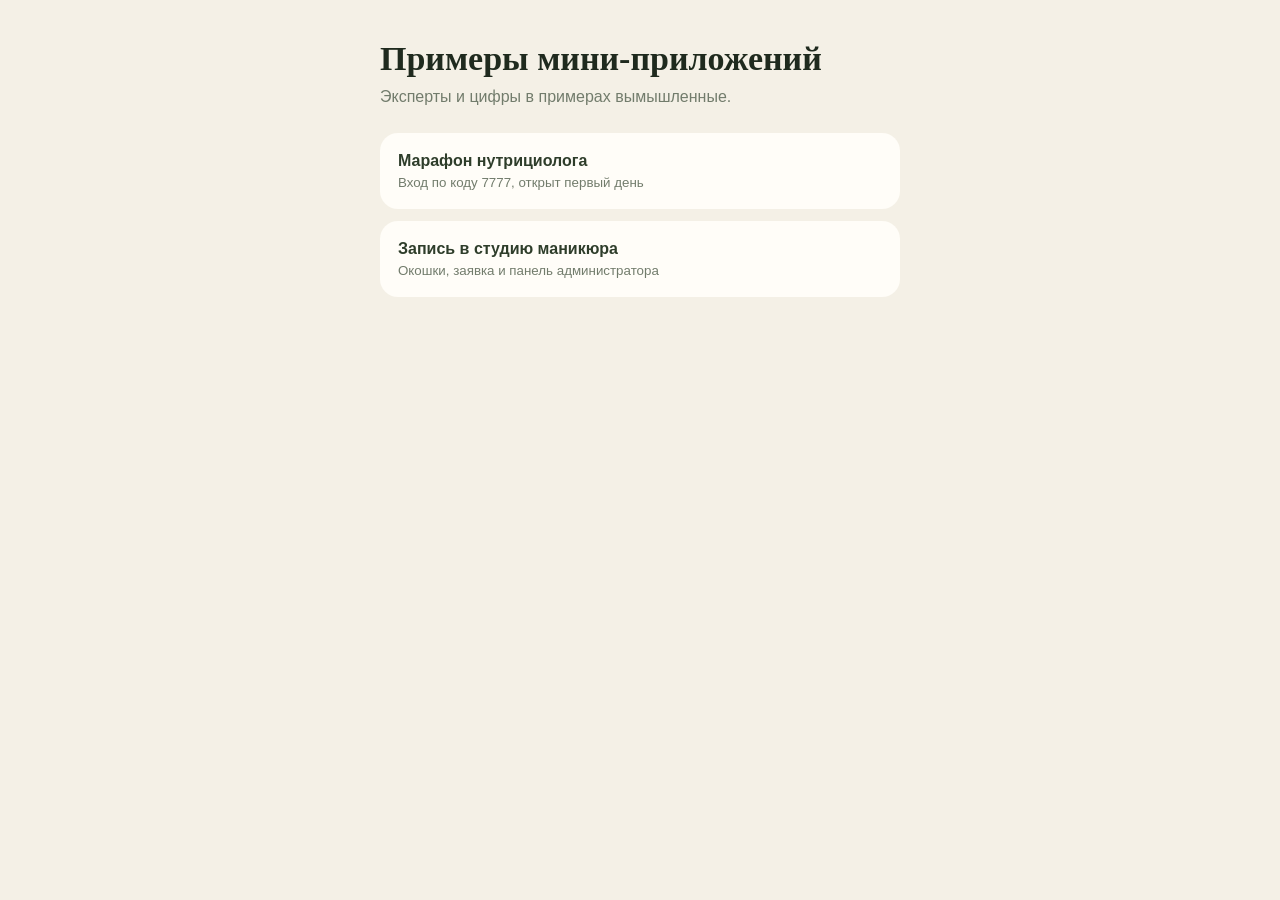
<file: index.html>
<!doctype html>
<html lang="ru">
<head>
<meta charset="utf-8">
<meta name="viewport" content="width=device-width, initial-scale=1">
<title>Примеры мини-приложений</title>
<style>
  body { margin: 0; padding: 40px 20px; background: #F4F0E6; color: #1F2A1E; font: 16px/1.5 -apple-system, "Segoe UI", Roboto, Arial, sans-serif; }
  main { max-width: 520px; margin: 0 auto; }
  h1 { margin: 0 0 8px; font: 600 34px/1.1 Georgia, serif; }
  p { margin: 0 0 24px; color: #727C6C; }
  a { display: block; padding: 16px 18px; border-radius: 18px; background: #FFFDF8; color: #2E3D2A; font-weight: 700; text-decoration: none; }
  small { display: block; font-weight: 400; color: #727C6C; }
</style>
</head>
<body>
<main>
  <h1>Примеры мини-приложений</h1>
  <p>Эксперты и цифры в примерах вымышленные.</p>
  <a href="marafon/">Марафон нутрициолога<small>Вход по коду 7777, открыт первый день</small></a>
  <a href="salon/" style="margin-top:12px">Запись в студию маникюра<small>Окошки, заявка и панель администратора</small></a>
</main>
</body>
</html>
</file>
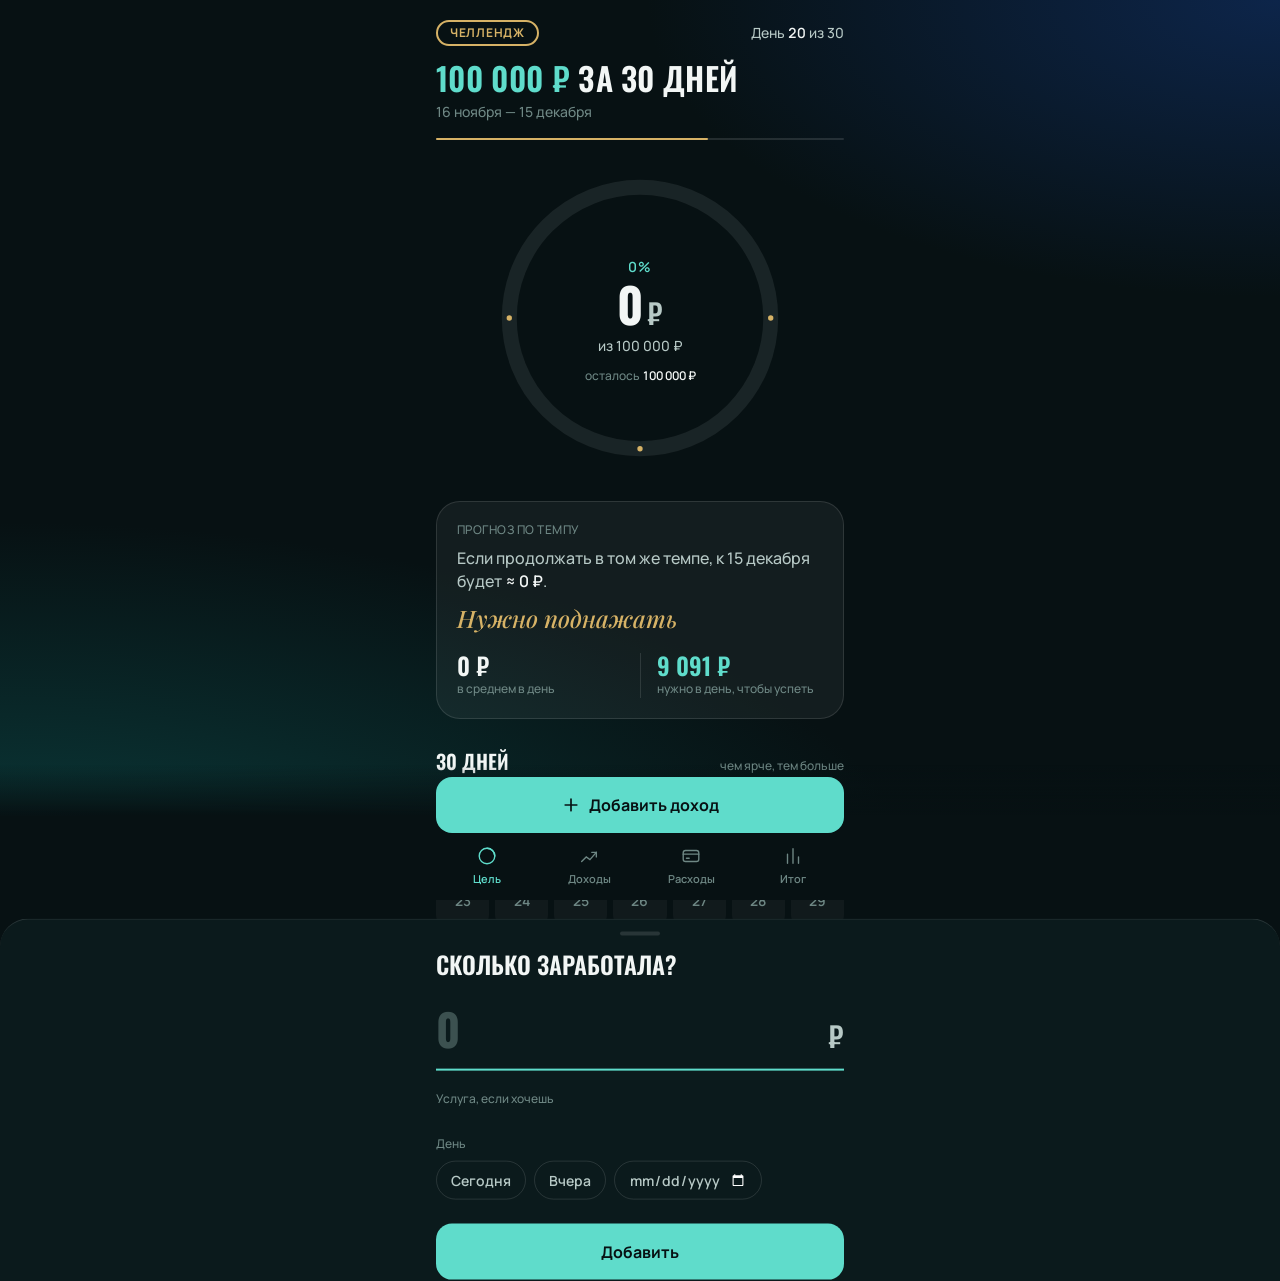
<file: challenge/index.html>
<!doctype html>
<html lang="ru">
<head>
<meta charset="utf-8">
<meta name="viewport" content="width=device-width, initial-scale=1, viewport-fit=cover, maximum-scale=1">
<title>Челлендж 100 000 ₽</title>
<script src="https://telegram.org/js/telegram-web-app.js"></script>
<link rel="preconnect" href="https://fonts.googleapis.com">
<link href="https://fonts.googleapis.com/css2?family=Oswald:wght@500;600;700&family=Manrope:wght@500;600;700&family=Playfair+Display:ital,wght@1,500&display=swap" rel="stylesheet">
<style>
:root{
  --night:#071113; --depth:#0B3E3E; --navy:#0D254A;
  --mint:#5FDCCB; --gold:#D6B266; --white:#F2F6F5; --fog:#B7C9C6; --dust:#6E8784; --err:#C9786C;
  --line:rgba(242,246,245,.12); --card:rgba(242,246,245,.05); --sheet:#0B1A1C;
}
*{box-sizing:border-box;margin:0;padding:0;-webkit-tap-highlight-color:transparent}
html,body{background:var(--night)}
body{
  min-height:100vh;color:var(--white);font:500 16px/1.4 Manrope,sans-serif;
  background:
    radial-gradient(120% 70% at 0% 100%,var(--depth),transparent 60%),
    radial-gradient(90% 60% at 100% 0%,var(--navy),transparent 55%),
    var(--night);
  background-attachment:fixed;
  -webkit-user-select:none;user-select:none;
}
button{font:inherit;color:inherit}
.num{font-variant-numeric:tabular-nums}
.app{max-width:440px;margin:0 auto;padding:20px 16px 176px}
.view{display:none}
.view.on{display:block;animation:in .35s ease-out}
@keyframes in{from{opacity:0;transform:translateY(12px)}to{opacity:1;transform:none}}

/* верх */
.top{display:flex;align-items:center;justify-content:space-between}
.pill{border:2px solid var(--gold);color:var(--gold);border-radius:99px;padding:4px 12px;font:700 12px/1.2 Manrope;letter-spacing:.06em;text-transform:uppercase}
.day{color:var(--fog);font-size:14px}
.day b{color:var(--white);font-weight:600}
h1{margin-top:16px;font:600 32px/1 Oswald;text-transform:uppercase;letter-spacing:.01em}
h1 em{font-style:normal;color:var(--mint)}
.dates{margin-top:8px;color:var(--dust);font-size:14px}
.track{margin-top:16px;height:2px;background:var(--line);position:relative;border-radius:2px}
.track i{position:absolute;left:0;top:0;bottom:0;background:var(--gold);border-radius:2px;transition:width .8s}

/* кольцо */
.ring-wrap{position:relative;width:min(300px,82vw);aspect-ratio:1;margin:28px auto 0}
.ring-wrap svg{width:100%;height:100%;transform:rotate(-90deg)}
.ring-bg{stroke:rgba(242,246,245,.08)}
.ring-fg{stroke:var(--mint);stroke-linecap:round}
.tick{fill:var(--gold)}
.ring-c{position:absolute;inset:0;display:flex;flex-direction:column;align-items:center;justify-content:center;text-align:center}
.pct{font:600 14px Manrope;color:var(--mint);letter-spacing:.04em}
.sum{margin-top:4px;font:700 48px/1 Oswald;letter-spacing:.01em;white-space:nowrap}
.sum small{font-size:28px;font-weight:600;margin-left:4px;color:var(--fog)}
.of{margin-top:8px;color:var(--fog);font-size:14px}
.left{margin-top:12px;color:var(--dust);font-size:12px}
.left b{color:var(--white);font-weight:600}

/* карточки */
.card{margin-top:28px;background:var(--card);border:1px solid var(--line);border-radius:24px;padding:20px}
.label{color:var(--dust);font-size:12px;letter-spacing:.04em;text-transform:uppercase}
.f-text{margin-top:8px;color:var(--fog)}
.f-text b{color:var(--white);font-weight:600}
.verdict{margin-top:12px;font:italic 500 24px/1.2 "Playfair Display",serif;color:var(--gold)}
.split{margin-top:20px;display:grid;grid-template-columns:1fr 1px 1fr;gap:16px;align-items:start}
.split .bar{background:var(--line);height:100%}
.k{font:600 24px/1 Oswald}
.k-mint{color:var(--mint)}
.kl{margin-top:4px;color:var(--dust);font-size:12px}

/* разделы */
.sec{margin-top:32px;display:flex;justify-content:space-between;align-items:baseline;gap:12px}
.sec h2{font:600 20px/1 Oswald;text-transform:uppercase}
.sec span,.sec button{color:var(--dust);font-size:12px;background:none;border:0;cursor:pointer}
.wd,.cal{display:grid;grid-template-columns:repeat(7,1fr);gap:6px}
.wd{margin-top:16px}
.wd span{text-align:center;color:var(--dust);font-size:12px}
.cal{margin-top:8px}
.c{aspect-ratio:1;border-radius:12px;display:flex;flex-direction:column;align-items:center;justify-content:center;font:600 14px Manrope;color:var(--fog);background:rgba(242,246,245,.04);border:1px solid transparent;cursor:pointer;transition:background .5s}
.c small{font-size:9px;font-weight:600;margin-top:1px;opacity:.85}
.c.blank{background:none;cursor:default}
.c.fut{color:rgba(110,135,132,.6);background:rgba(242,246,245,.02);cursor:default}
.c.zero{color:var(--dust)}
.c.today{border-color:var(--gold)}
.c.l1{background:rgba(95,220,203,.14);color:var(--white)}
.c.l2{background:rgba(95,220,203,.3);color:var(--white)}
.c.l3{background:rgba(95,220,203,.55);color:var(--night)}
.c.l4{background:var(--mint);color:var(--night)}

/* списки */
.list{margin-top:8px}
.row{width:100%;display:flex;justify-content:space-between;align-items:center;gap:12px;padding:14px 0;border:0;border-bottom:1px solid var(--line);background:none;text-align:left;cursor:pointer}
.row:last-child{border-bottom:0}
.row .t{font-size:16px}
.row .d{color:var(--dust);font-size:12px;margin-top:2px}
.row .a{font:600 20px Oswald;color:var(--mint);white-space:nowrap}
.row .a.minus{color:var(--white)}
.day-h{margin-top:20px;color:var(--dust);font-size:12px;display:flex;justify-content:space-between}
.empty{margin-top:24px;color:var(--dust);text-align:center;padding:32px 16px;border:1px dashed var(--line);border-radius:24px}
.empty b{display:block;color:var(--fog);font-weight:600;margin-bottom:4px}
.big{margin-top:20px;font:700 44px/1 Oswald;white-space:nowrap}
.big.mint{color:var(--mint)}
.big small{font-size:24px;color:var(--fog);margin-left:4px}
.sub{margin-top:8px;color:var(--fog);font-size:14px}

/* итог */
.sumrow{display:flex;justify-content:space-between;align-items:baseline;padding:12px 0;border-bottom:1px solid var(--line)}
.sumrow:last-child{border:0}
.sumrow span{color:var(--fog)}
.sumrow b{font:600 22px Oswald}
.sumrow.total b{font-size:32px;color:var(--mint)}
.bars{margin-top:12px}
.br{margin-top:14px}
.br-top{display:flex;justify-content:space-between;font-size:14px}
.br-top span:last-child{font:600 16px Oswald}
.br-line{margin-top:6px;height:6px;border-radius:6px;background:rgba(242,246,245,.06);overflow:hidden}
.br-line i{display:block;height:100%;background:var(--mint);border-radius:6px;transition:width .9s cubic-bezier(.2,.8,.2,1)}
.facts{margin-top:4px;display:grid;grid-template-columns:1fr 1fr;gap:20px 16px}
.set{margin-top:12px}
.set label{display:flex;justify-content:space-between;align-items:center;padding:12px 0;border-bottom:1px solid var(--line);color:var(--fog)}
.set input{background:rgba(242,246,245,.06);border:1px solid var(--line);border-radius:12px;color:var(--white);font:600 14px Manrope;padding:8px 10px;color-scheme:dark;width:150px;text-align:right}
.danger{margin-top:20px;width:100%;background:none;border:1px solid var(--line);border-radius:16px;padding:14px;color:var(--err);font-weight:600;cursor:pointer}

/* низ */
.dock{position:fixed;left:0;right:0;bottom:0;padding:12px 16px calc(12px + env(safe-area-inset-bottom));background:linear-gradient(to top,var(--night) 62%,rgba(7,17,19,0));z-index:5}
.dock-in{max-width:408px;margin:0 auto}
.btn{width:100%;height:56px;border:0;border-radius:16px;background:var(--mint);color:var(--night);font:700 16px Manrope;display:flex;align-items:center;justify-content:center;gap:8px;cursor:pointer;transition:transform .1s}
.btn:active{transform:scale(.98)}
.btn.ghost{background:none;border:1px solid var(--line);color:var(--fog)}
.btn[hidden]{display:none}
.tabs{margin-top:10px;display:grid;grid-template-columns:repeat(4,1fr)}
.tab{display:flex;flex-direction:column;align-items:center;gap:4px;color:var(--dust);font-size:11px;font-weight:600;background:none;border:0;cursor:pointer;padding:2px 0}
.tab svg{width:22px;height:22px}
.tab.on{color:var(--mint)}

/* шторка */
.veil{position:fixed;inset:0;background:rgba(4,10,11,.6);opacity:0;pointer-events:none;transition:opacity .25s;z-index:8}
.veil.on{opacity:1;pointer-events:auto}
.sheet{position:fixed;left:0;right:0;bottom:0;transform:translateY(105%);transition:transform .35s cubic-bezier(.2,.8,.2,1);background:var(--sheet);border-top:1px solid var(--line);border-radius:28px 28px 0 0;padding:12px 16px calc(20px + env(safe-area-inset-bottom));z-index:9}
.sheet.on{transform:none}
.sheet-in{max-width:408px;margin:0 auto}
.grab{width:40px;height:4px;border-radius:4px;background:var(--line);margin:0 auto 16px}
.sheet h3{font:600 24px/1 Oswald;text-transform:uppercase}
.amount{margin-top:20px;display:flex;align-items:baseline;gap:8px;border-bottom:2px solid var(--mint);padding-bottom:8px}
.amount input{flex:1;min-width:0;background:none;border:0;outline:0;color:var(--white);font:700 44px/1 Oswald;font-variant-numeric:tabular-nums}
.amount input::placeholder{color:rgba(110,135,132,.5)}
.amount span{font:600 28px Oswald;color:var(--fog)}
.f-lab{margin-top:20px;color:var(--dust);font-size:12px}
.chips{margin-top:8px;display:flex;flex-wrap:wrap;gap:8px}
.chip{border:1px solid var(--line);background:none;color:var(--fog);border-radius:99px;padding:8px 14px;font:600 14px Manrope;cursor:pointer}
.chip.on{border-color:var(--mint);color:var(--mint);background:rgba(95,220,203,.08)}
.chip input{background:none;border:0;color:inherit;font:inherit;color-scheme:dark;width:118px;outline:0}
.note{margin-top:8px;width:100%;background:rgba(242,246,245,.05);border:1px solid var(--line);border-radius:14px;padding:12px 14px;color:var(--white);font:500 16px Manrope;outline:0}
.note::placeholder{color:var(--dust)}
.sheet .btn{margin-top:24px}

/* рубеж */
.toast{position:fixed;left:50%;top:calc(16px + env(safe-area-inset-top));transform:translate(-50%,-16px);opacity:0;transition:.5s cubic-bezier(.2,.8,.2,1);background:var(--sheet);border:1px solid var(--gold);border-radius:99px;padding:10px 20px;font:italic 500 18px "Playfair Display",serif;color:var(--gold);white-space:nowrap;pointer-events:none;z-index:10}
.toast.on{opacity:1;transform:translate(-50%,0)}
.ring-wrap.flash .ring-fg{animation:fl .9s ease-out}
@keyframes fl{0%{stroke-width:14}35%{stroke-width:18}100%{stroke-width:14}}
</style>
</head>
<body>
<div class="app">

<!-- ===== ЦЕЛЬ ===== -->
<section class="view on" id="v-goal">
  <div class="top">
    <span class="pill">Челлендж</span>
    <span class="day" id="dayLabel"></span>
  </div>
  <h1><em id="goalTitle">100 000 ₽</em> за 30 дней</h1>
  <div class="dates" id="dates"></div>
  <div class="track"><i id="dayBar"></i></div>

  <div class="ring-wrap" id="ringWrap">
    <svg viewBox="0 0 280 280" aria-hidden="true">
      <circle class="ring-bg" cx="140" cy="140" r="122" fill="none" stroke-width="14"/>
      <circle class="ring-fg" id="ring" cx="140" cy="140" r="122" fill="none" stroke-width="14"/>
      <g id="ticks"></g>
    </svg>
    <div class="ring-c">
      <div class="pct num" id="pct">0%</div>
      <div class="sum num"><span id="sum">0</span><small>₽</small></div>
      <div class="of" id="ofGoal"></div>
      <div class="left" id="leftWrap">осталось <b class="num" id="left"></b></div>
    </div>
  </div>

  <div class="card" id="forecast">
    <div class="label">Прогноз по темпу</div>
    <div class="f-text" id="fText"></div>
    <div class="verdict" id="verdict"></div>
    <div class="split">
      <div><div class="k num" id="avg"></div><div class="kl">в среднем в день</div></div>
      <div class="bar"></div>
      <div><div class="k k-mint num" id="need"></div><div class="kl" id="needL">нужно в день, чтобы успеть</div></div>
    </div>
  </div>

  <div class="sec"><h2>30 дней</h2><span>чем ярче, тем больше</span></div>
  <div class="wd"><span>пн</span><span>вт</span><span>ср</span><span>чт</span><span>пт</span><span>сб</span><span>вс</span></div>
  <div class="cal" id="cal"></div>

  <div id="lastWrap">
    <div class="sec"><h2>Последние</h2><button data-go="inc">все доходы →</button></div>
    <div class="list" id="last"></div>
  </div>
</section>

<!-- ===== ДОХОДЫ ===== -->
<section class="view" id="v-inc">
  <h1>Доходы</h1>
  <div class="big mint num" id="incTotal"></div>
  <div class="sub" id="incSub"></div>
  <div id="incList"></div>
</section>

<!-- ===== РАСХОДЫ ===== -->
<section class="view" id="v-exp">
  <h1>Расходы</h1>
  <div class="big num" id="expTotal"></div>
  <div class="sub">Подписки, нейросети, реклама и всё, что ушло на работу. В итоге вычтем, чтобы было по-честному.</div>
  <div id="expList"></div>
</section>

<!-- ===== ИТОГ ===== -->
<section class="view" id="v-sum">
  <h1>Итог</h1>
  <div class="card">
    <div class="sumrow"><span>Заработала</span><b class="num" id="sInc"></b></div>
    <div class="sumrow"><span>Потратила</span><b class="num" id="sExp"></b></div>
    <div class="sumrow total"><span>Чистыми</span><b class="num" id="sNet"></b></div>
    <div class="verdict" id="sVerdict"></div>
  </div>

  <div class="sec"><h2>По услугам</h2></div>
  <div class="bars" id="bars"></div>

  <div class="sec"><h2>Цифры</h2></div>
  <div class="card facts" id="facts" style="margin-top:12px"></div>

  <div class="sec"><h2>Расходы по видам</h2></div>
  <div class="bars" id="expBars"></div>

  <div class="sec"><h2>Настройки</h2></div>
  <div class="set">
    <label>Дата старта <input type="date" id="setStart"></label>
    <label>Цель, ₽ <input inputmode="numeric" id="setGoal"></label>
  </div>
  <button class="danger" id="wipe">Стереть все записи</button>
</section>
</div>

<div class="dock"><div class="dock-in">
  <button class="btn" id="mainBtn">
    <svg width="20" height="20" viewBox="0 0 24 24" fill="none" stroke="currentColor" stroke-width="2" stroke-linecap="round"><path d="M12 5v14M5 12h14"/></svg>
    <span id="mainBtnT">Добавить доход</span>
  </button>
  <div class="tabs">
    <button class="tab on" data-go="goal"><svg viewBox="0 0 24 24" fill="none" stroke="currentColor" stroke-width="1.5"><circle cx="12" cy="12" r="8.5"/><path d="M12 3.5a8.5 8.5 0 0 1 8.5 8.5" stroke-linecap="round"/></svg>Цель</button>
    <button class="tab" data-go="inc"><svg viewBox="0 0 24 24" fill="none" stroke="currentColor" stroke-width="1.5" stroke-linecap="round"><path d="M4 18l5-5 4 3 7-8"/><path d="M15 8h5v5"/></svg>Доходы</button>
    <button class="tab" data-go="exp"><svg viewBox="0 0 24 24" fill="none" stroke="currentColor" stroke-width="1.5" stroke-linecap="round"><rect x="3.5" y="6" width="17" height="12" rx="2.5"/><path d="M3.5 10h17M7 14.5h3"/></svg>Расходы</button>
    <button class="tab" data-go="sum"><svg viewBox="0 0 24 24" fill="none" stroke="currentColor" stroke-width="1.5" stroke-linecap="round"><path d="M6 20V10M12 20V4M18 20v-7"/></svg>Итог</button>
  </div>
</div></div>

<div class="veil" id="veil"></div>
<div class="sheet" id="sheet"><div class="sheet-in">
  <div class="grab"></div>
  <h3 id="shTitle">Сколько заработала?</h3>
  <label class="amount"><input id="amt" inputmode="numeric" placeholder="0" autocomplete="off"><span>₽</span></label>
  <div class="f-lab" id="tagLab">Услуга, если хочешь</div>
  <div class="chips" id="tags"></div>
  <input class="note" id="note" placeholder="Комментарий, если нужен" maxlength="40" hidden>
  <div class="f-lab">День</div>
  <div class="chips" id="days">
    <button class="chip" data-d="0">Сегодня</button>
    <button class="chip" data-d="-1">Вчера</button>
    <label class="chip" id="otherDay"><input type="date" id="dateIn"></label>
  </div>
  <button class="btn" id="save">Добавить</button>
</div></div>

<div class="toast" id="toast"></div>

<script>
// ================= НАСТРОЙКИ =================
const CONFIG = {
  goal: 100000,
  days: 30,
  start: "2026-11-16",
  services: ["Сайт","Мини-приложение","Ассистент","Консультация","Разбор страницы","Другое"],
  expenses: ["Нейросети","Подписки","Реклама","Другое"],
};

// ================= TELEGRAM =================
const tg = window.Telegram && Telegram.WebApp;
const inTG = !!(tg && tg.platform && tg.platform !== "unknown");
if(inTG){
  tg.ready(); tg.expand();
  try{ tg.setHeaderColor("#071113"); tg.setBackgroundColor("#071113"); }catch(e){}
  try{ if(tg.isVersionAtLeast("7.7")) tg.disableVerticalSwipes(); }catch(e){}
}
const haptic = (k,t)=>{ try{ k==="n" ? tg.HapticFeedback.notificationOccurred(t) : tg.HapticFeedback.impactOccurred(t); }catch(e){} };

// ================= ХРАНЕНИЕ =================
// Облако Telegram: значение до 4096 символов, поэтому режем на куски.
const LS = "challenge100k";
const cloudOK = inTG && tg.CloudStorage && tg.isVersionAtLeast && tg.isVersionAtLeast("6.9");
let S = {start:CONFIG.start, goal:CONFIG.goal, inc:[], exp:[]};

function cloudGet(keys){ return new Promise(r=>tg.CloudStorage.getItems(keys,(e,v)=>r(e?null:v))); }
function cloudSet(k,v){ return new Promise(r=>tg.CloudStorage.setItem(k,v,(e)=>r(!e))); }

async function load(){
  let local = null;
  try{ local = JSON.parse(localStorage.getItem(LS)); }catch(e){}
  let cloud = null;
  if(cloudOK){
    const h = await cloudGet(["n"]);
    const n = h && +h.n;
    if(n){
      const keys = Array.from({length:n},(_,i)=>"d"+i);
      const parts = await cloudGet(keys);
      if(parts){ try{ cloud = JSON.parse(keys.map(k=>parts[k]||"").join("")); }catch(e){} }
    }
  }
  const pick = cloud && local ? ((cloud.t||0) >= (local.t||0) ? cloud : local) : (cloud || local);
  if(pick) S = Object.assign(S, pick);
}
async function save(){
  S.t = Date.now();
  const json = JSON.stringify(S);
  try{ localStorage.setItem(LS, json); }catch(e){}
  if(cloudOK){
    const chunks = json.match(/[\s\S]{1,3800}/g) || [""];
    for(let i=0;i<chunks.length;i++) await cloudSet("d"+i, chunks[i]);
    await cloudSet("n", String(chunks.length));
  }
}

// ================= ДАТЫ =================
const iso = d => `${d.getFullYear()}-${String(d.getMonth()+1).padStart(2,"0")}-${String(d.getDate()).padStart(2,"0")}`;
const parse = s => { const [y,m,d] = s.split("-").map(Number); return new Date(y,m-1,d); };
const addDays = (s,n) => { const d = parse(s); d.setDate(d.getDate()+n); return iso(d); };
const diff = (a,b) => Math.round((parse(b)-parse(a))/864e5);
const MON = ["января","февраля","марта","апреля","мая","июня","июля","августа","сентября","октября","ноября","декабря"];
const human = s => { const d = parse(s); return d.getDate()+" "+MON[d.getMonth()]; };
const todayIso = () => iso(new Date());
const endIso = () => addDays(S.start, CONFIG.days-1);
// номер дня: 0 = ещё не началось, 1..30, после конца 30
function dayNo(){ const n = diff(S.start, todayIso())+1; return n<1 ? 0 : Math.min(n, CONFIG.days); }
const finished = () => diff(S.start, todayIso())+1 > CONFIG.days;
const inRange = s => s>=S.start && s<=endIso();

// ================= ЧИСЛА =================
const fmt = n => Math.round(n).toLocaleString("ru-RU");
const rub = n => fmt(n)+" ₽";
const plural = (n,a,b,c) => { n=Math.abs(n)%100; const m=n%10; return n>10&&n<20?c:m>1&&m<5?b:m===1?a:c; };
const esc = s => String(s).replace(/[&<>"]/g,c=>({"&":"&amp;","<":"&lt;",">":"&gt;",'"':"&quot;"}[c]));
const incIn = () => S.inc.filter(x=>inRange(x.d));
const total = () => incIn().reduce((s,x)=>s+x.a,0);
const expTotal = () => S.exp.reduce((s,x)=>s+x.a,0);

// ================= КОЛЬЦО =================
const R = 122, C = 2*Math.PI*R, ring = document.getElementById("ring");
ring.style.strokeDasharray = C; ring.style.strokeDashoffset = C;
[.25,.5,.75].forEach(p=>{
  const a = p*2*Math.PI;
  document.getElementById("ticks").insertAdjacentHTML("beforeend",`<circle class="tick" cx="${140+R*Math.cos(a)}" cy="${140+R*Math.sin(a)}" r="2.5"/>`);
});
let shown = 0, anim = 0;
function drawRing(v){
  const p = Math.min(1, v/S.goal);
  ring.style.strokeDashoffset = C*(1-p);
  document.getElementById("sum").textContent = fmt(v);
  document.getElementById("pct").textContent = Math.floor(v/S.goal*100)+"%";
  document.getElementById("left").textContent = rub(Math.max(0,S.goal-v));
}
function animateTo(target, ms){
  const from = shown, t0 = performance.now(), id = ++anim;
  const ease = t => 1-Math.pow(1-t,3);
  return new Promise(res=>{
    (function step(now){
      if(id!==anim) return res();
      const t = Math.min(1,(now-t0)/ms);
      shown = from+(target-from)*ease(t); drawRing(shown);
      t<1 ? requestAnimationFrame(step) : res();
    })(t0);
  });
}

// ================= ЭКРАН «ЦЕЛЬ» =================
function renderGoal(){
  const n = dayNo(), s = total(), G = S.goal, D = CONFIG.days;
  document.getElementById("goalTitle").textContent = rub(G);
  document.getElementById("ofGoal").textContent = "из "+rub(G);
  document.getElementById("dates").textContent = human(S.start)+" — "+human(endIso());
  document.getElementById("dayBar").style.width = (n/D*100)+"%";
  const left = diff(todayIso(), S.start);
  document.getElementById("dayLabel").innerHTML = n===0
    ? `Старт через <b class="num">${left}</b> ${plural(left,"день","дня","дней")}`
    : finished() ? "Челлендж завершён" : `День <b class="num">${n}</b> из ${D}`;

  // прогноз
  const fc = document.getElementById("forecast");
  const avg = n ? s/n : 0, proj = avg*D;
  // сколько дней ещё можно зарабатывать, включая сегодняшний
  const remainDays = n===0 ? D : finished() ? 0 : D-n+1;
  const need = Math.max(0, G-s) / Math.max(1, remainDays);
  document.getElementById("avg").textContent = n ? rub(avg) : "—";
  document.getElementById("need").textContent = s>=G ? "0 ₽" : rub(need);
  const f = document.getElementById("fText"), v = document.getElementById("verdict");
  if(n===0){
    f.innerHTML = `Чтобы взять цель, нужно в среднем <b class="num">${rub(G/D)}</b> в день.`;
    v.textContent = "Скоро старт";
  } else if(s>=G){
    f.innerHTML = `Цель взята на ${n}-й день. Всё, что сверху, уже бонус.`;
    v.textContent = "Цель взята!";
  } else if(finished()){
    f.innerHTML = `За ${D} дней заработано <b class="num">${rub(s)}</b>, это ${Math.floor(s/G*100)}% от цели.`;
    v.textContent = s>=G*.8 ? "Совсем чуть-чуть не хватило" : "Хороший опыт и честные цифры";
  } else if(n<3){
    f.innerHTML = `Если так пойдёт и дальше, к ${human(endIso())} будет <b class="num">≈ ${rub(proj)}</b>. Прогноз станет точнее через пару дней.`;
    v.textContent = proj>=G ? "Старт что надо" : "Разгоняемся";
  } else {
    f.innerHTML = `Если продолжать в том же темпе, к&nbsp;${human(endIso()).replace(" ","&nbsp;")} будет <b class="num">≈ ${rub(proj)}</b>.`;
    v.textContent = proj>=G*1.1 ? "Успеваешь с запасом" : proj>=G ? "Успеваешь, но впритык" : proj>=G*.8 ? "Почти успеваешь, поднажми" : "Нужно поднажать";
  }

  // календарь
  const by = {}; incIn().forEach(x=>by[x.d]=(by[x.d]||0)+x.a);
  const offset = (parse(S.start).getDay()+6)%7;
  let h = '<div class="c blank"></div>'.repeat(offset);
  const today = todayIso();
  for(let i=0;i<D;i++){
    const ds = addDays(S.start,i), a = by[ds]||0, dt = parse(ds);
    let cls = "c";
    if(ds>today) cls+=" fut";
    else if(!a) cls+=" zero";
    else cls += a>=10000?" l4":a>=5000?" l3":a>=2500?" l2":" l1";
    if(ds===today) cls+=" today";
    const lab = a ? (a>=1000 ? String(Math.round(a/100)/10).replace(".",",")+"к" : a) : "";
    h += `<div class="${cls}" data-day="${ds}">${dt.getDate()}${lab?`<small>${lab}</small>`:""}</div>`;
  }
  document.getElementById("cal").innerHTML = h;

  // последние
  const last = [...S.inc].sort(byDate).slice(0,3);
  document.getElementById("lastWrap").hidden = !last.length;
  document.getElementById("last").innerHTML = last.map(rowInc).join("");
}
const byDate = (a,b) => b.d.localeCompare(a.d) || b.id-a.id;
const rowInc = x => `<button class="row" data-del="inc:${x.id}"><div><div class="t">${esc(x.s||"Доход")}</div><div class="d">${human(x.d)}</div></div><div class="a num">+${fmt(x.a)}</div></button>`;
const rowExp = x => `<button class="row" data-del="exp:${x.id}"><div><div class="t">${esc(x.n||x.c)}</div><div class="d">${x.n?esc(x.c)+" · ":""}${human(x.d)}</div></div><div class="a minus num">−${fmt(x.a)}</div></button>`;

function grouped(items,row){
  const g = {};
  [...items].sort(byDate).forEach(x=>(g[x.d]=g[x.d]||[]).push(x));
  return Object.keys(g).map(d=>{
    const sum = g[d].reduce((s,x)=>s+x.a,0);
    const n = diff(S.start,d)+1;
    const dayTag = n>=1 && n<=CONFIG.days ? `день ${n} · ` : "";
    return `<div class="day-h"><span>${dayTag}${human(d)}</span><span class="num">${fmt(sum)} ₽</span></div><div class="list">${g[d].map(row).join("")}</div>`;
  }).join("");
}

// ================= ДОХОДЫ / РАСХОДЫ =================
function renderInc(){
  const s = total(), cnt = incIn().length;
  document.getElementById("incTotal").innerHTML = `${fmt(s)}<small>₽</small>`;
  document.getElementById("incSub").textContent = cnt ? `${cnt} ${plural(cnt,"запись","записи","записей")}. Нажми на запись, если нужно её удалить.` : "";
  document.getElementById("incList").innerHTML = S.inc.length ? grouped(S.inc,rowInc)
    : `<div class="empty"><b>Пока пусто</b>Первая сумма появится здесь и сразу добавится в кольцо.</div>`;
}
function renderExp(){
  document.getElementById("expTotal").innerHTML = `${fmt(expTotal())}<small>₽</small>`;
  document.getElementById("expList").innerHTML = S.exp.length ? grouped(S.exp,rowExp)
    : `<div class="empty"><b>Расходов пока нет</b>Добавь подписки и нейросети, на которые тратишься в челлендже.</div>`;
}

// ================= ИТОГ =================
function bars(map, el, sumAll){
  const arr = Object.entries(map).sort((a,b)=>b[1]-a[1]);
  const max = arr.length ? arr[0][1] : 1;
  document.getElementById(el).innerHTML = arr.length ? arr.map(([k,v])=>
    `<div class="br"><div class="br-top"><span>${esc(k)}</span><span class="num">${fmt(v)} ₽</span></div><div class="br-line"><i style="width:0" data-w="${v/max*100}"></i></div></div>`).join("")
    : `<div class="empty" style="margin-top:12px">Здесь появится, когда будут записи.</div>`;
  requestAnimationFrame(()=>requestAnimationFrame(()=>document.querySelectorAll(`#${el} i`).forEach(i=>i.style.width=i.dataset.w+"%")));
}
function renderSum(){
  const s = total(), e = expTotal(), net = s-e;
  document.getElementById("sInc").textContent = rub(s);
  document.getElementById("sExp").textContent = (e?"−":"")+rub(e);
  document.getElementById("sNet").textContent = rub(net);
  document.getElementById("sVerdict").textContent =
    s>=S.goal ? "Цель взята!" : `${Math.floor(s/S.goal*100)}% от цели`;
  const bs = {}; incIn().forEach(x=>{ const k = x.s||"Без услуги"; bs[k]=(bs[k]||0)+x.a; });
  bars(bs,"bars");
  const be = {}; S.exp.forEach(x=>be[x.c]=(be[x.c]||0)+x.a);
  bars(be,"expBars");
  const by = {}; incIn().forEach(x=>by[x.d]=(by[x.d]||0)+x.a);
  const best = Object.entries(by).sort((a,b)=>b[1]-a[1])[0];
  const daysWith = Object.keys(by).length, n = dayNo();
  const deals = incIn().length;
  document.getElementById("facts").innerHTML = [
    [best?rub(best[1]):"—", best?"лучший день, "+human(best[0]):"лучший день"],
    [`${daysWith} из ${n||CONFIG.days}`, "дней с доходом"],
    [deals?rub(s/deals):"—", "средний чек"],
    [String(deals), plural(deals,"оплата","оплаты","оплат")],
  ].map(([k,l])=>`<div><div class="k num">${k}</div><div class="kl">${l}</div></div>`).join("");
  document.getElementById("setStart").value = S.start;
  document.getElementById("setGoal").value = fmt(S.goal);
}

// ================= ВКЛАДКИ =================
let tab = "goal";
function go(t){
  tab = t;
  document.querySelectorAll(".view").forEach(v=>v.classList.toggle("on", v.id==="v-"+t));
  document.querySelectorAll(".tab").forEach(b=>b.classList.toggle("on", b.dataset.go===t));
  const mb = document.getElementById("mainBtn");
  mb.hidden = t==="sum";
  document.getElementById("mainBtnT").textContent = t==="exp" ? "Добавить расход" : "Добавить доход";
  window.scrollTo(0,0);
  render();
  if(t==="goal"){ shown = 0; drawRing(0); setTimeout(()=>animateTo(total(),1600),250); }
  haptic("i","light");
}
function render(){
  if(tab==="goal") renderGoal();
  if(tab==="inc") renderInc();
  if(tab==="exp") renderExp();
  if(tab==="sum") renderSum();
}
document.addEventListener("click", e=>{
  const g = e.target.closest("[data-go]"); if(g){ go(g.dataset.go); return; }
  const d = e.target.closest("[data-del]"); if(d){ askDelete(d.dataset.del); return; }
  const c = e.target.closest(".c[data-day]");
  if(c && !c.classList.contains("fut")) openSheet("inc", c.dataset.day);
});

// ================= ШТОРКА =================
const sheet = document.getElementById("sheet"), veil = document.getElementById("veil");
const amt = document.getElementById("amt"), note = document.getElementById("note"), dateIn = document.getElementById("dateIn");
let mode = "inc", tag = "", date = "";
function setDate(ds){
  date = ds;
  const t = todayIso(), y = addDays(t,-1);
  document.querySelectorAll("#days .chip").forEach(ch=>{
    const v = ch.dataset.d;
    ch.classList.toggle("on", v==="0" ? ds===t : v==="-1" ? ds===y : (ds!==t && ds!==y));
  });
  dateIn.value = ds;
}
function openSheet(m, ds){
  mode = m; tag = m==="exp" ? CONFIG.expenses[0] : "";
  document.getElementById("shTitle").textContent = m==="exp" ? "Сколько потратила?" : "Сколько заработала?";
  document.getElementById("tagLab").textContent = m==="exp" ? "На что" : "Услуга, если хочешь";
  note.hidden = m!=="exp"; note.value = "";
  document.getElementById("save").textContent = "Добавить";
  const list = m==="exp" ? CONFIG.expenses : CONFIG.services;
  document.getElementById("tags").innerHTML = list.map(s=>`<button class="chip${s===tag?" on":""}" data-tag="${esc(s)}">${esc(s)}</button>`).join("");
  // день по умолчанию: сегодня, но для доходов не раньше старта
  let d = ds || todayIso();
  if(m==="inc" && !ds){ if(d<S.start) d = S.start; if(d>endIso()) d = endIso(); }
  setDate(d);
  amt.value = "";
  sheet.classList.add("on"); veil.classList.add("on");
  setTimeout(()=>amt.focus(), 320);
}
function closeSheet(){ sheet.classList.remove("on"); veil.classList.remove("on"); amt.blur(); note.blur(); }
veil.onclick = closeSheet;
document.getElementById("mainBtn").onclick = ()=>openSheet(tab==="exp"?"exp":"inc");
document.getElementById("tags").onclick = e=>{
  const b = e.target.closest("[data-tag]"); if(!b) return;
  const v = b.dataset.tag;
  tag = (mode==="inc" && tag===v) ? "" : v;   // услугу можно снять повторным нажатием
  document.querySelectorAll("#tags .chip").forEach(c=>c.classList.toggle("on", c.dataset.tag===tag));
  haptic("i","light");
};
document.getElementById("days").onclick = e=>{
  const b = e.target.closest("[data-d]"); if(!b) return;
  setDate(addDays(todayIso(), +b.dataset.d));
};
dateIn.onchange = ()=>{ if(dateIn.value) setDate(dateIn.value); };
amt.oninput = ()=>{ const d = amt.value.replace(/\D/g,"").replace(/^0+/,"").slice(0,7); amt.value = d ? fmt(+d) : ""; };

document.getElementById("save").onclick = async ()=>{
  const a = +amt.value.replace(/\D/g,"");
  if(!a){ amt.focus(); haptic("n","error"); return; }
  const id = Date.now();
  if(mode==="exp"){
    S.exp.push({id, d:date, a, c:tag||"Другое", n:note.value.trim()});
    closeSheet(); save(); render(); haptic("n","success");
    return;
  }
  const before = total();
  S.inc.push({id, d:date, a, s:tag});
  closeSheet(); save();
  const counted = inRange(date);
  if(tab!=="goal"){ go("goal"); return; }
  renderGoal();
  if(!counted){ showToast("Этот день вне челленджа"); return; }
  await new Promise(r=>setTimeout(r,450));
  haptic("i","light");
  await animateTo(total(), 1600);
  haptic("n","success");
  const after = total(), G = S.goal;
  const marks = [[1,"Цель взята!"],[.75,"Три четверти пути"],[.5,"Половина пути"],[.25,"Первая четверть"]];
  for(const [p,txt] of marks){
    if(before<G*p && after>=G*p){
      showToast(txt);
      const w = document.getElementById("ringWrap"); w.classList.remove("flash"); void w.offsetWidth; w.classList.add("flash");
      break;
    }
  }
};
function showToast(t){ const el = document.getElementById("toast"); el.textContent = t; el.classList.add("on"); clearTimeout(showToast.t); showToast.t = setTimeout(()=>el.classList.remove("on"),2600); }

// ================= УДАЛЕНИЕ И НАСТРОЙКИ =================
function confirmBox(text){
  return new Promise(r=>{ if(inTG && tg.showConfirm) tg.showConfirm(text, ok=>r(ok)); else r(confirm(text)); });
}
async function askDelete(key){
  const [kind,id] = key.split(":"); const list = S[kind];
  const x = list.find(i=>String(i.id)===id); if(!x) return;
  if(!await confirmBox(`Удалить ${rub(x.a)} за ${human(x.d)}?`)) return;
  S[kind] = list.filter(i=>i!==x); save(); render(); haptic("n","warning");
  if(tab==="goal"){ shown = total(); drawRing(shown); }
}
document.getElementById("setStart").onchange = e=>{ if(e.target.value){ S.start = e.target.value; save(); render(); } };
document.getElementById("setGoal").onchange = e=>{
  const v = +e.target.value.replace(/\D/g,""); if(v>=1000){ S.goal = v; save(); } render();
};
document.getElementById("wipe").onclick = async ()=>{
  if(!await confirmBox("Стереть все доходы и расходы? Вернуть их будет нельзя.")) return;
  S.inc = []; S.exp = []; save(); render(); haptic("n","warning");
};

// ================= СТАРТ =================
load().then(()=>{ renderGoal(); drawRing(0); setTimeout(()=>animateTo(total(),1800),300); });
</script>
</body>
</html>
</file>
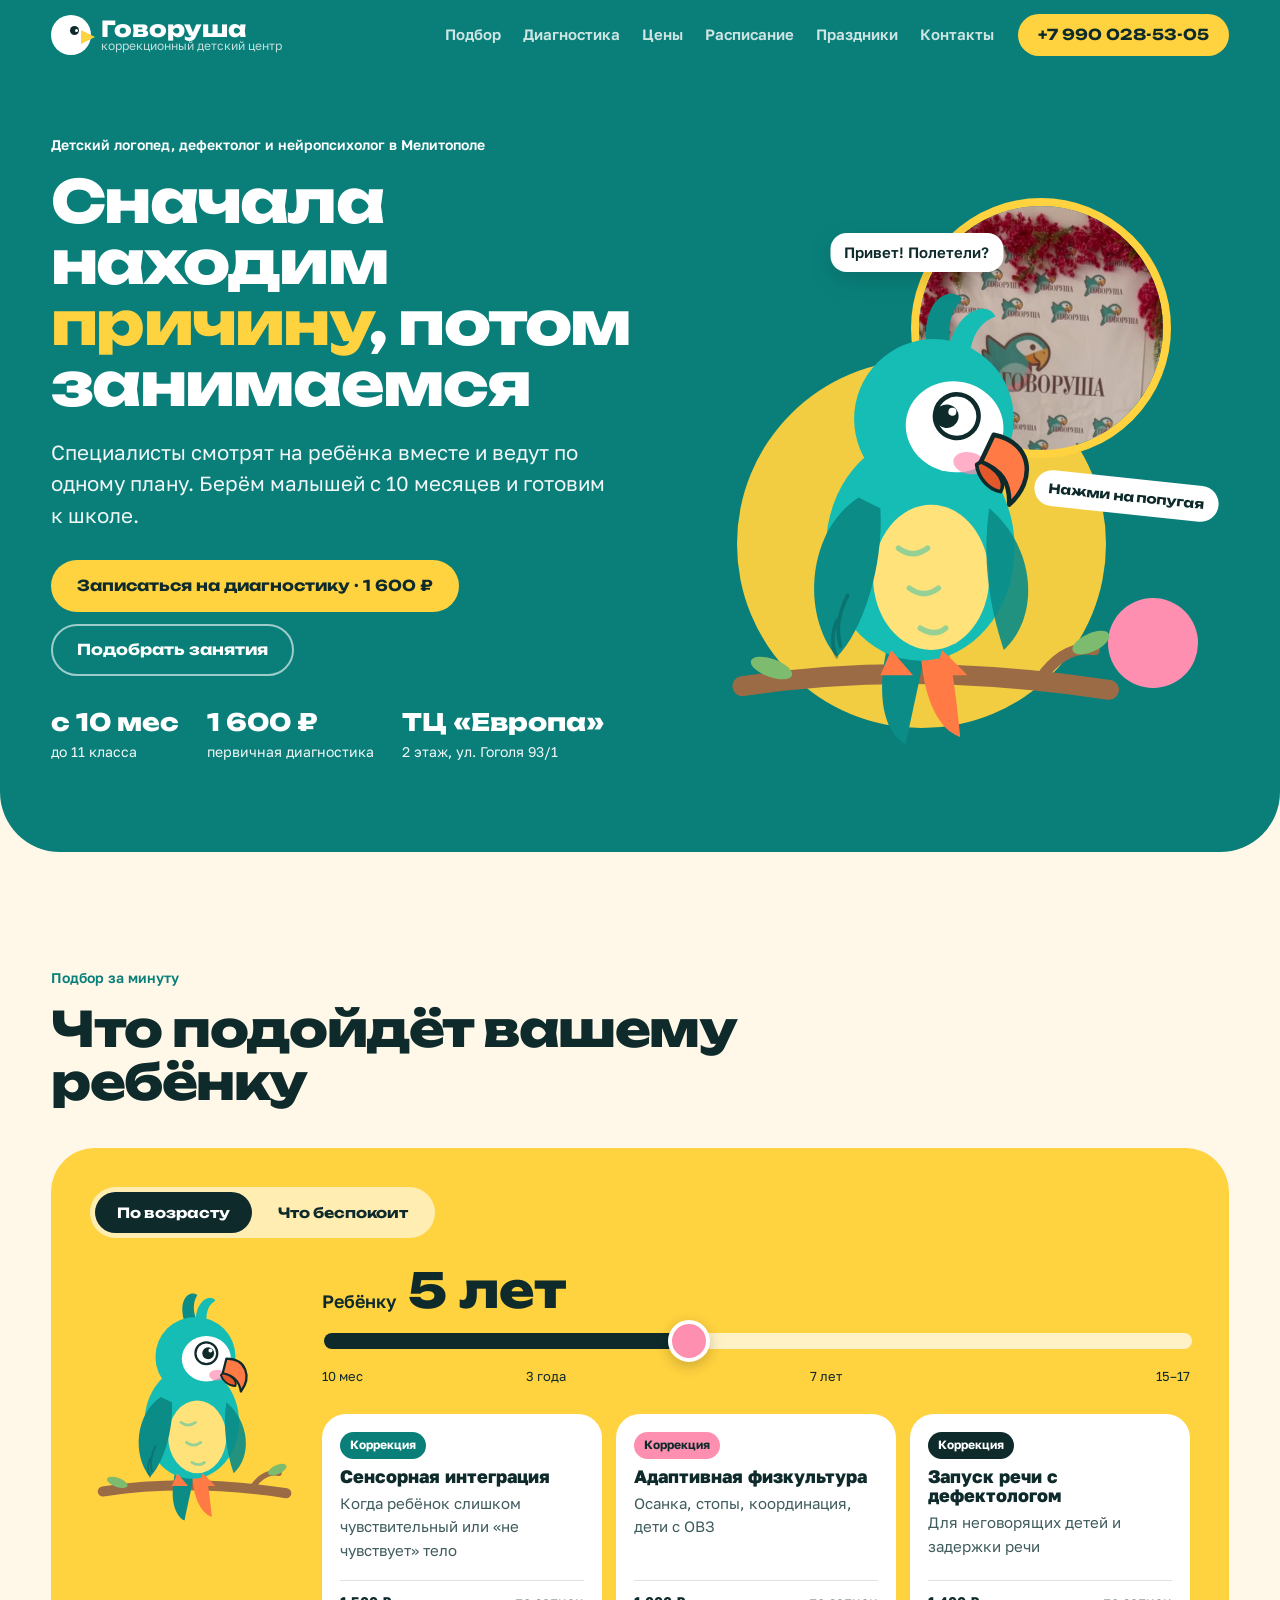
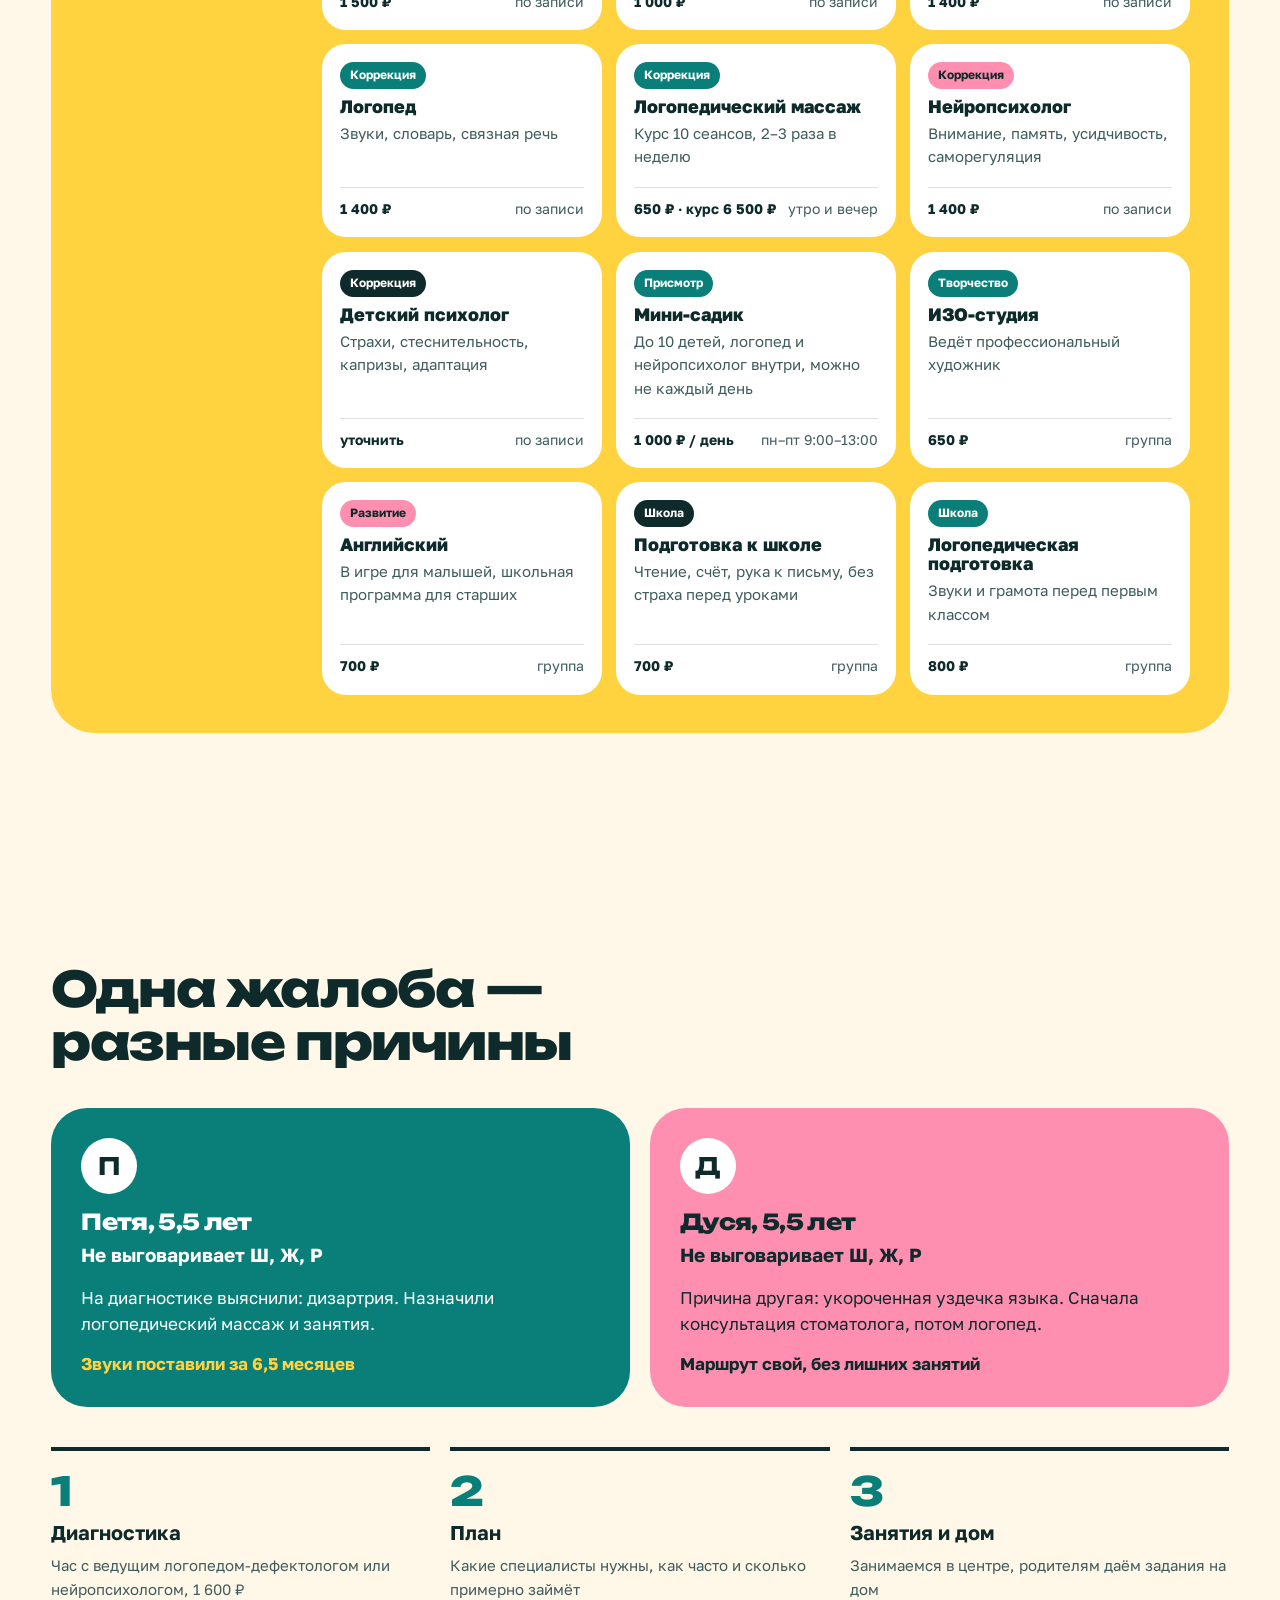
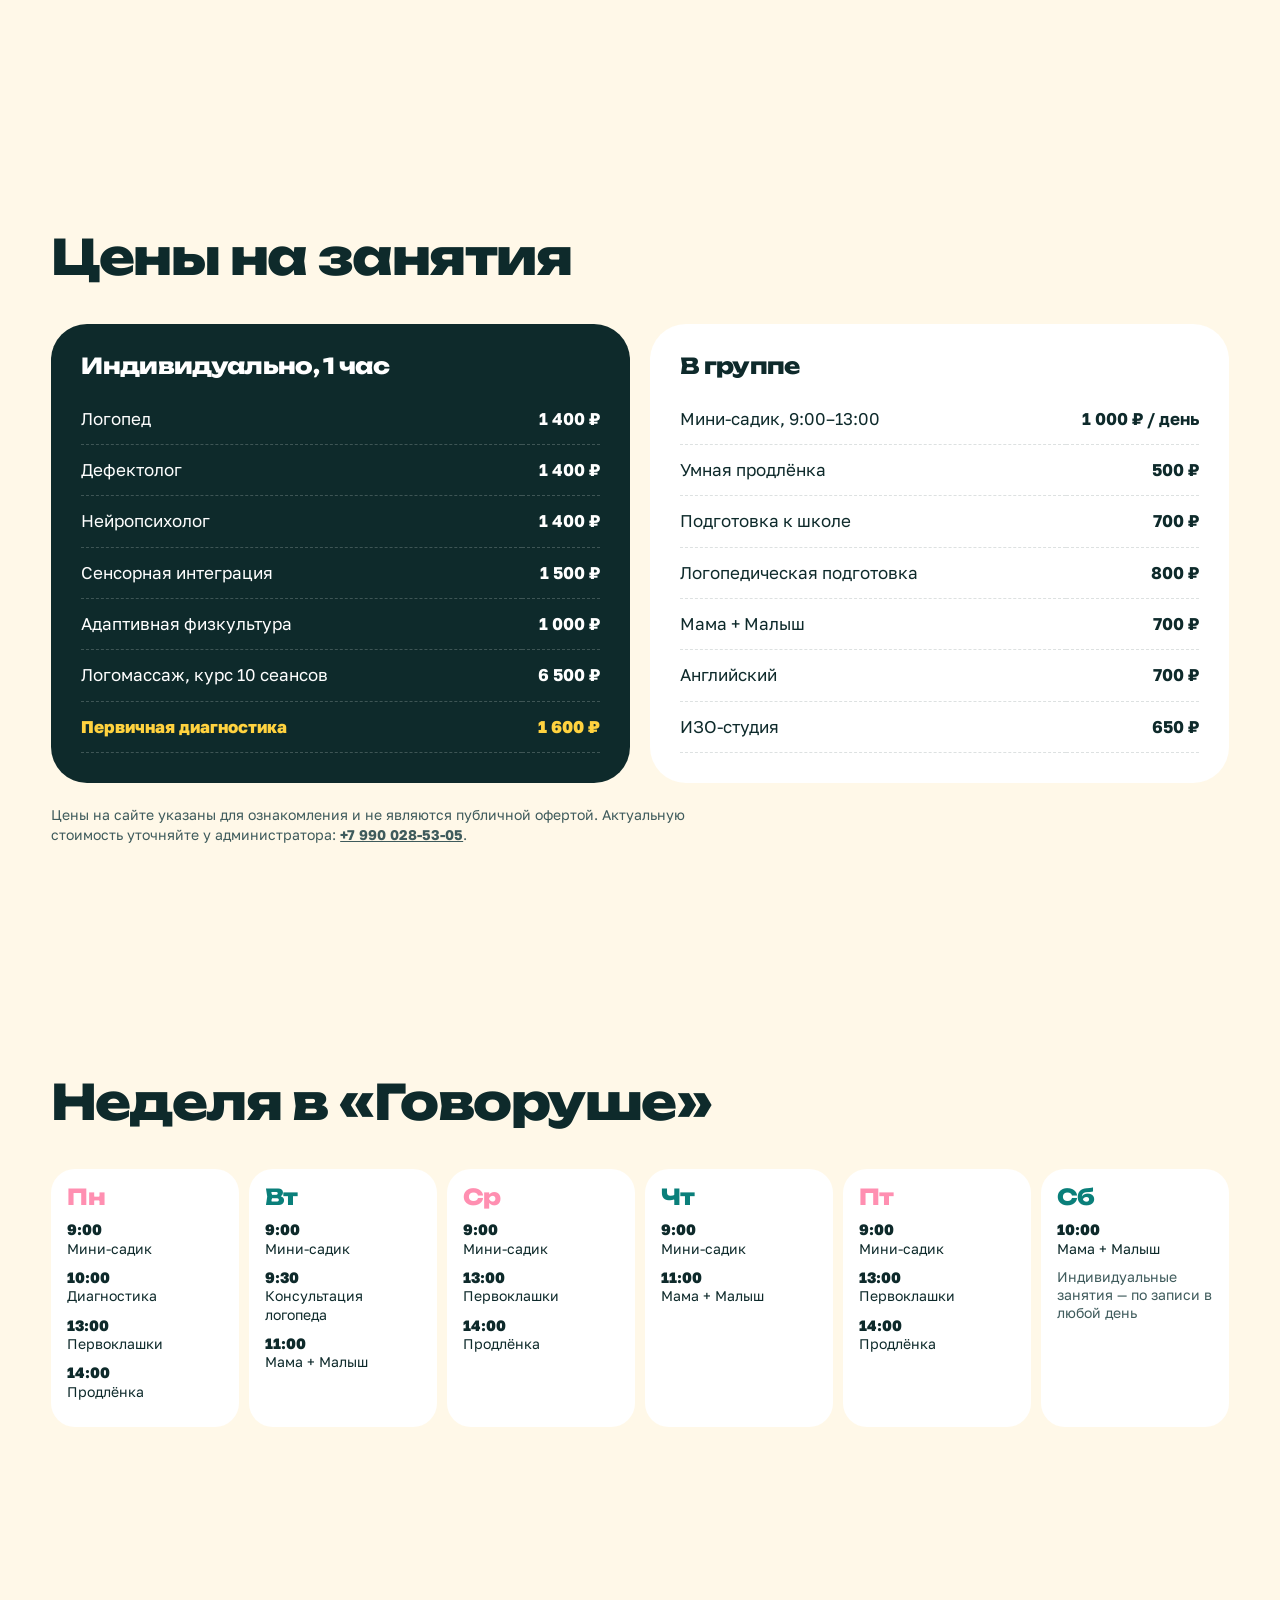
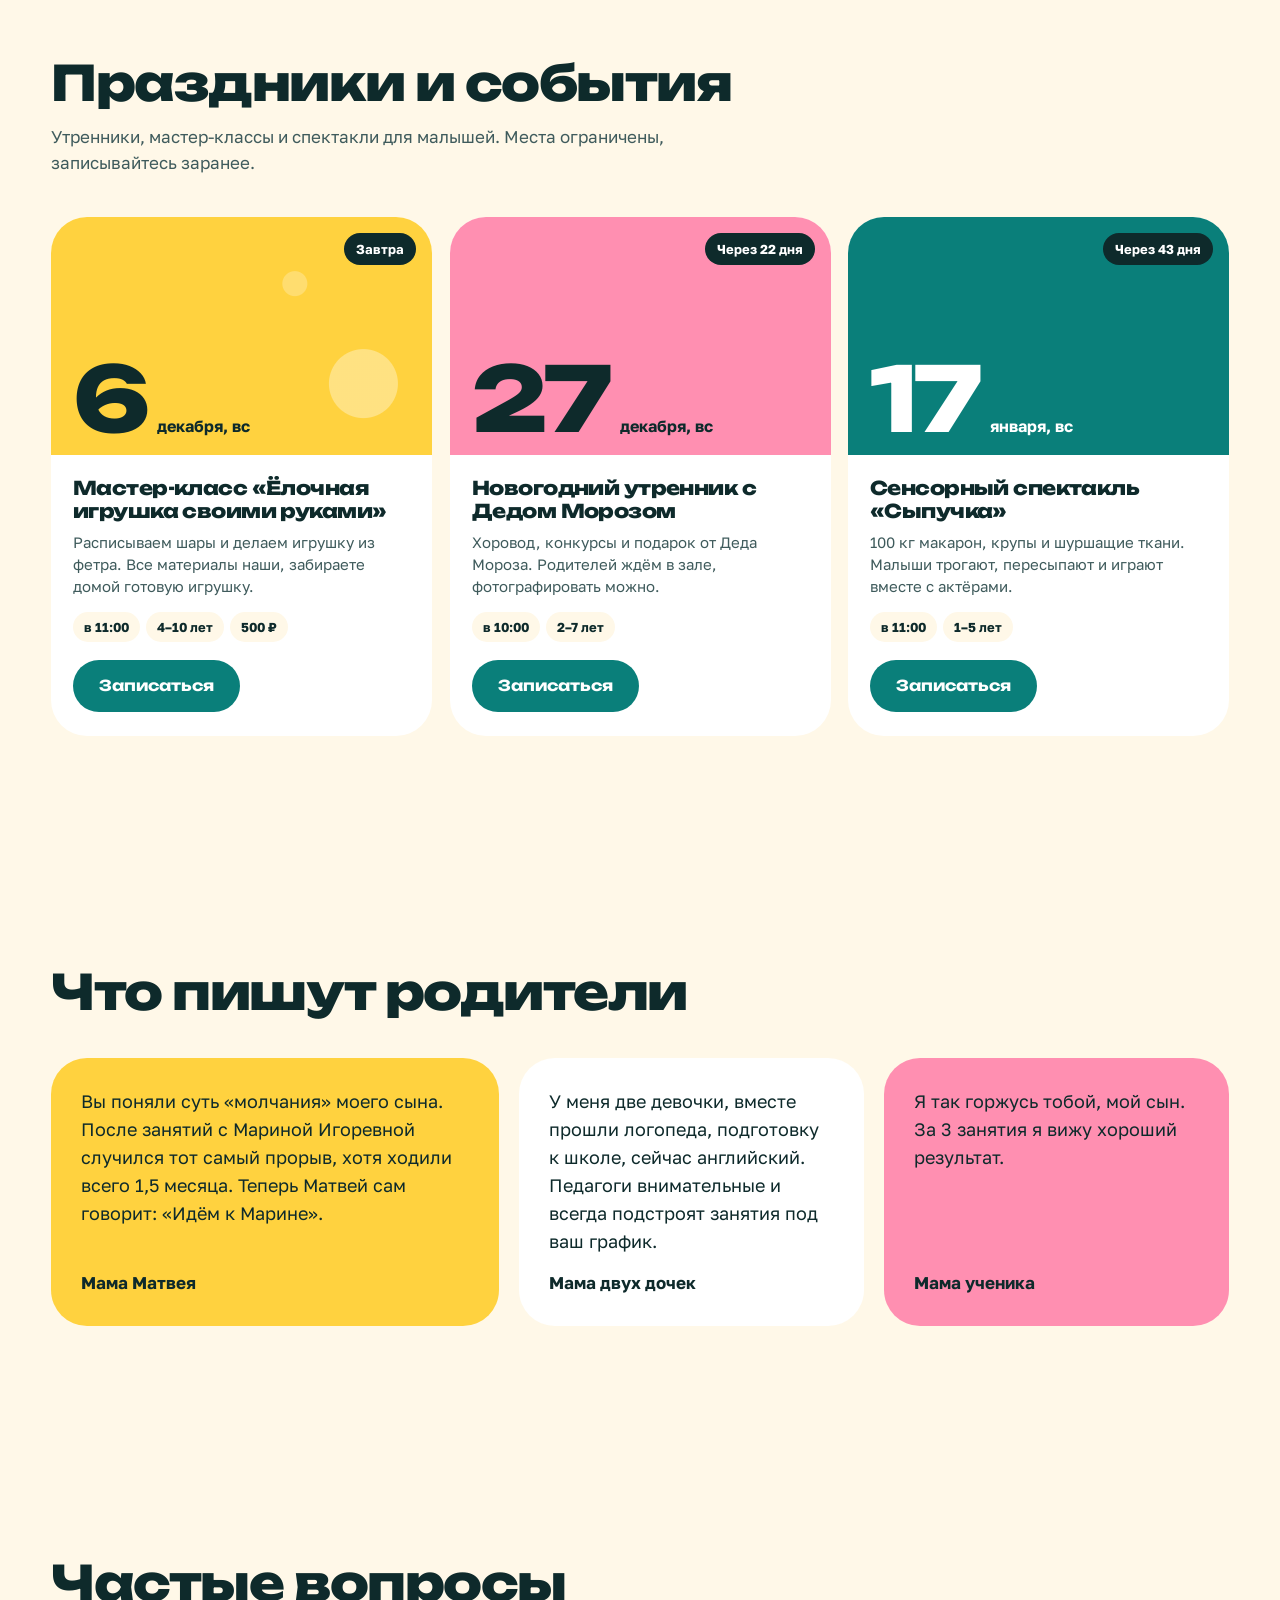
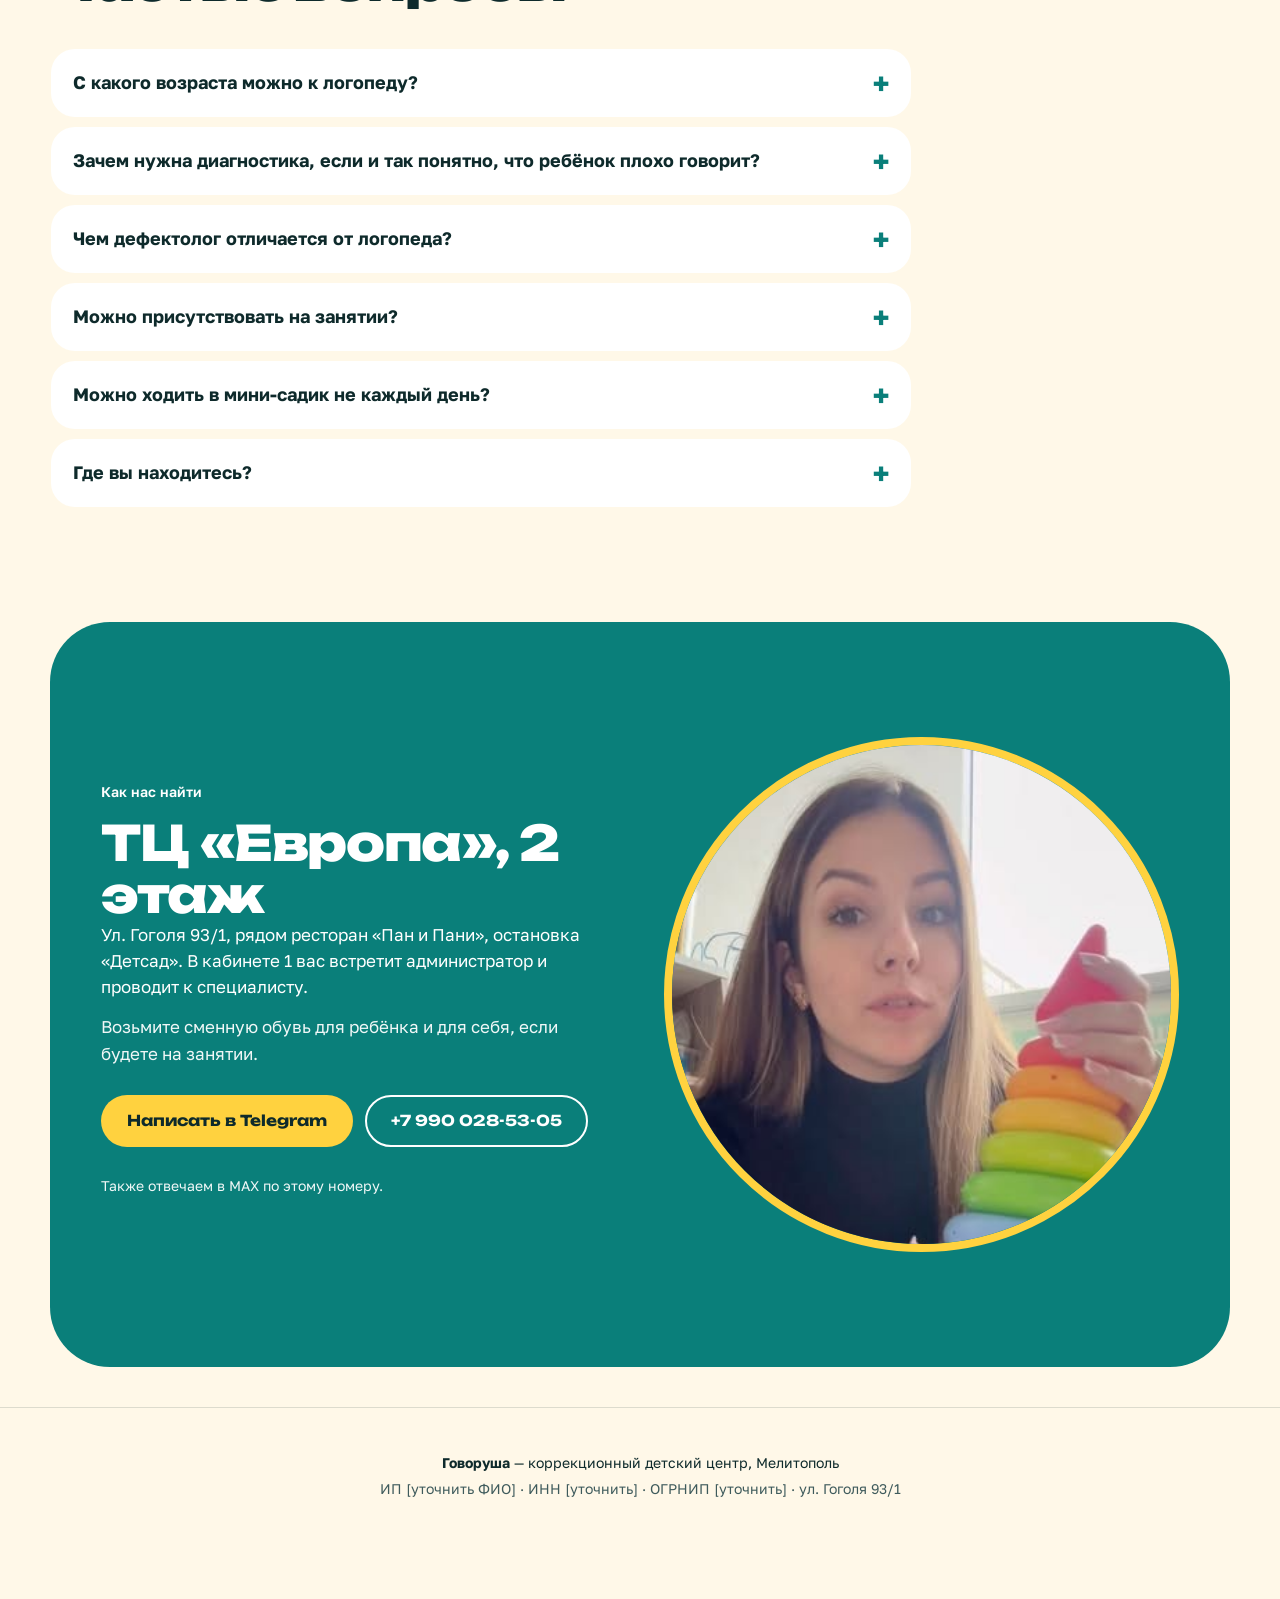
<file: govorusha/index.html>
<!doctype html>
<html lang="ru">
<head>
<meta charset="utf-8">
<meta name="viewport" content="width=device-width, initial-scale=1">
<!-- ДЕМО: запрет индексации. Перед запуском убрать эту строку и заменить https://govorusha-mlt.ru на настоящий домен (см. ../ЗАПУСК.md) -->
<meta name="robots" content="noindex, nofollow">
<title>Логопед и дефектолог для детей в Мелитополе — центр «Говоруша»</title>
<meta name="description" content="Коррекционный детский центр «Говоруша» в Мелитополе: логопед, дефектолог, нейропсихолог, детский психолог, логомассаж, мини-садик и подготовка к школе. Дети с 10 месяцев. Диагностика 1 600 ₽. ТЦ «Европа», ул. Гоголя 93/1.">
<link rel="canonical" href="https://govorusha-mlt.ru/">
<meta name="referrer" content="strict-origin-when-cross-origin">
<meta name="theme-color" content="#0A7F7A">
<meta name="format-detection" content="telephone=yes">
<link rel="icon" href="favicon.svg" type="image/svg+xml">
<meta property="og:type" content="website">
<meta property="og:locale" content="ru_RU">
<meta property="og:site_name" content="Говоруша">
<meta property="og:title" content="Логопед и дефектолог для детей в Мелитополе — «Говоруша»">
<meta property="og:description" content="Сначала находим причину, потом занимаемся. Логопед, дефектолог, нейропсихолог и психолог в одном центре. Диагностика 1 600 ₽.">
<meta property="og:url" content="https://govorusha-mlt.ru/">
<meta property="og:image" content="https://govorusha-mlt.ru/og.jpg">
<meta property="og:image:width" content="1200">
<meta property="og:image:height" content="630">
<meta name="twitter:card" content="summary_large_image">
<script type="application/ld+json">
{
  "@context": "https://schema.org",
  "@type": "LocalBusiness",
  "additionalType": "https://schema.org/EducationalOrganization",
  "name": "Коррекционный детский центр «Говоруша»",
  "description": "Логопед, дефектолог, нейропсихолог, детский психолог, сенсорная интеграция, логомассаж, мини-садик и подготовка к школе для детей с 10 месяцев в Мелитополе.",
  "url": "https://govorusha-mlt.ru/",
  "image": "https://govorusha-mlt.ru/og.jpg",
  "telephone": "+7-990-028-53-05",
  "priceRange": "650–1600 ₽",
  "address": {
    "@type": "PostalAddress",
    "streetAddress": "ул. Гоголя, 93/1, ТЦ «Европа», 2 этаж",
    "addressLocality": "Мелитополь",
    "addressCountry": "RU"
  },
  "areaServed": "Мелитополь",
  "sameAs": ["https://t.me/+79900285305"],
  "makesOffer": [
    {"@type":"Offer","name":"Первичная диагностика логопеда-дефектолога или нейропсихолога","price":"1600","priceCurrency":"RUB"},
    {"@type":"Offer","name":"Занятие с логопедом, 1 час","price":"1400","priceCurrency":"RUB"},
    {"@type":"Offer","name":"Занятие с дефектологом, 1 час","price":"1400","priceCurrency":"RUB"},
    {"@type":"Offer","name":"Занятие с нейропсихологом, 1 час","price":"1400","priceCurrency":"RUB"},
    {"@type":"Offer","name":"Сенсорная интеграция, 1 час","price":"1500","priceCurrency":"RUB"},
    {"@type":"Offer","name":"Мини-садик, 9:00–13:00","price":"1000","priceCurrency":"RUB"}
  ]
}
</script>
<script type="application/ld+json">
{
 "@context": "https://schema.org",
 "@type": "FAQPage",
 "mainEntity": [
  {
   "@type": "Question",
   "name": "С какого возраста можно к логопеду?",
   "acceptedAnswer": {
    "@type": "Answer",
    "text": "Малышей берём с 10 месяцев: до 3 лет занимаемся индивидуально или вместе с мамой в группе «Мама + Малыш». Запуск речи у неговорящих детей — с 2 лет, логопед по звукам — обычно с 3–4 лет."
   }
  },
  {
   "@type": "Question",
   "name": "Зачем нужна диагностика, если и так понятно, что ребёнок плохо говорит?",
   "acceptedAnswer": {
    "@type": "Answer",
    "text": "Одна и та же жалоба бывает по разным причинам: дизартрия, короткая уздечка, задержка речевого развития. За час ведущий логопед-дефектолог или нейропсихолог найдёт причину и составит план. Стоимость 1 600 ₽."
   }
  },
  {
   "@type": "Question",
   "name": "Чем дефектолог отличается от логопеда?",
   "acceptedAnswer": {
    "@type": "Answer",
    "text": "Логопед работает с речью: звуками, словарём, связной речью. Дефектолог помогает детям с ЗРР, ОНР, РАС, ДЦП и другими особенностями развития: развивает внимание, мышление и навыки, без которых речь не появляется."
   }
  },
  {
   "@type": "Question",
   "name": "Можно присутствовать на занятии?",
   "acceptedAnswer": {
    "@type": "Answer",
    "text": "Да. Возьмите сменную обувь для ребёнка и для себя."
   }
  },
  {
   "@type": "Question",
   "name": "Можно ходить в мини-садик не каждый день?",
   "acceptedAnswer": {
    "@type": "Answer",
    "text": "Можно: оплата за день, 1 000 ₽ с 9:00 до 13:00. Еду ребёнку даёт родитель, мы поможем покушать."
   }
  },
  {
   "@type": "Question",
   "name": "Где вы находитесь?",
   "acceptedAnswer": {
    "@type": "Answer",
    "text": "Мелитополь, ул. Гоголя 93/1, ТЦ «Европа», 2 этаж, остановка «Детсад». Администратор встретит в кабинете 1."
   }
  }
 ]
}
</script>
<link rel="preconnect" href="https://fonts.googleapis.com">
<link rel="preconnect" href="https://fonts.gstatic.com" crossorigin>
<script>
  const THEMES = {
    a: { css: 'theme-a.css', fonts: 'family=Playfair+Display:ital,wght@0,600;1,500;1,600&family=Manrope:wght@400;500;600;700',
         hello: 'Привет! Я Говоруша',
         parrot: { body:'#1E8C8A', belly:'#CDEBE4', wing:'#156E6D', beak:'#F2B630', beakDark:'#D2931A', face:'#FFFBF2', cheek:'#F7A6A0', ink:'#1B3536' } },
    b: { css: 'theme-b.css', fonts: 'family=Nunito:wght@500;700;800;900&family=Caveat:wght@500;700',
         hello: 'Привет! Открывай тетрадку',
         parrot: { body:'#22A3A0', belly:'#D6F1EC', wing:'#17807E', beak:'#FFC23D', beakDark:'#E09B12', face:'#FFFFFF', cheek:'#FF9CB0', ink:'#24324A' } },
    c: { css: 'theme-c.css', fonts: 'family=Unbounded:wght@500;700;800&family=Golos+Text:wght@400;500;600',
         hello: 'Привет! Полетели?',
         parrot: { body:'#16BDB5', belly:'#FFE27A', wing:'#0B8C87', beak:'#FF7A45', beakDark:'#E2582A', face:'#FFFFFF', cheek:'#FF8FB1', ink:'#0E2A2B' } }
  };
  const v = 'c';
  const T = THEMES[v] || THEMES.a;
  window.GOV_THEME = T;
  document.documentElement.dataset.v = v in THEMES ? v : 'a';
  document.write('<link rel="stylesheet" href="https://fonts.googleapis.com/css2?' + T.fonts + '&display=swap">');
  document.write('<link rel="stylesheet" href="base.css"><link rel="stylesheet" href="' + T.css + '">');
</script>
</head>
<body>


<header class="top">
  <a class="logo" href="#">
    <span class="logo-mark" aria-hidden="true"></span>
    <span class="logo-text"><b>Говоруша</b><small>коррекционный детский центр</small></span>
  </a>
  <nav class="menu">
    <a href="#pick">Подбор</a><a href="#why">Диагностика</a><a href="#prices">Цены</a><a href="#week">Расписание</a><a href="#afisha">Праздники</a><a href="#find">Контакты</a>
  </nav>
  <a class="btn btn-small" href="tel:+79900285305">+7 990 028-53-05</a>
</header>

<main>
  <section class="hero" data-buddy="hero">
    <div class="hero-text rv">
      <p class="eyebrow">Детский логопед, дефектолог и нейропсихолог в Мелитополе</p>
      <h1>Сначала находим <em>причину</em>, потом занимаемся</h1>
      <p class="lead">Специалисты смотрят на ребёнка вместе и ведут по одному плану. Берём малышей с 10 месяцев и готовим к школе.</p>
      <div class="cta">
        <a class="btn btn-main" href="https://t.me/+79900285305" target="_blank" rel="noopener">Записаться на диагностику · 1 600 ₽</a>
        <a class="btn btn-ghost" href="#pick">Подобрать занятия</a>
      </div>
      <ul class="facts">
        <li><b>с 10 мес</b><span>до 11 класса</span></li>
        <li><b>1 600 ₽</b><span>первичная диагностика</span></li>
        <li><b>ТЦ «Европа»</b><span>2 этаж, ул. Гоголя 93/1</span></li>
      </ul>
    </div>
    <div class="hero-art rv">
      <figure class="hero-photo"><img src="photos/govorusha-wall.jpg" alt="Фотозона с попугаем Говорушей в центре"></figure>
      <div class="hero-parrot" id="heroParrot" role="img" aria-label="Попугай Говоруша, символ центра"></div>
      <div class="sticker" aria-hidden="true">Нажми на попугая</div>
    </div>
  </section>

  <section class="pick" id="pick" data-buddy="pick">
    <div class="sec-head rv">
      <p class="eyebrow">Подбор за минуту</p>
      <h2>Что подойдёт вашему ребёнку</h2>
    </div>
    <div class="pick-box rv">
      <div class="pick-tabs" role="tablist">
        <button class="pick-tab on" data-pane="paneAge" type="button" role="tab" aria-selected="true" aria-controls="paneAge">По возрасту</button>
        <button class="pick-tab" data-pane="paneProblem" type="button" role="tab" aria-selected="false" aria-controls="paneProblem">Что беспокоит</button>
      </div>
      <div class="pick-stage">
        <div class="pick-parrot" id="pickParrot" aria-hidden="true"></div>
        <div class="pick-pane on" id="paneAge">
          <label class="age-label" for="ageRange">Ребёнку <output id="ageOut">5 лет</output></label>
          <input type="range" id="ageRange" min="0" max="12" value="5" step="1">
          <div class="age-scale"><span style="--k:0">10 мес</span><span style="--k:3">3 года</span><span style="--k:7">7 лет</span><span style="--k:12">15–17</span></div>
          <div class="results" id="ageResults" aria-live="polite"></div>
        </div>
        <div class="pick-pane" id="paneProblem">
          <label class="age-label">Возраст
            <select id="problemAge"></select>
          </label>
          <div class="chips" id="problemChips" role="group" aria-label="Что беспокоит"></div>
          <div class="answer" id="problemAnswer" aria-live="polite"><p class="answer-hint">Выберите, что беспокоит, и попугай подскажет, к кому идти.</p></div>
        </div>
      </div>
    </div>
  </section>

  <section class="why" id="why" data-buddy="why">
    <div class="sec-head rv">
      <h2>Одна жалоба — разные причины</h2>
    </div>
    <div class="kids rv">
      <article class="kid">
        <span class="kid-face" aria-hidden="true">П</span>
        <h3>Петя, 5,5 лет</h3>
        <p class="kid-q">Не выговаривает Ш, Ж, Р</p>
        <p>На диагностике выяснили: дизартрия. Назначили логопедический массаж и занятия.</p>
        <p class="kid-res">Звуки поставили за 6,5 месяцев</p>
      </article>
      <article class="kid">
        <span class="kid-face" aria-hidden="true">Д</span>
        <h3>Дуся, 5,5 лет</h3>
        <p class="kid-q">Не выговаривает Ш, Ж, Р</p>
        <p>Причина другая: укороченная уздечка языка. Сначала консультация стоматолога, потом логопед.</p>
        <p class="kid-res">Маршрут свой, без лишних занятий</p>
      </article>
    </div>
    <ol class="steps rv">
      <li><b>Диагностика</b><span>Час с ведущим логопедом-дефектологом или нейропсихологом, 1 600 ₽</span></li>
      <li><b>План</b><span>Какие специалисты нужны, как часто и сколько примерно займёт</span></li>
      <li><b>Занятия и дом</b><span>Занимаемся в центре, родителям даём задания на дом</span></li>
    </ol>
  </section>

  <section class="prices" id="prices" data-buddy="prices">
    <div class="sec-head rv">
      <h2>Цены на занятия</h2>
    </div>
    <div class="price-cols rv">
      <div class="price-list">
        <h3>Индивидуально, 1 час</h3>
        <dl>
          <dt>Логопед</dt><dd>1 400 ₽</dd>
          <dt>Дефектолог</dt><dd>1 400 ₽</dd>
          <dt>Нейропсихолог</dt><dd>1 400 ₽</dd>
          <dt>Сенсорная интеграция</dt><dd>1 500 ₽</dd>
          <dt>Адаптивная физкультура</dt><dd>1 000 ₽</dd>
          <dt>Логомассаж, курс 10 сеансов</dt><dd>6 500 ₽</dd>
          <dt class="accent">Первичная диагностика</dt><dd class="accent">1 600 ₽</dd>
        </dl>
      </div>
      <div class="price-list">
        <h3>В группе</h3>
        <dl>
          <dt>Мини-садик, 9:00–13:00</dt><dd>1 000 ₽ / день</dd>
          <dt>Умная продлёнка</dt><dd>500 ₽</dd>
          <dt>Подготовка к школе</dt><dd>700 ₽</dd>
          <dt>Логопедическая подготовка</dt><dd>800 ₽</dd>
          <dt>Мама + Малыш</dt><dd>700 ₽</dd>
          <dt>Английский</dt><dd>700 ₽</dd>
          <dt>ИЗО-студия</dt><dd>650 ₽</dd>
        </dl>
      </div>
    </div>
    <p class="price-note soft">Цены на сайте указаны для ознакомления и не являются публичной офертой. Актуальную стоимость уточняйте у администратора: <a href="tel:+79900285305">+7 990 028-53-05</a>.</p>
  </section>

  <section class="week" id="week" data-buddy="week">
    <div class="sec-head rv">
      <h2>Неделя в «Говоруше»</h2>
    </div>
    <div class="week-grid rv">
      <div class="day"><h4>Пн</h4><p><time>9:00</time>Мини-садик</p><p><time>10:00</time>Диагностика</p><p><time>13:00</time>Первоклашки</p><p><time>14:00</time>Продлёнка</p></div>
      <div class="day"><h4>Вт</h4><p><time>9:00</time>Мини-садик</p><p><time>9:30</time>Консультация логопеда</p><p><time>11:00</time>Мама + Малыш</p></div>
      <div class="day"><h4>Ср</h4><p><time>9:00</time>Мини-садик</p><p><time>13:00</time>Первоклашки</p><p><time>14:00</time>Продлёнка</p></div>
      <div class="day"><h4>Чт</h4><p><time>9:00</time>Мини-садик</p><p><time>11:00</time>Мама + Малыш</p></div>
      <div class="day"><h4>Пт</h4><p><time>9:00</time>Мини-садик</p><p><time>13:00</time>Первоклашки</p><p><time>14:00</time>Продлёнка</p></div>
      <div class="day"><h4>Сб</h4><p><time>10:00</time>Мама + Малыш</p><p class="soft">Индивидуальные занятия — по записи в любой день</p></div>
    </div>
  </section>

  <section class="afisha" id="afisha" data-buddy="afisha" hidden>
    <div class="sec-head rv">
      <h2>Праздники и события</h2>
      <p class="soft">Утренники, мастер-классы и спектакли для малышей. Места ограничены, записывайтесь заранее.</p>
    </div>
    <div class="afisha-grid" id="afishaGrid" aria-live="polite"></div>
  </section>

  <section class="reviews" id="reviews" data-buddy="reviews">
    <div class="sec-head rv">
      <h2>Что пишут родители</h2>
    </div>
    <div class="quotes rv">
      <blockquote><p>Вы поняли суть «молчания» моего сына. После занятий с Мариной Игоревной случился тот самый прорыв, хотя ходили всего 1,5 месяца. Теперь Матвей сам говорит: «Идём к Марине».</p><cite>Мама Матвея</cite></blockquote>
      <blockquote><p>У меня две девочки, вместе прошли логопеда, подготовку к школе, сейчас английский. Педагоги внимательные и всегда подстроят занятия под ваш график.</p><cite>Мама двух дочек</cite></blockquote>
      <blockquote><p>Я так горжусь тобой, мой сын. За 3 занятия я вижу хороший результат.</p><cite>Мама ученика</cite></blockquote>
    </div>
  </section>

  <section class="faq" id="faq" data-buddy="faq">
    <div class="sec-head rv">
      <h2>Частые вопросы</h2>
    </div>
    <div class="faq-list rv">
      <details><summary>С какого возраста можно к логопеду?</summary><p>Малышей берём с 10 месяцев: до 3 лет занимаемся индивидуально или вместе с мамой в группе «Мама + Малыш». Запуск речи у неговорящих детей — с 2 лет, логопед по звукам — обычно с 3–4 лет.</p></details>
      <details><summary>Зачем нужна диагностика, если и так понятно, что ребёнок плохо говорит?</summary><p>Одна и та же жалоба бывает по разным причинам: дизартрия, короткая уздечка, задержка речевого развития. За час ведущий логопед-дефектолог или нейропсихолог найдёт причину и составит план. Стоимость 1 600 ₽.</p></details>
      <details><summary>Чем дефектолог отличается от логопеда?</summary><p>Логопед работает с речью: звуками, словарём, связной речью. Дефектолог помогает детям с ЗРР, ОНР, РАС, ДЦП и другими особенностями развития: развивает внимание, мышление и навыки, без которых речь не появляется.</p></details>
      <details><summary>Можно присутствовать на занятии?</summary><p>Да. Возьмите сменную обувь для ребёнка и для себя.</p></details>
      <details><summary>Можно ходить в мини-садик не каждый день?</summary><p>Можно: оплата за день, 1 000 ₽ с 9:00 до 13:00. Еду ребёнку даёт родитель, мы поможем покушать.</p></details>
      <details><summary>Где вы находитесь?</summary><p>Мелитополь, ул. Гоголя 93/1, ТЦ «Европа», 2 этаж, остановка «Детсад». Администратор встретит в кабинете 1.</p></details>
    </div>
  </section>

  <section class="find" id="find" data-buddy="find">
    <div class="find-text rv">
      <p class="eyebrow">Как нас найти</p>
      <h2>ТЦ «Европа», 2 этаж</h2>
      <p>Ул. Гоголя 93/1, рядом ресторан «Пан и Пани», остановка «Детсад». В кабинете 1 вас встретит администратор и проводит к специалисту.</p>
      <p class="soft">Возьмите сменную обувь для ребёнка и для себя, если будете на занятии.</p>
      <div class="cta">
        <a class="btn btn-main" href="https://t.me/+79900285305" target="_blank" rel="noopener">Написать в Telegram</a>
        <a class="btn btn-ghost" href="tel:+79900285305">+7 990 028-53-05</a>
      </div>
      <p class="soft small">Также отвечаем в MAX по этому номеру.</p>
    </div>
    <figure class="find-photo rv"><img src="photos/specialist.jpg" alt="Специалист центра «Говоруша» с развивающей игрушкой"></figure>
  </section>
</main>

<footer class="foot">
  <p><b>Говоруша</b> — коррекционный детский центр, Мелитополь</p>
  <p class="soft">ИП [уточнить ФИО] · ИНН [уточнить] · ОГРНИП [уточнить] · ул. Гоголя 93/1</p>
</footer>

<div class="buddy hide" id="buddy" aria-hidden="true"></div>

<script src="parrot.js"></script>
<script src="site.js"></script>
<script>
  document.querySelectorAll('.switch a').forEach(a => a.classList.toggle('on', a.dataset.k === document.documentElement.dataset.v));
</script>
</body>
</html>
</file>
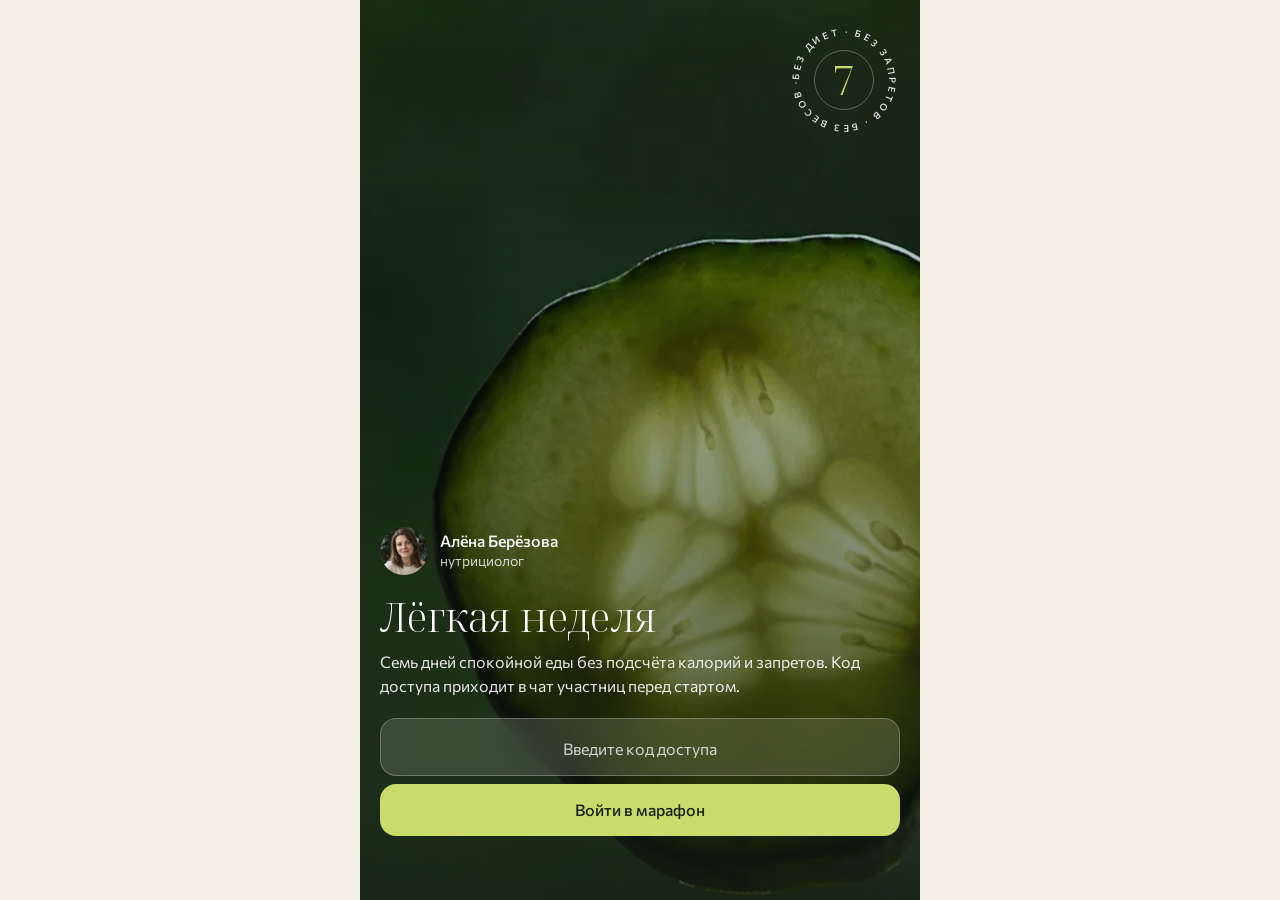
<file: marafon/index.html>
<!doctype html>
<html lang="ru">
<head>
<meta charset="utf-8">
<meta name="viewport" content="width=device-width, initial-scale=1, maximum-scale=1, viewport-fit=cover">
<title>Лёгкая неделя · марафон</title>
<script src="https://telegram.org/js/telegram-web-app.js"></script>
<link rel="preconnect" href="https://fonts.googleapis.com">
<link rel="preconnect" href="https://fonts.gstatic.com" crossorigin>
<link href="https://fonts.googleapis.com/css2?family=Noto+Serif+Display:wght@300;400&family=Noto+Serif:wght@500&family=Commissioner:wght@400;500;600&display=swap" rel="stylesheet">
<style>
  :root {
    /* Цвета марафона — меняйте здесь */
    --bg: #F4F0E6;                     /* кремовый фон */
    --step: #EAE5D8;                   /* плоские плитки, на тон темнее фона */
    --card: #FFFDF8;
    --deep: #1B2619;                   /* самый тёмный оливковый, им же красится шапка Telegram */
    --olive: #2E3D2A;
    --sage: #66755A;
    --text: #1F2A1E;
    --about: #414C3E;
    --muted: #6C7666;
    --line: rgba(46, 61, 42, .1);
    --lime: #C9DC6B;                   /* акцент */
    --lime-soft: #E4EBBD;
    --veg: #7DA45F;                    /* части тарелки */
    --protein: #D98A52;
    --carb: #E2B84F;
    --fat: #A8A85C;
    --main-btn: #2E3D2A;               /* цвет родной кнопки Telegram (только сплошной цвет) */
    /* Шрифты: на тёмных шапках Noto Serif Display, заголовки и цифры на светлом Noto Serif, текст Commissioner. Размеры только 12/14/16/20/24/28/32/40 */
    --display: "Noto Serif Display", Georgia, serif;   /* только на тёмном: тонкий, крупный */
    --serif: "Noto Serif", Georgia, serif;             /* на светлом: тот же рисунок, но штрихи крепче */
    --sans: "Commissioner", -apple-system, BlinkMacSystemFont, "Segoe UI", Roboto, Arial, sans-serif;
    --ease: cubic-bezier(.2, .8, .2, 1);
  }
  * { box-sizing: border-box; margin: 0; padding: 0; -webkit-tap-highlight-color: transparent; }
  html { background: var(--bg); overflow-x: hidden; }
  body {
    color: var(--text); background: var(--bg);
    font-family: var(--sans);
    font-size: 16px; line-height: 1.5; min-height: 100vh; overflow-x: hidden; font-variant-numeric: lining-nums tabular-nums;
  }
  #app { position: relative; max-width: 560px; min-height: 100vh; margin: 0 auto; overflow-x: clip; background: var(--bg); }
  button, input { font-family: inherit; color: inherit; }
  button { background: none; border: 0; cursor: pointer; }
  :focus-visible { outline: 2px solid var(--lime); outline-offset: 2px; }
  ::selection { background: var(--lime-soft); color: var(--deep); }
  .loading { padding-top: 42vh; text-align: center; color: var(--muted); }
  .in-tg .browser-only { display: none; }

  /* Появление блоков */
  .rise { opacity: 0; animation: rise .6s var(--ease) forwards; animation-delay: var(--d, 0s); }
  @keyframes rise { from { opacity: 0; transform: translateY(16px); } to { opacity: 1; transform: none; } }
  .reveal { opacity: 0; transform: translateY(16px); transition: opacity .6s var(--ease), transform .6s var(--ease); }
  .reveal.in { opacity: 1; transform: none; }

  .btn { display: block; width: 100%; padding: 16px; border-radius: 16px; background: var(--olive); color: #fff; font-size: 16px; font-weight: 500; line-height: 1.25; text-align: center; transition: transform .2s var(--ease); }
  .btn:active { transform: scale(.98); }
  .btn.lime { background: var(--lime); color: var(--deep); }
  .btn.ghost { background: var(--lime-soft); color: var(--olive); }
  .link { display: block; margin: 12px auto 0; font-size: 14px; font-weight: 500; color: var(--olive); border-bottom: 1px solid var(--sage); }
  .note { margin-top: 20px; font-size: 12px; text-align: center; color: var(--muted); }
  /* Строка под заголовком: обычный текст, первая буква заглавная */
  .hand { display: block; font-size: 14px; line-height: 1.4; color: var(--muted); }
  .hand::first-letter { text-transform: uppercase; }
  .hero .hand, .gate .hand { font-size: 16px; color: rgba(255, 255, 255, .86); }
  .kicker { font-size: 14px; font-weight: 500; color: var(--lime); }
  /* Матовое стекло поверх фото */
  .glass { background: rgba(255, 255, 255, .14); border: 1px solid rgba(255, 255, 255, .26); backdrop-filter: blur(20px) saturate(1.2); -webkit-backdrop-filter: blur(20px) saturate(1.2); }
  .round { position: absolute; left: 16px; top: 16px; z-index: 4; width: 44px; height: 44px; border-radius: 50%; display: grid; place-items: center; background: rgba(255, 255, 255, .14); border: 1px solid rgba(255, 255, 255, .26); backdrop-filter: blur(20px); -webkit-backdrop-filter: blur(20px); color: #fff; font-size: 20px; }
  .dish-top .round { background: var(--card); border: 0; color: var(--text); }

  /* Тёмные шапки: ломтик огурца на просвет на тёмно-зелёном */
  .hero { position: relative; overflow: hidden; display: flex; flex-direction: column; padding: 24px 20px 56px; color: #fff; background: var(--deep); }
  .hero-bg { position: absolute; inset: 0; background: url(img/hero-cucumber.webp) center 35% / cover; }
  /* Тонировка фото в тёмно-зелёный: чем больше opacity, тем темнее */
  .hero-bg::after { content: ""; position: absolute; inset: 0; background: #1F3A2A; mix-blend-mode: multiply; opacity: .15; }
  .hero::after { content: ""; position: absolute; inset: 0; background: linear-gradient(180deg, rgba(20, 29, 18, 0) 0%, rgba(20, 29, 18, .1) 40%, rgba(20, 29, 18, .5) 100%); }
  .hero > *:not(.hero-bg):not(.round) { position: relative; z-index: 1; }
  .hero-day { min-height: 440px; }
  .hero-home { min-height: 420px; }
  .hero-text { margin-top: auto; padding-top: 72px; }
  .hero h1 { font-family: var(--display); font-weight: 300; font-size: 32px; line-height: 1.08; margin: 8px 0 4px; }
  .hero-home h1 { font-size: 40px; }
  .in-tg .hero-day .hero-text { padding-top: 32px; }

  /* Отрезки прогресса: по одному на день */
  .segs { display: flex; gap: 4px; margin-top: 16px; }
  .segs i { display: block; flex: 1; height: 4px; border-radius: 4px; background: rgba(255, 255, 255, .26); overflow: hidden; }
  .segs b { display: block; width: 0; height: 100%; border-radius: 4px; background: var(--lime); transition: width .9s var(--ease); }

  /* Плашка с общим прогрессом на главной */
  .progress { display: flex; gap: 16px; align-items: center; margin-top: 20px; padding: 12px 16px 12px 12px; border-radius: 20px; }
  .progress p { font-size: 14px; line-height: 1.35; color: rgba(255, 255, 255, .86); }
  .progress b { display: block; font-size: 16px; font-weight: 500; color: #fff; }

  /* Кольцо с процентом */
  .ring { flex: none; position: relative; width: 80px; height: 80px; }
  .ring svg { display: block; width: 100%; height: 100%; transform: rotate(-90deg); }
  .ring circle { fill: none; stroke-width: 5; }
  .ring .bg { stroke: var(--lime-soft); }
  .ring .val { stroke: var(--olive); stroke-linecap: round; transition: stroke-dashoffset 1s var(--ease); }
  .ring > b { position: absolute; inset: 0; display: flex; align-items: center; justify-content: center; font-family: var(--serif); font-size: 24px; font-weight: 500; }
  .on-dark > b { font-family: var(--display); font-weight: 400; }
  .on-dark .bg { stroke: rgba(255, 255, 255, .24); }
  .on-dark .val { stroke: var(--lime); }
  .progress .ring { width: 64px; height: 64px; }
  .progress .ring > b { font-size: 20px; }

  /* Кремовый лист поверх шапки */
  .sheet { position: relative; z-index: 2; margin-top: -28px; padding: 24px 20px 36px; border-radius: 28px 28px 0 0; background: var(--bg); }
  .lead { font-size: 16px; color: var(--about); }
  .sec { margin-top: 32px; }
  .sec > h2 { font-family: var(--serif); font-weight: 500; font-size: 24px; line-height: 1.2; }
  .sec > h2 + .hand { margin-top: 4px; }

  /* Вход по коду */
  .gate { position: relative; overflow: hidden; display: flex; flex-direction: column; justify-content: flex-end; min-height: 100vh; padding: 24px 20px calc(32px + env(safe-area-inset-bottom)); color: #fff; background: var(--deep); }
  .gate::after { content: ""; position: absolute; inset: 0; background: linear-gradient(180deg, rgba(20, 29, 18, 0) 0%, rgba(20, 29, 18, .2) 45%, rgba(20, 29, 18, .7) 100%); }
  .gate > *:not(.hero-bg) { position: relative; z-index: 1; }
    .gate-expert { margin: 0 0 12px; }
  .gate-expert img { width: 64px; height: 64px; }
  .expert { display: flex; gap: 12px; align-items: center; margin-top: 12px; }
  .expert > div { display: flex; flex-direction: column-reverse; }
  .expert small { display: block; font-size: 14px; line-height: 1.3; color: rgba(255, 255, 255, .8); }
  .expert .hand { font-size: 16px; font-weight: 500; line-height: 1.3; color: #fff; }
  .expert img { flex: none; width: 48px; height: 48px; border-radius: 50%; object-fit: cover; }
  .gate h1 { font-family: var(--display); font-weight: 300; font-size: 40px; line-height: 1.08; margin-top: 8px; }
  .gate p { margin: 12px 0 20px; font-size: 16px; color: rgba(255, 255, 255, .9); }
  .gate input { display: block; width: 100%; margin-bottom: 8px; padding: 16px; border-radius: 16px; color: #fff; font-size: 20px; font-weight: 500; line-height: 1.2; letter-spacing: .14em; text-align: center; outline: none; }
  .gate input:focus { border-color: var(--lime); }
  .gate input::placeholder { font-size: 16px; font-weight: 400; letter-spacing: 0; color: rgba(255, 255, 255, .78); }
  .err { min-height: 24px; margin-top: 8px; font-size: 14px; font-weight: 500; text-align: center; color: #F2C9A8; }
  .gate-hint { font-size: 14px; text-align: center; color: rgba(255, 255, 255, .82); }
  .gate-hint b { font-weight: 600; color: #fff; }

  /* Главная: день сегодня */
  .now { display: block; width: 100%; padding: 20px; text-align: left; border-radius: 24px; background: var(--card); }
  .now-kicker { font-size: 14px; color: var(--sage); }
  .now h2 { font-family: var(--serif); font-weight: 500; font-size: 20px; line-height: 1.25; margin: 4px 0 8px; }
  .now p { font-size: 14px; color: var(--muted); }
  .now-plates { display: flex; margin-top: 12px; }
  .now-plates img, .now-plates svg { width: 76px; height: 76px; margin-right: -12px; filter: drop-shadow(0 8px 8px rgba(31, 42, 30, .22)); }
  .now .btn { margin-top: 16px; }

  /* Календарь */
  .cal { display: grid; grid-template-columns: repeat(7, 1fr); gap: 4px; margin-top: 16px; }
  .tile { min-width: 0; padding: 8px 0 12px; border-radius: 12px; text-align: center; line-height: 1.2; background: var(--step); transition: transform .2s var(--ease); }
  .tile:active { transform: scale(.96); }
  .tile small { display: block; font-size: 12px; }
  .tile > b { display: block; margin: 4px 0 8px; font-family: var(--serif); font-size: 20px; font-weight: 500; line-height: 1; }
  .tile svg { display: block; width: 12px; height: 12px; margin: 0 auto; }
  .tile.done { background: var(--lime-soft); color: var(--olive); }
  .tile.done path { fill: none; stroke: currentColor; stroke-width: 2.4; stroke-linecap: round; stroke-linejoin: round; }
  .tile.open { background: var(--olive); color: #fff; }
  .tile.locked { color: #99A093; }
  .tile .dot { display: block; width: 6px; height: 6px; margin: 3px auto; border-radius: 50%; background: var(--lime); }

  /* Материалы */
  .mats { margin-top: 16px; }
  .mat { margin-bottom: 8px; border-radius: 16px; background: var(--card); }
  .mat-head { display: flex; gap: 12px; align-items: center; width: 100%; padding: 12px 16px; text-align: left; }
  .mat-head > span { flex: 1; min-width: 0; font-family: var(--serif); font-size: 20px; font-weight: 500; line-height: 1.25; }
  .mat-head small { display: block; margin-top: 4px; font-family: var(--sans); font-size: 14px; line-height: 1.3; color: var(--muted); }
  .mat-head i { flex: none; font-style: normal; font-size: 20px; line-height: 1; color: var(--sage); transition: transform .25s var(--ease); }
  .mat-head svg { flex: none; width: 16px; height: 16px; color: #99A093; }
  .mat.open .mat-head i { transform: rotate(45deg); }
  .mat-body { display: none; padding: 0 16px 16px; font-size: 16px; color: var(--about); }
  .mat.open .mat-body { display: block; animation: rise .4s var(--ease); }
  .mat-body p + p, .mat-body ul + p, .mat-body p + ul { margin-top: 8px; }
  .mat-body ul { padding-left: 20px; }
  .mat-body li { margin: 4px 0; }
  .mat-body b, .mat-body strong { font-weight: 600; }
  .mat.locked { background: var(--step); }
  .mat.locked .mat-head > span { color: #858E80; }
  .mat.locked .mat-head { cursor: default; }

  /* Панель пробной версии */
  .demo { margin-top: 32px; padding: 16px; border-radius: 20px; border: 1px dashed var(--sage); font-size: 14px; color: var(--about); }
  .demo b { display: block; margin-bottom: 4px; font-weight: 600; color: var(--olive); }
  .demo-row { display: flex; gap: 8px; margin-top: 12px; }
  .demo-row button { flex: 1; padding: 12px 4px; border-radius: 12px; background: var(--lime-soft); font-size: 14px; font-weight: 500; color: var(--olive); }
  .contact { margin-top: 20px; }

  /* Подкаст */
  .player { display: flex; gap: 12px; align-items: center; margin-top: 20px; padding: 12px 16px 12px 12px; border-radius: 20px; }
  .play { flex: none; width: 48px; height: 48px; border-radius: 50%; display: grid; place-items: center; background: var(--lime); color: var(--deep); transition: transform .2s var(--ease); }
  .play:active { transform: scale(.94); }
  .play svg { width: 20px; height: 20px; }
  .player-main { flex: 1; min-width: 0; }
  .player-top { display: flex; justify-content: space-between; align-items: center; gap: 12px; }
  .player-top b { font-size: 16px; font-weight: 500; }
  .bars { display: flex; gap: 3px; align-items: center; height: 16px; }
  .bars i { display: block; width: 3px; height: 100%; border-radius: 3px; background: rgba(255, 255, 255, .55); transform: scaleY(var(--h)); }
  .playing .bars i { background: var(--lime); animation: bar 1s ease-in-out infinite alternate; animation-delay: calc(var(--i) * -.17s); }
  @keyframes bar { from { transform: scaleY(.2); } to { transform: scaleY(1); } }
  .seek { display: block; width: 100%; height: 16px; margin: 4px 0 0; background: none; accent-color: var(--lime); cursor: pointer; }
  .player-meta { display: flex; justify-content: space-between; align-items: center; font-size: 12px; color: rgba(255, 255, 255, .84); }
  .speed { padding: 0 8px; border-radius: 8px; background: rgba(255, 255, 255, .18); color: #fff; font-size: 12px; font-weight: 500; }
  .audio-err { margin-top: 8px; font-size: 14px; font-weight: 500; color: #F2C9A8; }

  /* Тарелки: фото вылезает за край карточки и экрана.
     --plate зависит от ширины экрана, а отступ текста считается от него: тарелка не заезжает на текст */
  .meals { display: grid; gap: 24px; margin-top: 24px; }
  .meal { --plate: clamp(124px, 44vw, 176px); position: relative; display: block; width: 100%; min-height: 132px; padding: 16px calc(var(--plate) - 20px) 16px 16px; text-align: left; border-radius: 24px; background: var(--card); transition: transform .25s var(--ease); }
  .meal:active { transform: scale(.98); }
  .meal-pic { position: absolute; right: -32px; top: 50%; width: var(--plate); height: var(--plate); margin-top: calc(var(--plate) / -2); filter: drop-shadow(0 12px 14px rgba(31, 42, 30, .22)); transform: rotate(-20deg) scale(.88); transition: transform .9s var(--ease); }
  .meal.in .meal-pic { transform: none; }
  .meal-when { font-size: 14px; color: var(--sage); }
  .meal h3 { font-family: var(--serif); font-weight: 500; font-size: 20px; line-height: 1.25; margin: 4px 0 8px; }
  .meal-meta { display: flex; gap: 8px; align-items: center; font-size: 14px; color: var(--muted); }
  /* Круг-тарелка: из чего собрано блюдо */
  .pie { flex: none; width: 16px; height: 16px; border-radius: 50%; }
  .meal-go { display: inline-block; margin-top: 8px; font-size: 14px; font-weight: 500; color: var(--olive); border-bottom: 1px solid var(--sage); }

  /* Вода: тёмный блок */
  .water { position: relative; overflow: hidden; margin: 32px -20px 0; padding: 28px 20px; color: #fff; background: var(--olive); }
  .water::before { content: ""; position: absolute; inset: 0; background: url(img/hero-cucumber.webp) center 20% / cover; opacity: .4; }
  .water > * { position: relative; }
  .water-head { display: flex; justify-content: space-between; align-items: flex-end; gap: 12px; }
  .water h2 { font-family: var(--display); font-weight: 300; font-size: 28px; line-height: 1.1; }
  .water-num { flex: none; font-family: var(--display); font-weight: 300; font-size: 48px; line-height: .8; color: var(--lime); }
  .water-num small { font-size: 24px; color: rgba(255, 255, 255, .72); }
  .glasses { display: grid; grid-template-columns: repeat(8, 1fr); gap: 4px; margin: 20px 0 12px; }
  .glass-btn { padding: 2px 0; transition: transform .2s var(--ease); }
  .glass-btn:active { transform: scale(.92); }
  .glass-btn svg { display: block; width: 100%; max-width: 36px; height: 44px; margin: 0 auto; overflow: visible; }
  .glass-btn .w { transform: translateY(30px); transition: transform .5s var(--ease); }
  .glass-btn.full .w { transform: none; }
  .glass-btn .outline { fill: rgba(255, 255, 255, .1); stroke: rgba(255, 255, 255, .64); stroke-width: 1.6; }
  .water p { font-size: 14px; color: rgba(255, 255, 255, .84); }

  /* Витамины: круглые фото */
  .sups { display: grid; grid-template-columns: 1fr 1fr; gap: 12px; margin-top: 16px; }
  .sup { display: block; padding: 16px 12px; text-align: center; border-radius: 24px; background: var(--card); }
  .sup img { display: block; width: 104px; height: 104px; margin: 0 auto 12px; border-radius: 50%; object-fit: cover; }
  .sup h3 { font-family: var(--serif); font-size: 20px; font-weight: 500; line-height: 1.25; }
  .sup small { display: block; margin-top: 4px; font-size: 14px; line-height: 1.3; color: var(--muted); }
  .sup-mark { display: inline-flex; gap: 8px; align-items: center; margin-top: 12px; font-size: 14px; font-weight: 500; }
  .sup-mark .tick { width: 24px; height: 24px; }
  .sup-mark .tick svg { width: 12px; height: 12px; }
  .sup-note { margin-top: 12px; font-size: 14px; color: var(--muted); }

  /* Галочки */
  .tick { flex: none; width: 28px; height: 28px; border-radius: 50%; display: grid; place-items: center; box-shadow: inset 0 0 0 1.5px #B4BDAA; transition: background .25s, box-shadow .25s; }
  .tick svg { width: 14px; height: 14px; }
  .tick path { fill: none; stroke: var(--deep); stroke-width: 2.4; stroke-linecap: round; stroke-linejoin: round; stroke-dasharray: 20; stroke-dashoffset: 20; transition: stroke-dashoffset .3s .08s ease-out; }
  .on .tick { background: var(--lime); box-shadow: none; }
  .on .tick path { stroke-dashoffset: 0; }

  /* Итог дня */
  .summary { display: flex; align-items: center; gap: 16px; margin-top: 20px; }
  .summary p { font-size: 14px; color: var(--muted); }
  .checks { margin-top: 16px; padding: 4px 16px; border-radius: 24px; background: var(--card); }
  .check { display: flex; gap: 12px; align-items: center; width: 100%; padding: 12px 0; text-align: left; font-size: 16px; border-bottom: 1px solid var(--line); }
  .check:last-child { border-bottom: 0; }
  .finish { margin-top: 16px; }
  .finish-note { margin-top: 16px; font-size: 14px; text-align: center; color: var(--muted); }

  /* Карточка блюда.
     --dish: размер фото. Высота шапки и отступ текста считаются от него, поэтому на любой ширине блюдо заходит на лист одинаково */
  .dish-top { --dish: min(92vw, 420px); position: relative; height: calc(var(--dish) + 4px); background: #DDE6B4; }
  .dish-img { position: absolute; z-index: 3; left: 50%; top: 32px; width: var(--dish); height: var(--dish); margin-left: calc(var(--dish) / -2); animation: dishin .9s var(--ease) both; filter: drop-shadow(0 20px 20px rgba(31, 42, 30, .28)); pointer-events: none; }
  @keyframes dishin { from { opacity: 0; transform: translateY(-24px) scale(.9) rotate(-6deg); } to { opacity: 1; transform: none; } }
  .dish-sheet { position: relative; z-index: 2; margin-top: -28px; padding: 84px 20px 40px; border-radius: 28px 28px 0 0; background: var(--bg); }
  .dish-head { display: flex; gap: 12px; justify-content: space-between; align-items: flex-start; margin-top: 4px; }
  .dish-head h1 { font-family: var(--serif); font-weight: 500; font-size: 28px; line-height: 1.15; }
  .time { flex: none; margin-top: 8px; padding: 4px 12px; border-radius: 99px; background: var(--lime-soft); font-size: 14px; font-weight: 500; white-space: nowrap; }
  .dish-text { margin-top: 12px; font-size: 16px; color: var(--about); }
  .nutri { display: grid; grid-template-columns: repeat(4, 1fr); gap: 4px; margin-top: 16px; text-align: center; }
  .nutri div { padding: 12px 0; border-radius: 12px; background: var(--step); }
  .nutri div:first-child { background: var(--lime-soft); }
  .nutri b { display: block; margin-bottom: 4px; font-family: var(--serif); font-size: 24px; font-weight: 500; line-height: 1; }
  .nutri small { font-size: 12px; color: var(--muted); }
  .parts { margin-top: 28px; }
  .parts-title, .list-head { font-family: var(--serif); font-weight: 500; font-size: 20px; line-height: 1.25; }
  .bar { display: flex; gap: 2px; height: 12px; margin-top: 12px; border-radius: 99px; overflow: hidden; }
  .bar i { display: block; width: 0; transition: width 1s var(--ease); }
  .legend { display: grid; gap: 4px; margin-top: 12px; font-size: 14px; }
  .legend div { display: flex; gap: 8px; align-items: baseline; }
  .legend i { flex: none; width: 8px; height: 8px; border-radius: 50%; align-self: center; }
  .legend span { flex: 1; min-width: 0; color: var(--about); }
  .legend b { font-weight: 500; }
  .tabs { position: relative; display: grid; grid-template-columns: 1fr 1fr; margin-top: 28px; padding: 4px; border-radius: 99px; background: var(--lime-soft); }
  .tabs::before { content: ""; position: absolute; left: 4px; top: 4px; bottom: 4px; width: calc(50% - 4px); border-radius: 99px; background: var(--olive); transition: transform .35s var(--ease); }
  .tabs.second::before { transform: translateX(100%); }
  .tab { position: relative; padding: 12px; font-size: 16px; font-weight: 500; line-height: 1.25; transition: color .25s; }
  .tabs:not(.second) .tab:first-child, .tabs.second .tab:last-child { color: #fff; }
  .list-head { display: flex; justify-content: space-between; align-items: baseline; margin-top: 24px; }
  .list-head small { font-family: var(--sans); font-size: 14px; color: var(--muted); }
  .ingr { display: flex; gap: 12px; align-items: center; width: 100%; margin-top: 8px; padding: 12px 16px; text-align: left; border-radius: 16px; background: var(--card); }
  .ingr-main { flex: 1; min-width: 0; font-size: 16px; font-weight: 500; line-height: 1.25; }
  .ingr-main small { display: block; margin-top: 2px; font-size: 14px; font-weight: 400; color: var(--muted); }
  .have { font-size: 12px; font-weight: 500; color: var(--sage); opacity: 0; transition: opacity .25s; }
  .ingr.on .have { opacity: 1; }
  .step { display: flex; gap: 12px; margin-top: 16px; font-size: 16px; animation: rise .5s var(--ease) both; animation-delay: calc(var(--i) * .07s); }
  .step b { flex: none; width: 28px; font-family: var(--serif); font-size: 28px; font-weight: 500; line-height: 1; color: var(--sage); }

  /* Окна поверх экрана */
  .over { position: fixed; inset: 0; z-index: 20; display: flex; align-items: flex-end; justify-content: center; overflow: hidden; background: rgba(18, 26, 16, .55); animation: fade .3s; }
  @keyframes fade { from { opacity: 0; } }
  .done { position: relative; width: 100%; max-width: 560px; padding: 32px 24px calc(28px + env(safe-area-inset-bottom)); text-align: center; color: #fff; border-radius: 28px 28px 0 0; background: var(--olive); animation: up .5s var(--ease); }
  @keyframes up { from { transform: translateY(100%); } }
  .done-num { font-family: var(--display); font-size: 80px; font-weight: 300; line-height: .9; color: var(--lime); }
  .done h2 { font-family: var(--display); font-size: 32px; font-weight: 300; line-height: 1.1; margin-top: 8px; }
  .done p { margin: 8px 0 16px; font-size: 16px; color: rgba(255, 255, 255, .88); }
  .done .link { color: #fff; border-bottom-color: rgba(255, 255, 255, .5); }
  .leaf { position: absolute; top: -30px; z-index: 21; width: 14px; height: 20px; border-radius: 0 100% 0 100%; animation: fall var(--t) linear forwards; animation-delay: var(--d); pointer-events: none; }
  @keyframes fall { to { transform: translate(var(--x), 105vh) rotate(var(--r)); } }

  /* Итог марафона */
  .res-hero { padding: 32px 20px 60px; text-align: center; }
  .res-hero .ring { width: 160px; height: 160px; margin: 20px auto 16px; }
  .res-hero .ring .val { transition-duration: 1.6s; }
  .res-hero .ring > b { font-size: 48px; font-weight: 300; }
  .res-hero h1 { font-size: 32px; margin: 0 0 4px; }
  .res-hero p { margin-top: 12px; font-size: 16px; color: rgba(255, 255, 255, .9); }
  .res-hero p b { font-weight: 600; }
  .ups { display: grid; grid-template-columns: 1fr 1fr; gap: 8px; }
  .up { padding: 12px 16px; border-radius: 20px; background: var(--card); font-size: 14px; color: var(--muted); }
  .up b { display: block; margin-top: 4px; font-family: var(--serif); font-size: 20px; font-weight: 500; line-height: 1.25; color: var(--text); }
  .stat { margin-top: 16px; font-size: 16px; }
  .stat-row { display: flex; justify-content: space-between; gap: 12px; }
  .stat-row span:last-child { flex: none; font-size: 14px; color: var(--muted); }
  .track { height: 8px; margin-top: 8px; border-radius: 99px; background: var(--lime-soft); overflow: hidden; }
  .track i { display: block; width: 0; height: 100%; border-radius: 99px; background: var(--olive); transition: width 1.2s var(--ease); }
  .days { display: grid; grid-auto-flow: column; grid-auto-columns: 1fr; gap: 8px; align-items: end; height: 132px; margin-top: 16px; }
  .days div { display: flex; flex-direction: column; justify-content: flex-end; height: 100%; min-width: 0; text-align: center; font-size: 12px; color: var(--muted); }
  .days i { display: block; height: 0; margin-bottom: 4px; border-radius: 8px 8px 4px 4px; background: var(--veg); transition: height 1.1s var(--ease); }
  .res-btns { display: grid; gap: 8px; margin-top: 28px; }


  /* ===== Эффекты из каталога (21.11.2026) ===== */
  /* 01. Заголовок появляется по буквам из-под маски */
  .split .w { display: inline-block; overflow: hidden; vertical-align: top; padding-bottom: .1em; margin-bottom: -.1em; }
  .split .ch { display: inline-block; transform: translateY(110%); animation: chin .9s var(--ease) forwards; animation-delay: calc(var(--d0, 0s) + var(--i) * 30ms); }
  @keyframes chin { to { transform: none; } }

  /* 2.03. Круглый бейдж с бегущей по кругу надписью */
  .gate > .orbit, .orbit { position: absolute; z-index: 2; top: calc(24px + env(safe-area-inset-top)); right: 20px; width: 112px; height: 112px; display: grid; place-items: center; color: #fff; opacity: 0; animation: orbitin 1.2s var(--ease) .6s forwards; }
  .orbit svg { position: absolute; inset: 0; width: 100%; height: 100%; animation: spin 24s linear infinite; }
  .orbit text { fill: rgba(255, 255, 255, .9); font-family: var(--sans); font-size: 10px; font-weight: 500; letter-spacing: .06em; text-transform: uppercase; }
  .orbit b { font-family: var(--display); font-weight: 300; font-size: 40px; line-height: 1; color: var(--lime); }
  .orbit::before { content: ""; position: absolute; inset: 26px; border-radius: 50%; border: 1px solid rgba(255, 255, 255, .3); }
  @keyframes spin { to { transform: rotate(360deg); } }
  @keyframes orbitin { from { opacity: 0; transform: scale(.8) rotate(-40deg); } to { opacity: 1; transform: none; } }

  /* 05. Живой фон: на входе фото медленно «дышит», в шапках едет медленнее страницы */
  .gate .hero-bg { animation: breathe 16s ease-in-out infinite alternate; }
  @keyframes breathe { from { transform: scale(1); } to { transform: scale(1.08); } }
  .hero .hero-bg { will-change: transform; }

  /* 21. Плавные переходы между экранами, фото блюда перелетает из карточки на страницу рецепта */
  ::view-transition-old(root) { animation: vt-out .25s var(--ease) both; }
  ::view-transition-new(root) { animation: vt-in .5s var(--ease) both; }
  ::view-transition-group(dish) { animation-duration: .6s; animation-timing-function: var(--ease); }
  @keyframes vt-out { to { opacity: 0; transform: scale(.97); } }
  @keyframes vt-in { from { opacity: 0; transform: translateY(28px); } }
  .dish-img { view-transition-name: dish; }
  .vt-dish .dish-img { animation: none; }

  @media (prefers-reduced-motion: reduce) {
    .split .ch, .orbit, .orbit svg, .gate .hero-bg { animation: none; opacity: 1; transform: none; }
    .rise, .reveal, .step { animation: none; opacity: 1; transform: none; transition: none; }
    .dish-img, .playing .bars i { animation: none; }
    .meal-pic { transform: none; transition: none; }
    .leaf { display: none; }
  }
</style>
</head>
<body>
<div id="app"><div class="loading">Открываем марафон…</div></div>
<audio id="aud" preload="none"></audio>

<script>
/* ============================ Содержимое марафона ============================
   Для нового потока: поменять streamId, accessCodes и startDate.
   startDate: дата старта в виде "2026-11-10". "auto" только для пробной версии:
   марафон начинается в день первого входа.
   demo: true показывает подсказку с кодом и панель пробной версии. Для настоящего потока false.
   openDays: сколько первых дней открыто в примере для заказчика, вместо итога участницы показывается sampleResult.
   Чтобы пройти все дни, уберите openDays: в панели появится «перемотка». В настоящем потоке openDays убрать.
   photoDays: для скольких первых дней уже есть фото img/d<день>-morning.webp, -lunch, -evening.
   У остальных дней вместо фото рисуется схема тарелки.
   Части тарелки: veg — овощи и фрукты, protein — белок, carb — крупы и хлеб, fat — полезные жиры.
   Второе число в части — какую долю тарелки она занимает, в процентах. */
const CONFIG = {
  demo: true,
  streamId: "demo1",
  accessCodes: ["7777"],
  startDate: "auto",
  openDays: 1,
  // Цифры для примера итога: выполнено дней по каждому пункту из checklist и процент по каждому дню
  sampleResult: { stats: [6, 7, 6, 3, 4, 5], days: [50, 33, 83, 67, 100, 83, 100] },
  photoDays: 1,
  title: "Лёгкая неделя",
  // Надпись, которая бежит по кругу на экране входа. В центре круга число дней
  badgeText: "без диет · без запретов · без весов · ",
  expertRole: "нутрициолог",
  expertName: "Алёна Берёзова",
  expertPhoto: "img/expert.webp",
  gateText: "Семь дней спокойной еды без подсчёта калорий и запретов. Код доступа приходит в чат участниц перед стартом.",
  curatorLabel: "Написать куратору",
  curatorUrl: "https://t.me/innagorulko",
  footnote: "Рекомендации общие и не заменяют консультацию врача. Калории примерные.",
  waterGoal: 8,
  waterNote: "Нажимайте на стакан, когда выпили. Стакан примерно 250 мл, чай без сахара тоже считаем. Если врач ограничил вам воду, следуйте его рекомендации.",
  supplements: [
    { id: "omega", title: "Омега-3", when: "за завтраком, 1 капсула", img: "img/omega.webp" },
    { id: "vitd", title: "Витамин D", when: "за обедом, по назначению", img: "img/vitd.webp" },
  ],
  supNote: "Только если добавки подобрал врач или куратор. Если вам их не назначали, отметьте пункт в итоге дня.",
  checklist: [
    { id: "water", title: "Вода" },
    { id: "morning", title: "Завтрак по тарелке" },
    { id: "lunch", title: "Обед по тарелке" },
    { id: "evening", title: "Ужин по тарелке" },
    { id: "sup", title: "Витамины" },
    { id: "audio", title: "Подкаст дня" },
  ],
  days: [
    {
      title: "Вода и спокойный завтрак",
      hand: "начинаем мягко",
      tip: "Сегодня ничего не считаем и не взвешиваем. Выпейте стакан воды, как только проснётесь, и позавтракайте в первые два часа. Идеальный день нам не нужен.",
      audio: "audio/day1.mp3",
      meals: {
        morning: { dish: "Скрэмбл с томатами на тосте", short: "Скрэмбл на тосте", time: "10 мин", kcal: 390, p: 20, f: 18, c: 37,
          text: "Мягкие яйца на хрустящем хлебе, рядом обжаренные томаты черри и горсть свежего шпината. Сытно до самого обеда.",
          parts: [["protein", 40, "яйца"], ["veg", 35, "томаты, шпинат"], ["carb", 25, "цельнозерновой хлеб"]],
          ingr: [["Яйца", "2 шт."], ["Цельнозерновой хлеб", "1 толстый ломоть"], ["Томаты черри", "8 шт."], ["Шпинат", "большая горсть"], ["Оливковое масло", "1 ч. л."]],
          steps: ["Подсушите хлеб в тостере или на сухой сковороде.", "Разрежьте томаты пополам и обжарьте на масле срезом вниз 3–4 минуты, выложите на тарелку.", "На той же сковороде на слабом огне медленно помешивайте взбитые яйца, пока они не станут мягкими хлопьями.", "Выложите яйца на хлеб, посолите и поперчите, рядом положите томаты и свежий шпинат."] },
        lunch: { dish: "Курица с гречкой и хрустящим салатом", short: "Курица с гречкой", time: "25 мин", kcal: 550, p: 55, f: 17, c: 45,
          text: "Та самая тарелка на каждый день: половина овощей, четверть белка, четверть крупы.",
          parts: [["veg", 50, "огурцы, капуста, зелень"], ["protein", 25, "куриная грудка"], ["carb", 25, "гречка"]],
          ingr: [["Куриная грудка", "150 г"], ["Гречка варёная", "180 г"], ["Огурцы и капуста", "150 г"], ["Зелень", "небольшой пучок"], ["Оливковое масло", "2 ч. л."]],
          steps: ["Отварите гречку. Сухой крупы понадобится примерно 60 г.", "Натрите курицу солью и паприкой, обжарьте на гриль-сковороде по 5–6 минут с каждой стороны и дайте полежать.", "Нашинкуйте капусту, нарежьте огурцы и зелень, заправьте маслом.", "Соберите тарелку: половину займёт салат, а другую половину поделят курица и гречка."] },
        evening: { dish: "Запечённая треска с брокколи и кабачком", short: "Треска с брокколи", time: "30 мин", kcal: 465, p: 54, f: 19, c: 20,
          text: "Лёгкий ужин из духовки: рыба и овощи готовятся вместе, поэтому посуды почти не остаётся.",
          parts: [["veg", 60, "брокколи, кабачок"], ["protein", 30, "треска"], ["fat", 10, "оливковое масло"]],
          ingr: [["Филе трески", "200 г"], ["Брокколи", "200 г"], ["Кабачок", "150 г"], ["Лимон", "2 ломтика"], ["Оливковое масло", "1 ст. л."]],
          steps: ["Разогрейте духовку до 200 градусов.", "Разберите брокколи на соцветия, кабачок нарежьте кружками, смешайте с маслом и солью.", "Выложите овощи на противень и запекайте 10 минут.", "Добавьте треску с лимоном и запекайте ещё 12–15 минут."] },
      },
    },
    {
      title: "Половина тарелки овощей",
      hand: "овощи вперёд",
      tip: "Посмотрите на тарелку перед обедом и ужином. Примерно половину занимают овощи: свежие, тушёные или запечённые, какие больше нравятся. Если овощей в рационе обычно мало, начните с привычных и добавляйте понемногу.",
      audio: "audio/day2.mp3",
      meals: {
        morning: { dish: "Творог с ягодами и грецкими орехами", short: "Творог с ягодами", time: "5 мин", kcal: 420, p: 37, f: 23, c: 17,
          text: "Завтрак, на который уходит пять минут. Замороженные ягоды подойдут не хуже свежих.",
          parts: [["protein", 55, "творог 5%"], ["veg", 30, "ягоды"], ["fat", 15, "грецкие орехи"]],
          ingr: [["Творог 5%", "200 г"], ["Ягоды", "100 г"], ["Грецкие орехи", "небольшая горсть"]],
          steps: ["Если ягоды замороженные, разморозьте их заранее или подержите минуту в тёплой воде.", "Выложите творог в миску и разомните вилкой.", "Добавьте ягоды, сверху посыпьте рублеными орехами."] },
        lunch: { dish: "Индейка с булгуром и тушёными овощами", short: "Индейка с булгуром", time: "30 мин", kcal: 510, p: 47, f: 14, c: 48,
          text: "Сладкий перец и морковь тушатся до мягкости и делают обед ярким и сытным.",
          parts: [["veg", 50, "перец, морковь"], ["protein", 25, "индейка"], ["carb", 25, "булгур"]],
          ingr: [["Филе индейки", "150 г"], ["Булгур варёный", "180 г"], ["Сладкий перец", "1 шт."], ["Морковь", "1 шт."], ["Оливковое масло", "2 ч. л."]],
          steps: ["Отварите булгур. Сухой крупы понадобится примерно 60 г.", "Нарежьте перец и морковь, тушите на масле с ложкой воды 10–12 минут.", "Индейку нарежьте кусочками и обжарьте 7–8 минут.", "Соберите тарелку: половина овощи, остальное поровну индейка и булгур."] },
        evening: { dish: "Тёплый салат с яйцом и белой фасолью", short: "Салат с яйцом и фасолью", time: "15 мин", kcal: 390, p: 22, f: 21, c: 28,
          text: "Почти без готовки, когда к вечеру сил уже мало. Консервированная фасоль здесь очень выручает.",
          parts: [["veg", 55, "стручковая фасоль, листья салата"], ["protein", 35, "яйца, белая фасоль"], ["fat", 10, "оливковое масло"]],
          ingr: [["Яйца", "2 шт."], ["Белая фасоль консервированная", "100 г"], ["Стручковая фасоль", "150 г"], ["Листья салата", "горсть"], ["Оливковое масло", "2 ч. л."]],
          steps: ["Сварите яйца всмятку, 6 минут.", "Отварите стручковую фасоль 4 минуты в подсоленной воде.", "Смешайте с промытой белой фасолью и листьями, заправьте маслом.", "Сверху выложите половинки яиц."] },
      },
    },
    {
      title: "Белок в каждый приём пищи",
      hand: "сытость надолго",
      tip: "Если после обеда тянет на сладкое, часто причина в том, что белка было мало. Сегодня следим, чтобы в каждой тарелке было яйцо, рыба, мясо, творог или бобовые. Порция примерно с вашу ладонь.",
      audio: "audio/day3.mp3",
      meals: {
        morning: { dish: "Сырники из духовки с яблоком", short: "Сырники из духовки", time: "30 мин", kcal: 470, p: 43, f: 16, c: 39,
          text: "Без масла на сковороде и без стояния у плиты. Сделайте сразу на два дня, холодными они тоже вкусные.",
          parts: [["protein", 55, "творог, яйцо"], ["veg", 30, "яблоко"], ["carb", 15, "цельнозерновая мука"]],
          ingr: [["Творог 5%", "200 г"], ["Яйцо", "1 шт."], ["Цельнозерновая мука", "2 ст. л."], ["Яблоко", "1 небольшое"]],
          steps: ["Смешайте творог, яйцо и муку, сформируйте небольшие сырники.", "Выложите на противень с бумагой для выпечки.", "Запекайте 20 минут при 180 градусах.", "Подавайте с нарезанным яблоком."] },
        lunch: { dish: "Суп с чечевицей и салат из капусты", short: "Суп с чечевицей", time: "40 мин", kcal: 480, p: 22, f: 12, c: 70,
          text: "Густой суп, который легко заменяет и первое, и второе. На следующий день он ещё вкуснее.",
          parts: [["veg", 50, "овощи в супе, капуста"], ["protein", 30, "чечевица"], ["carb", 20, "ржаной хлеб"]],
          ingr: [["Чечевица сухая", "70 г"], ["Морковь и лук", "по 1 шт."], ["Томаты", "1 шт."], ["Белокочанная капуста", "100 г"], ["Ржаной хлеб", "1 ломтик"], ["Оливковое масло", "2 ч. л."]],
          steps: ["Обжарьте лук и морковь на половине масла 5 минут.", "Добавьте томат, чечевицу и литр воды, варите 25 минут.", "Нашинкуйте капусту, посолите, заправьте остатками масла.", "Подавайте суп с салатом и ломтиком хлеба."] },
        evening: { dish: "Говядина с овощным рагу", short: "Говядина с рагу", time: "50 мин", kcal: 400, p: 44, f: 17, c: 18,
          text: "Пока мясо томится, можно заняться своими делами. Овощей в этой тарелке больше половины.",
          parts: [["veg", 60, "баклажан, томаты, лук"], ["protein", 30, "нежирная говядина"], ["fat", 10, "йогуртовый соус"]],
          ingr: [["Нежирная говядина", "150 г"], ["Баклажан", "½ шт."], ["Томаты", "2 шт."], ["Лук", "½ шт."], ["Греческий йогурт", "2 ст. л."], ["Оливковое масло", "1 ч. л."]],
          steps: ["Нарежьте мясо, обжарьте на масле и тушите с водой под крышкой 30 минут.", "Добавьте нарезанные овощи и тушите ещё 15 минут.", "Посолите в конце, добавьте зелень.", "Подавайте с ложкой йогурта."] },
      },
    },
    {
      title: "Перекус, который держит до ужина",
      hand: "без печенья к кофе",
      tip: "Перекус нужен, когда вы по-настоящему голодны или до следующей еды ещё далеко. Хорошо работает пара из белка и клетчатки: яблоко с горстью орехов, творог с ягодами, хлебец с сыром. Положите что-нибудь из этого в сумку с утра.",
      audio: "audio/day4.mp3",
      meals: {
        morning: { dish: "Овсянка с варёным яйцом и грушей", short: "Овсянка с грушей", time: "15 мин", kcal: 350, p: 15, f: 11, c: 48,
          text: "Обычная каша становится сытнее, когда рядом с ней есть белок. Яйцо можно сварить с вечера.",
          parts: [["carb", 40, "овсянка"], ["protein", 30, "яйцо, молоко"], ["veg", 30, "груша"]],
          ingr: [["Овсяные хлопья", "50 г"], ["Молоко", "100 мл"], ["Яйцо", "1 шт."], ["Груша", "1 небольшая"]],
          steps: ["Сварите яйцо вкрутую, 9 минут.", "Залейте хлопья молоком и стаканом воды, варите 5–7 минут.", "Нарежьте грушу и выложите на кашу.", "Яйцо подайте рядом."] },
        lunch: { dish: "Рыбные котлеты с бурым рисом и свёклой", short: "Рыбные котлеты", time: "35 мин", kcal: 520, p: 41, f: 14, c: 56,
          text: "Минтай стоит недорого, а котлеты из него получаются нежными. Их удобно брать с собой на работу.",
          parts: [["veg", 50, "свёкла, огурец, зелень"], ["protein", 25, "минтай"], ["carb", 25, "бурый рис"]],
          ingr: [["Филе минтая", "200 г"], ["Бурый рис варёный", "150 г"], ["Варёная свёкла", "1 небольшая"], ["Огурец", "1 шт."], ["Панировочные сухари", "1 ст. л."], ["Оливковое масло", "2 ч. л."]],
          steps: ["Измельчите рыбу в блендере с сухарями, посолите, сформируйте котлеты.", "Запекайте 15 минут при 200 градусах.", "Нарежьте свёклу и огурец, заправьте маслом.", "Подавайте с отваренным рисом."] },
        evening: { dish: "Куриный салат с авокадо и редисом", short: "Салат с авокадо", time: "15 мин", kcal: 420, p: 43, f: 22, c: 12,
          text: "Авокадо даёт полезные жиры и то самое ощущение, что поели как следует, но без тяжести.",
          parts: [["veg", 55, "листья, огурец, редис"], ["protein", 30, "запечённая курица"], ["fat", 15, "авокадо"]],
          ingr: [["Куриная грудка", "130 г"], ["Авокадо", "½ шт."], ["Листья салата", "2 горсти"], ["Огурец и редис", "по 1–2 шт."], ["Оливковое масло", "1 ч. л."]],
          steps: ["Запеките или обжарьте курицу, дайте немного остыть и нарежьте.", "Нарежьте огурец и редис, смешайте с листьями.", "Добавьте курицу и ломтики авокадо.", "Заправьте маслом и соком лимона."] },
      },
    },
    {
      title: "Лёгкий вечер",
      hand: "вечер полегче",
      tip: "Постарайтесь закончить ужин за три часа до сна. Если вечером тянет к холодильнику, выпейте воды и подождите минут пятнадцать. Голод остался? Значит, он настоящий, и лучше съесть творог или выпить кефир, чем терпеть до утра.",
      audio: "audio/day5.mp3",
      meals: {
        morning: { dish: "Гречка с яйцом и томатами", short: "Гречка с яйцом", time: "20 мин", kcal: 380, p: 19, f: 17, c: 37,
          text: "Вчерашняя гречка отлично подойдёт: разогреть, добавить яйцо, и завтрак готов.",
          parts: [["carb", 35, "гречка"], ["protein", 30, "яйца"], ["veg", 35, "томаты, зелень"]],
          ingr: [["Гречка варёная", "150 г"], ["Яйца", "2 шт."], ["Томаты", "1 шт."], ["Зелень", "пара веточек"], ["Оливковое масло", "1 ч. л."]],
          steps: ["Разогрейте гречку на сковороде с маслом.", "Сварите яйца всмятку или сделайте пашот.", "Нарежьте томаты и зелень.", "Соберите всё в одной миске."] },
        lunch: { dish: "Тефтели из индейки с пюре и салатом", short: "Тефтели с пюре", time: "40 мин", kcal: 465, p: 39, f: 18, c: 36,
          text: "Домашний обед, на котором не хочется себя ни в чём ограничивать. Картошка на тарелке тоже может быть.",
          parts: [["veg", 50, "морковь, капуста"], ["protein", 25, "индейка"], ["carb", 25, "картофельное пюре"]],
          ingr: [["Фарш из индейки", "150 г"], ["Картофель", "2 средних"], ["Молоко", "3 ст. л."], ["Морковь и капуста", "150 г"], ["Оливковое масло", "1 ч. л."]],
          steps: ["Отварите картофель и разомните с горячим молоком.", "Сформируйте тефтели из посоленного фарша и запекайте 20 минут при 190 градусах.", "Натрите морковь, нашинкуйте капусту, заправьте маслом.", "Выложите всё на тарелку."] },
        evening: { dish: "Творожная запеканка с овощным салатом", short: "Запеканка с салатом", time: "45 мин", kcal: 460, p: 45, f: 19, c: 28,
          text: "Много белка и мало возни. Сладкой запеканку делать не обязательно, с овощами она тоже хороша.",
          parts: [["protein", 45, "творог, яйцо"], ["veg", 45, "огурцы, томаты, зелень"], ["fat", 10, "сметана"]],
          ingr: [["Творог 5%", "200 г"], ["Яйцо", "1 шт."], ["Манная крупа", "1 ст. л."], ["Огурцы и томаты", "200 г"], ["Сметана", "1 ст. л."]],
          steps: ["Смешайте творог, яйцо, манку и щепотку соли, дайте постоять 10 минут.", "Выложите в форму и запекайте 30 минут при 180 градусах.", "Нарежьте овощи и зелень.", "Подавайте запеканку с салатом и сметаной."] },
      },
    },
    {
      title: "Еда вне дома",
      hand: "жизнь вне кухни",
      tip: "Кафе, гости, столовая на работе. Собрать тарелку можно и там: ищите белок, просите овощи вместо второго гарнира, соус берите отдельно. Захотелось десерта в хорошей компании? Съешьте его с удовольствием.",
      audio: "audio/day6.mp3",
      meals: {
        morning: { dish: "Бутерброды с лососем и яйцом", short: "Бутерброды с лососем", time: "10 мин", kcal: 380, p: 25, f: 16, c: 33,
          text: "Завтрак, который выглядит как в кафе, а готовится быстрее, чем туда дойти.",
          parts: [["protein", 35, "лосось, яйцо"], ["veg", 35, "огурец, листья салата"], ["carb", 30, "цельнозерновой хлеб"]],
          ingr: [["Цельнозерновой хлеб", "2 ломтика"], ["Слабосолёный лосось", "60 г"], ["Яйцо", "1 шт."], ["Огурец", "½ шт."], ["Листья салата", "горсть"]],
          steps: ["Сварите яйцо вкрутую и нарежьте кружками.", "Подсушите хлеб.", "Выложите листья, огурец, лосось и яйцо."] },
        lunch: { dish: "Обед в кафе: овощной суп и рыба на гриле", short: "Обед в кафе", time: "в кафе", kcal: 490, p: 43, f: 14, c: 47,
          text: "Пример заказа, который легко найти почти в любом меню. Гарнир берите, если правда хочется.",
          parts: [["veg", 50, "овощной суп, овощи на гриле"], ["protein", 30, "рыба на гриле"], ["carb", 20, "рис"]],
          ingr: [["Овощной суп", "небольшая порция"], ["Рыба на гриле", "порция"], ["Овощи вместо гарнира", "порция"], ["Рис", "по желанию, пара ложек"], ["Вода или чай без сахара", "1 стакан"]],
          steps: ["Начните с супа или салата, заправку попросите отдельно.", "На горячее выберите рыбу или мясо на гриле.", "Попросите заменить второй гарнир овощами.", "Ешьте не спеша, остановиться можно и раньше, чем закончится порция."] },
        evening: { dish: "Шакшука с зеленью", short: "Шакшука", time: "20 мин", kcal: 350, p: 18, f: 17, c: 32,
          text: "Яйца в томатном соусе прямо на сковороде. Ломтик хлеба здесь нужен, чтобы собрать весь соус.",
          parts: [["veg", 55, "томаты, перец, зелень"], ["protein", 30, "яйца"], ["carb", 15, "хлеб"]],
          ingr: [["Яйца", "2 шт."], ["Томаты или томаты в соку", "300 г"], ["Сладкий перец", "½ шт."], ["Зелень", "пара веточек"], ["Цельнозерновой хлеб", "1 ломтик"], ["Оливковое масло", "1 ч. л."]],
          steps: ["Обжарьте нарезанный перец на масле 5 минут.", "Добавьте томаты, посолите и тушите 8 минут.", "Сделайте два углубления и разбейте в них яйца, накройте крышкой на 4–5 минут.", "Посыпьте зеленью и подавайте с хлебом."] },
      },
    },
    {
      title: "Ваша тарелка на каждый день",
      hand: "собираем сами",
      tip: "Последний день. Соберите все три тарелки сами, из того, что любите, по знакомой схеме. Примеры ниже только для подсказки. Вечером завершите день и посмотрите свой итог марафона.",
      audio: "audio/day7.mp3",
      meals: {
        morning: { dish: "Завтрак по схеме: яйцо, сыр и овощи на хлебе", short: "Завтрак по схеме", time: "10 мин", kcal: 400, p: 20, f: 20, c: 34,
          text: "Возьмите любой белок, любые овощи и немного хлеба или каши. Это один из вариантов.",
          parts: [["protein", 40, "яйцо, сыр"], ["veg", 35, "томаты, огурец"], ["carb", 25, "цельнозерновой хлеб"]],
          ingr: [["Яйцо", "1 шт."], ["Сыр", "30 г"], ["Цельнозерновой хлеб", "2 ломтика"], ["Томат и огурец", "по ½ шт."]],
          steps: ["Сварите яйцо или сделайте глазунью.", "Положите на хлеб сыр и яйцо.", "Рядом выложите нарезанные овощи."] },
        lunch: { dish: "Обед по схеме: лосось с рисом и овощами", short: "Лосось с рисом", time: "25 мин", kcal: 470, p: 32, f: 18, c: 43,
          text: "Половина овощи, четверть белок, четверть крупа. Лосось легко заменить любой рыбой или курицей.",
          parts: [["veg", 50, "любые овощи"], ["protein", 25, "запечённый лосось"], ["carb", 25, "рис"]],
          ingr: [["Филе лосося", "130 г"], ["Рис варёный", "130 г"], ["Овощи на выбор", "200 г"], ["Лимон", "1 ломтик"]],
          steps: ["Отварите рис. Сухой крупы понадобится примерно 45 г.", "Запекайте лосось с лимоном 15 минут при 190 градусах.", "Приготовьте овощи так, как любите больше всего.", "Соберите тарелку по схеме."] },
        evening: { dish: "Ужин полегче: тёплый овощной салат с курицей", short: "Тёплый салат с курицей", time: "25 мин", kcal: 440, p: 45, f: 20, c: 20,
          text: "Овощей побольше, белок на выбор, немного полезных жиров. Этот ужин можно повторять и после марафона.",
          parts: [["veg", 60, "овощи, можно тёплые"], ["protein", 30, "курица"], ["fat", 10, "масло, семечки"]],
          ingr: [["Куриная грудка", "130 г"], ["Овощи для запекания", "250 г"], ["Оливковое масло", "2 ч. л."], ["Семечки тыквы", "1 ст. л."]],
          steps: ["Запекайте овощи с маслом 20 минут при 200 градусах.", "Курицу обжарьте и нарежьте.", "Смешайте всё в миске и посыпьте семечками."] },
      },
    },
  ],
  // fromDay: с какого дня открывается. 0 — доступно ещё до старта.
  materials: [
    { fromDay: 0, title: "Что подготовить к старту", desc: "Прочитайте за пару дней до начала", html: "<p>Купить ничего особенного не придётся, хватит обычного магазина у дома. Найдите бутылку или стакан, из которого вам нравится пить воду, и поставьте на видное место.</p><p>Если у вас есть хронические заболевания, вы беременны или кормите грудью, покажите программу своему врачу до старта.</p>" },
    { fromDay: 0, title: "Список покупок на первые дни", desc: "С ним удобно сходить в магазин", html: "<ul><li>Яйца, творог, курица или индейка, белая рыба</li><li>Гречка, булгур, цельнозерновой хлеб</li><li>Брокколи, кабачок, капуста, огурцы, томаты, зелень</li><li>Ягоды, можно замороженные, грецкие орехи</li><li>Оливковое масло</li></ul>" },
    { fromDay: 3, title: "Сколько белка в продуктах", desc: "Шпаргалка к третьему дню", html: "<p>Примерно на 100 г продукта:</p><ul><li>Куриная грудка: 23 г</li><li>Белая рыба: 18 г</li><li>Творог 5%: 17 г</li><li>Варёная чечевица: 9 г</li></ul><p>Одно яйцо даёт около 6 г.</p>" },
    { fromDay: 5, title: "Если вечером тянет на сладкое", desc: "Что попробовать по порядку", html: "<p>Сначала проверьте, плотным ли был ужин и хватило ли в нём белка. Потом выпейте воды или чая без сахара. Если хочется сладкого и через пятнадцать минут, съешьте фрукт или пару долек тёмного шоколада и спокойно идите спать.</p>" },
    { fromDay: 6, title: "Что выбрать в кафе", desc: "Заказ, который легко повторить", html: "<ul><li>Суп или салат с заправкой отдельно</li><li>Мясо, рыба или птица на гриле, в духовке</li><li>Овощи вместо второго гарнира</li><li>Вода или чай вместо сладкого напитка</li></ul>" },
  ],
  // Текст итога выбирается по проценту: первая строка, где процент не меньше from.
  bands: [
    { from: 85, title: "Вы прошли марафон почти полностью", hand: "это сильный результат", text: "Такой результат получается у тех, кто правда включился в процесс. Сравните своё самочувствие с первым днём и напишите куратору, что изменилось." },
    { from: 60, title: "Большая часть плана выполнена", hand: "основа уже есть", text: "Посмотрите ниже, что давалось сложнее всего: там и лежит ваш запас, при 100% результат был бы ещё заметнее." },
    { from: 35, title: "Примерно половина пути", hand: "вы дошли до конца", text: "Результат напрямую зависит от того, какая часть рекомендаций выполнена, при 100% он был бы заметно лучше. Посмотрите, что чаще всего выпадало, и обсудите это с куратором." },
    { from: 0, title: "План чаще оставался на бумаге", hand: "и это можно поправить", text: "Значит, темп оказался неудобным для вашей жизни. Напишите куратору, что мешало, и подберите посильный вариант на следующий раз." },
  ],
};

/* ============================ Логика ============================ */
const tg = window.Telegram && window.Telegram.WebApp;
const inTelegram = !!(tg && tg.platform && tg.platform !== "unknown");
const app = document.getElementById("app");
const aud = document.getElementById("aud");
const TOTAL = CONFIG.days.length;

const ICON = {
  tick: '<svg viewBox="0 0 16 16" aria-hidden="true"><path d="M3 8.5 6.5 12 13 4.5"/></svg>',
  lock: '<svg viewBox="0 0 16 16" fill="currentColor" aria-hidden="true"><path d="M4.5 7V5a3.5 3.5 0 0 1 7 0v2H12a1 1 0 0 1 1 1v5.5a1 1 0 0 1-1 1H4a1 1 0 0 1-1-1V8a1 1 0 0 1 1-1zM6 7h4V5a2 2 0 0 0-4 0z"/></svg>',
  play: '<svg viewBox="0 0 20 20" fill="currentColor" aria-hidden="true"><path d="M5 2.8v14.4a.8.8 0 0 0 1.2.7l11.5-7.2a.8.8 0 0 0 0-1.4L6.2 2.1A.8.8 0 0 0 5 2.8z"/></svg>',
  pause: '<svg viewBox="0 0 20 20" fill="currentColor" aria-hidden="true"><rect x="4" y="2.5" width="4.4" height="15" rx="1.2"/><rect x="11.6" y="2.5" width="4.4" height="15" rx="1.2"/></svg>',
};
const MEAL_NAMES = { morning: "Утро", lunch: "Обед", evening: "Вечер" };
const PART = { veg: ["Овощи и фрукты", "var(--veg)"], protein: ["Белок", "var(--protein)"], carb: ["Крупы и хлеб", "var(--carb)"], fat: ["Полезные жиры", "var(--fat)"] };

function esc(s) {
  return String(s ?? "").replace(/[&<>"']/g, c => ({ "&": "&amp;", "<": "&lt;", ">": "&gt;", '"': "&quot;", "'": "&#39;" }[c]));
}

function haptic(kind = "light") {
  if (inTelegram && tg.HapticFeedback) tg.HapticFeedback.impactOccurred(kind);
}

// Ссылки на Telegram: сначала закрываем приложение, сразу после — открываем ссылку.
// Если открыть ссылку первой, на iPhone приложение остаётся поверх.
function openUrl(url) {
  haptic();
  if (!inTelegram) { window.open(url, "_blank"); return; }
  if (url.startsWith("https://t.me/")) {
    tg.close();
    tg.openTelegramLink(url);
  } else {
    tg.openLink(url);
  }
}

/* ---------- Хранение: прогресс каждого человека лежит в облаке Telegram и на устройстве ---------- */
const META_KEY = CONFIG.streamId + "_meta";
const dayKey = n => CONFIG.streamId + "_d" + n;
const ALL_KEYS = [META_KEY, ...CONFIG.days.map((_, i) => dayKey(i + 1))];
const hasCloud = inTelegram && tg.isVersionAtLeast && tg.isVersionAtLeast("6.9") && tg.CloudStorage;

let meta = { in: false, start: null, off: 0 };
const days = {};   // { номер дня: { c: [отмеченные пункты и витамины], w: стаканов воды, h: { "обед": [есть ингредиенты] }, f: 1 — день завершён } }

function localGet(key) {
  try { return localStorage.getItem(key); } catch (e) { return null; }
}
function localSet(key, value) {
  try { localStorage.setItem(key, value); } catch (e) {}
}
function parse(value) {
  try { return value ? JSON.parse(value) : null; } catch (e) { return null; }
}
function saveKey(key, obj) {
  const value = JSON.stringify(obj);
  localSet(key, value);
  if (hasCloud) { try { tg.CloudStorage.setItem(key, value); } catch (e) {} }
}
const saveMeta = () => saveKey(META_KEY, meta);
const saveDay = n => saveKey(dayKey(n), day(n));

function applyStored(get) {
  const m = parse(get(META_KEY));
  if (m) meta = Object.assign(meta, m);
  CONFIG.days.forEach((_, i) => {
    const d = parse(get(dayKey(i + 1)));
    if (d) days[i + 1] = d;
  });
}

// Облако может ответить с задержкой. Не ждём дольше 2,5 секунды, тогда берём данные с устройства.
function loadState() {
  applyStored(localGet);
  if (!hasCloud) return Promise.resolve();
  return new Promise(resolve => {
    const timer = setTimeout(resolve, 2500);
    try {
      tg.CloudStorage.getItems(ALL_KEYS, (err, values) => {
        clearTimeout(timer);
        if (!err && values) {
          applyStored(key => values[key] || null);
          ALL_KEYS.forEach(key => { if (values[key]) localSet(key, values[key]); });
        }
        resolve();
      });
    } catch (e) { clearTimeout(timer); resolve(); }
  });
}

function clearState() {
  ALL_KEYS.forEach(key => { try { localStorage.removeItem(key); } catch (e) {} });
  if (hasCloud) { try { tg.CloudStorage.removeItems(ALL_KEYS); } catch (e) {} }
  Object.keys(days).forEach(k => delete days[k]);
}

/* ---------- Даты: считаем в целых днях, чтобы не зависеть от часов и перевода времени ---------- */
function realToday() {
  const d = new Date();
  return Math.floor(Date.UTC(d.getFullYear(), d.getMonth(), d.getDate()) / 864e5);
}
function today() { return realToday() + (CONFIG.demo ? meta.off || 0 : 0); }
function startNum() {
  if (CONFIG.startDate !== "auto") return Math.floor(Date.parse(CONFIG.startDate + "T00:00:00Z") / 864e5);
  return meta.start ?? realToday();
}
const dayDate = n => startNum() + n - 1;
function fmt(num, opts) {
  return new Date(num * 864e5).toLocaleDateString("ru-RU", Object.assign({ timeZone: "UTC" }, opts));
}
const fmtLong = num => fmt(num, { day: "numeric", month: "long" });
const plural = (n, a, b, c) => (n % 10 === 1 && n % 100 !== 11) ? a : (n % 10 >= 2 && n % 10 <= 4 && (n % 100 < 10 || n % 100 >= 20)) ? b : c;

/* ---------- Состояние дней ---------- */
function day(n) {
  if (!days[n]) days[n] = { c: [], w: 0 };
  return days[n];
}
const isDone = n => !!(days[n] && days[n].f);
const dateReached = n => today() >= dayDate(n);
const isPreview = n => !!CONFIG.openDays && n > CONFIG.openDays;
const isOpen = n => !isPreview(n) && dateReached(n) && (n === 1 || isDone(n - 1));
const allNums = () => CONFIG.days.map((_, i) => i + 1);
const allDone = () => allNums().every(isDone);
function currentDay() {
  for (let n = 1; n <= TOTAL; n++) if (!isDone(n)) return n;
  return null;
}
function lockReason(n) {
  if (isPreview(n)) return "В настоящем марафоне день " + n + " откроется по календарю. В этом примере открыт первый день";
  if (!dateReached(n)) return "День " + n + " откроется " + fmtLong(dayDate(n));
  return "Сначала завершите день " + (n - 1);
}

function dayItems(n) {
  return CONFIG.checklist.filter(it => it.id !== "audio" || CONFIG.days[n - 1].audio);
}
function itemOn(n, id) {
  const d = days[n];
  if (!d) return false;
  const c = d.c || [];
  if (id === "water") return (d.w || 0) >= CONFIG.waterGoal;
  if (id === "sup") return CONFIG.supplements.every(s => c.includes("sup_" + s.id));
  return c.includes(id);
}
function toggle(n, id) {
  const d = day(n);
  d.c = d.c.includes(id) ? d.c.filter(x => x !== id) : [...d.c, id];
}
function dayCounts(n) {
  const items = dayItems(n);
  return { done: items.filter(it => itemOn(n, it.id)).length, total: items.length };
}
function dayPct(n) {
  const c = dayCounts(n);
  return Math.round(c.done / c.total * 100);
}
// Процент по списку дней: считаем пункты, а не среднее по дням
function pctOf(list) {
  let done = 0, total = 0;
  list.forEach(n => { const c = dayCounts(n); done += c.done; total += c.total; });
  return total ? Math.round(done / total * 100) : 0;
}
function habitStats() {
  return CONFIG.checklist.map(it => {
    const relevant = allNums().filter(n => dayItems(n).some(x => x.id === it.id));
    return { title: it.title, done: relevant.filter(n => itemOn(n, it.id)).length, total: relevant.length };
  }).filter(s => s.total);
}

/* ---------- Рисунки и анимация ---------- */
function countUp(el, to, ms = 900) {
  if (!el) return;
  if (matchMedia("(prefers-reduced-motion: reduce)").matches) { el.textContent = to; el.dataset.now = to; return; }
  const from = +el.dataset.now || 0;
  el.dataset.now = to;
  const start = performance.now();
  const step = t => {
    const k = Math.min((t - start) / ms, 1);
    el.textContent = Math.round(from + (to - from) * (1 - Math.pow(1 - k, 3)));
    if (k < 1) requestAnimationFrame(step);
  };
  requestAnimationFrame(step);
}

function plateSvg(parts, cls) {
  const sum = parts.reduce((s, p) => s + p[1], 0);
  const c = 50, r = 37;
  let angle = -Math.PI / 2;
  const slices = parts.map(p => {
    const a = p[1] / sum * Math.PI * 2;
    const x1 = c + r * Math.cos(angle), y1 = c + r * Math.sin(angle);
    angle += a;
    const x2 = c + r * Math.cos(angle), y2 = c + r * Math.sin(angle);
    const big = a > Math.PI ? 1 : 0;
    return `<path d="M${c} ${c}L${x1.toFixed(2)} ${y1.toFixed(2)}A${r} ${r} 0 ${big} 1 ${x2.toFixed(2)} ${y2.toFixed(2)}Z" fill="${PART[p[0]][1]}" stroke="#fff" stroke-width="1.6"/>`;
  }).join("");
  return `<svg class="${cls}" viewBox="0 0 100 100" aria-hidden="true">
    <circle cx="50" cy="50" r="48" fill="#fff" stroke="rgba(46,61,42,.16)" stroke-width="1.5"/>
    <circle cx="50" cy="50" r="41" fill="none" stroke="rgba(46,61,42,.1)" stroke-width="1"/>
    ${slices}
  </svg>`;
}
// Маленький круг-тарелка: доли из parts теми же цветами, что и полоска в карточке блюда
function pieHtml(parts) {
  let a = 0;
  const stops = parts.map(p => `${PART[p[0]][1]} ${a}% ${a += p[1]}%`);
  return `<i class="pie" style="background:conic-gradient(${stops.join(", ")})" aria-hidden="true"></i>`;
}

function mealPic(n, key, cls, alt = "") {
  const meal = CONFIG.days[n - 1].meals[key];
  if (n <= CONFIG.photoDays) return `<img class="${cls}" src="img/d${n}-${key}.webp" alt="${esc(alt)}">`;
  return plateSvg(meal.parts, cls);
}

function ringHtml(pct, dark) {
  const R = 38, len = (2 * Math.PI * R).toFixed(1);
  return `<div class="ring ${dark ? "on-dark" : ""}" data-pct="${pct}">
    <svg viewBox="0 0 84 84" aria-hidden="true"><circle class="bg" cx="42" cy="42" r="${R}"/><circle class="val" cx="42" cy="42" r="${R}" stroke-dasharray="${len}" stroke-dashoffset="${len}"/></svg>
    <b><span class="ring-num">0</span>%</b>
  </div>`;
}
function paintRing(ring, pct, ms) {
  const val = ring.querySelector(".val");
  val.style.strokeDashoffset = 2 * Math.PI * 38 * (1 - pct / 100);
  countUp(ring.querySelector(".ring-num"), pct, ms);
}
function startRings(ms = 1000) {
  setTimeout(() => app.querySelectorAll(".ring[data-pct]").forEach(r => paintRing(r, +r.dataset.pct, ms)), 250);
}

function segsHtml(current) {
  return `<div class="segs rise" style="--d:.38s" aria-hidden="true">${allNums().map(n => {
    const w = isDone(n) ? 100 : n === current ? dayPct(n) : 0;
    return `<i><b data-seg="${n}" data-w="${w}"></b></i>`;
  }).join("")}</div>`;
}
function startSegs() {
  setTimeout(() => app.querySelectorAll("[data-seg]").forEach(el => el.style.width = el.dataset.w + "%"), 500);
}

let io;
function observe() {
  if (io) io.disconnect();
  if (!("IntersectionObserver" in window)) { app.querySelectorAll(".reveal").forEach(el => el.classList.add("in")); return; }
  io = new IntersectionObserver(items => items.forEach(it => {
    if (it.isIntersecting) { it.target.classList.add("in"); io.unobserve(it.target); }
  }), { threshold: .12 });
  app.querySelectorAll(".reveal").forEach(el => io.observe(el));
}

function materialHtml(m) {
  const open = m.fromDay === 0 || isOpen(m.fromDay);
  if (!open) {
    return `<div class="mat locked"><div class="mat-head"><span>${esc(m.title)}<small>Откроется вместе с днём ${m.fromDay}</small></span>${ICON.lock}</div></div>`;
  }
  return `<div class="mat">
    <button class="mat-head" data-act="mat"><span>${esc(m.title)}<small>${esc(m.desc)}</small></span><i>+</i></button>
    <div class="mat-body">${m.html}</div>
  </div>`;
}

/* ---------- Эффект 01: заголовок по буквам ---------- */
function splitTitle(text, delay = 0.2) {
  let i = 0;
  const words = String(text).split(" ").map(w => `<span class="w">${[...w].map(ch => `<span class="ch" style="--i:${i++}">${esc(ch)}</span>`).join("")}</span>`);
  return `<span aria-hidden="true">${words.join(" ")}</span>`;
}
const h1Split = (text, delay = 0.2) => `<h1 class="split" style="--d0:${delay}s" aria-label="${esc(text)}">${splitTitle(text)}</h1>`;

/* ---------- Эффект 2.03: бейдж с надписью по кругу ---------- */
function orbitHtml() {
  if (!CONFIG.badgeText) return "";
  return `<div class="orbit" aria-hidden="true">
    <svg viewBox="0 0 120 120"><defs><path id="orbit-path" d="M60,60 m-48,0 a48,48 0 1,1 96,0 a48,48 0 1,1 -96,0"/></defs>
      <text><textPath href="#orbit-path" textLength="300" lengthAdjust="spacing">${esc(CONFIG.badgeText)}</textPath></text></svg>
    <b>${TOTAL}</b>
  </div>`;
}

/* ---------- Эффект 05: фото в шапке едет медленнее страницы ---------- */
const calm = () => matchMedia("(prefers-reduced-motion: reduce)").matches;
let parallaxTick = false;
addEventListener("scroll", () => {
  if (parallaxTick || calm()) return;
  parallaxTick = true;
  requestAnimationFrame(() => {
    parallaxTick = false;
    const bg = app.querySelector(".hero .hero-bg");
    const y = scrollY;
    if (bg && y < 700) bg.style.transform = `translate3d(0, ${y * 0.4}px, 0)`;
  });
}, { passive: true });

/* ---------- Эффект 21: плавный переход между экранами ---------- */
let backToDish = "";
function transition(fn) {
  if (!document.startViewTransition || calm()) { fn(); return; }
  const vt = document.startViewTransition(fn);
  vt.finished.finally(() => document.documentElement.classList.remove("vt-dish"));
}

/* ---------- Экраны ---------- */
function renderGate() {
  app.innerHTML = `
    <form class="gate" id="gate" novalidate>
      <div class="hero-bg"></div>
      ${orbitHtml()}
      <div class="expert gate-expert rise" style="--d:.1s">
        <img src="${CONFIG.expertPhoto}" alt="">
        <div><small>${esc(CONFIG.expertRole)}</small><div class="hand">${esc(CONFIG.expertName)}</div></div>
      </div>
      ${h1Split(CONFIG.title, .2)}
      <p class="rise" style="--d:.45s">${esc(CONFIG.gateText)}</p>
      <input class="glass rise" style="--d:.4s" id="code" type="text" autocomplete="off" autocapitalize="characters" placeholder="Введите код доступа" aria-label="Код доступа">
      <button class="btn lime rise" style="--d:.48s" type="submit">Войти в марафон</button>
      <div class="err" id="err" role="alert"></div>
    </form>`;
  setMainButton(null);
}

function heroKicker() {
  const now = today(), start = startNum();
  if (now < start) return "Скоро старт";
  if (allDone()) return "Марафон пройден";
  return `День ${Math.min(now - start + 1, CONFIG.openDays || TOTAL)} из ${TOTAL}`;
}

function progressHtml() {
  const finished = allNums().filter(isDone);
  const now = today(), start = startNum();
  let main, sub;
  if (now < start) {
    const left = start - now;
    main = `Начинаем ${fmtLong(start)}`;
    sub = `Ещё ${left} ${plural(left, "день", "дня", "дней")}`;
  } else if (!finished.length) {
    main = "Первый день впереди";
    sub = "Здесь появится ваш процент";
  } else {
    main = `Завершено дней: ${finished.length} из ${TOTAL}`;
    sub = "Процент отмеченных пунктов";
  }
  return `<div class="progress glass rise" style="--d:.45s">${ringHtml(pctOf(finished), true)}<p><b>${main}</b>${sub}</p></div>`;
}

function platesRow(n) {
  return `<div class="now-plates">${Object.keys(MEAL_NAMES).map(k => mealPic(n, k, "")).join("")}</div>`;
}

function nowCard() {
  if (allDone()) {
    return `<button class="now" data-go="#result">
      <div class="now-kicker">Всё пройдено</div>
      <h2>Ваш итог марафона</h2>
      <p>Посмотрите, что получилось и какие привычки прижились.</p>
      <div class="btn browser-only">Посмотреть итог</div>
    </button>`;
  }
  const n = currentDay();
  const d = CONFIG.days[n - 1];
  if (isPreview(n)) {
    return `<button class="now" data-go="#result">
      <div class="now-kicker">Пример пройден</div>
      <h2>Первый день завершён</h2>
      <p>В настоящем марафоне завтра откроется день ${n}, «${esc(d.title)}». А в конце участница увидит свой итог.</p>
      <div class="btn browser-only">Посмотреть пример итога</div>
    </button>`;
  }
  if (isOpen(n)) {
    const behind = !CONFIG.openDays && today() > dayDate(n);
    return `<button class="now" data-go="#day${n}">
      <div class="now-kicker">${behind ? "Продолжаем" : "Сегодня"} · день ${n}</div>
      <h2>${esc(d.title)}</h2>
      <p>${behind ? "Вы немного отстали от календаря. Завершите этот день, и сразу откроется следующий." : "Подкаст, вода и три тарелки на сегодня. Вечером подведём итог дня."}</p>
      ${platesRow(n)}
      <div class="btn browser-only">Открыть день ${n}</div>
    </button>`;
  }
  if (n === 1) {
    return `<div class="now">
      <div class="now-kicker">Перед стартом</div>
      <h2>Первый день откроется ${fmtLong(dayDate(1))}</h2>
      <p>Пока прочитайте материалы ниже и сходите в магазин по списку.</p>
    </div>`;
  }
  return `<div class="now">
    <div class="now-kicker">На сегодня всё</div>
    <h2>День ${n - 1} завершён</h2>
    <p>Следующий день, «${esc(d.title)}», откроется ${fmtLong(dayDate(n))}.</p>
  </div>`;
}

function tileHtml(n) {
  const date = dayDate(n);
  const state = isDone(n) ? "done" : isOpen(n) ? "open" : "locked";
  const mark = state === "done" ? ICON.tick : state === "open" ? '<span class="dot"></span>' : ICON.lock;
  const label = `День ${n}, ${fmtLong(date)}: ${state === "done" ? "завершён" : state === "open" ? "открыт" : "закрыт"}`;
  return `<button class="tile ${state}" data-day="${n}" aria-label="${esc(label)}">
    <small>${fmt(date, { weekday: "short" })}</small>
    <b>${fmt(date, { day: "numeric" })}</b>
    ${mark}
  </button>`;
}

function renderHome() {
  const n = currentDay();
  app.innerHTML = `
    <header class="hero hero-home">
      <div class="hero-bg"></div>
      <div class="hero-text">
        <div class="kicker rise" style="--d:.1s">${esc(heroKicker())}</div>
        ${h1Split(CONFIG.title, .2)}
        <div class="expert rise" style="--d:.32s">
          <img src="${CONFIG.expertPhoto}" alt="">
          <div><small>${esc(CONFIG.expertRole)}</small><div class="hand">${esc(CONFIG.expertName)}</div></div>
        </div>
        ${segsHtml(n)}
      </div>
      ${progressHtml()}
    </header>
    <main class="sheet">
      <div class="rise" style="--d:.55s">${nowCard()}</div>
      <section class="sec reveal">
        <h2>Календарь</h2>
        <span class="hand">день за днём</span>
        <div class="cal">${allNums().map(tileHtml).join("")}</div>
      </section>
      <section class="sec reveal">
        <h2>Материалы</h2>
        <span class="hand">открываются постепенно</span>
        <div class="mats">${CONFIG.materials.map(materialHtml).join("")}</div>
      </section>
      ${CONFIG.demo ? `<button class="link reveal" data-act="reset">Начать заново</button>` : ""}
      <button class="btn ghost contact" data-act="curator">${esc(CONFIG.curatorLabel)}</button>
      <div class="note">${esc(CONFIG.footnote)}</div>
    </main>`;
  if (allDone()) setMainButton("Посмотреть итог", () => go("#result"));
  else if (isPreview(n)) setMainButton("Посмотреть пример итога", () => go("#result"));
  else if (isOpen(n)) setMainButton("Открыть день " + n, () => go("#day" + n));
  else setMainButton(null);
  startRings();
  startSegs();
  observe();
}

function glassSvg(i) {
  const shape = "M4 3h16l-2.2 23.4a1.6 1.6 0 0 1-1.6 1.4H7.8a1.6 1.6 0 0 1-1.6-1.4z";
  return `<svg viewBox="0 0 24 30" aria-hidden="true">
    <defs><clipPath id="g${i}"><path d="${shape}"/></clipPath></defs>
    <path class="outline" d="${shape}"/>
    <g clip-path="url(#g${i})"><path class="w" fill="#A9DDE8" d="M0 8q3-2 6 0t6 0 6 0 6 0V30H0z"/></g>
  </svg>`;
}

function renderDay(n) {
  const d = CONFIG.days[n - 1];
  const mats = CONFIG.materials.filter(m => m.fromDay === n);
  app.innerHTML = `
    <header class="hero hero-day">
      <div class="hero-bg"></div>
      <button class="round browser-only" data-go="#" aria-label="Все дни">‹</button>
      <div class="hero-text">
        <div class="kicker rise" style="--d:.1s">День ${n} из ${TOTAL} · ${fmtLong(dayDate(n))}</div>
        ${h1Split(d.title, .2)}
        <div class="hand rise" style="--d:.32s">${esc(d.hand)}</div>
        ${segsHtml(n)}
      </div>
      ${d.audio ? `
      <div class="player glass rise" id="player" style="--d:.45s">
        <button class="play" data-act="play" aria-label="Слушать подкаст">${ICON.play}</button>
        <div class="player-main">
          <div class="player-top"><b>Подкаст дня</b><div class="bars" aria-hidden="true">${[.4, .8, .5, 1, .6, .9, .35, .7].map((h, i) => `<i style="--h:${h};--i:${i}"></i>`).join("")}</div></div>
          <input class="seek" id="seek" type="range" min="0" max="100" value="0" step="0.1" aria-label="Перемотка">
          <div class="player-meta"><span id="time">Нажмите, чтобы послушать</span><button class="speed" data-act="speed">1×</button></div>
        </div>
      </div>
      <div class="audio-err" id="audio-err" hidden>Аудио не загрузилось. Проверьте интернет и попробуйте ещё раз.</div>` : ""}
    </header>

    <main class="sheet">
      <p class="lead rise" style="--d:.55s">${esc(d.tip)}</p>

      <section class="sec reveal">
        <h2>Рацион на день</h2>
        <span class="hand">внутри рецепт и состав</span>
        <div class="meals">
          ${Object.keys(MEAL_NAMES).map(k => {
            const m = d.meals[k];
            return `<button class="meal reveal" data-go="#day${n}/${k}">
              <div class="meal-when">${MEAL_NAMES[k]}</div>
              <h3>${esc(m.short)}</h3>
              <div class="meal-meta">${pieHtml(m.parts)}${m.kcal} ккал, ${esc(m.time)}</div>
              <span class="meal-go">Рецепт и состав</span>
              ${mealPic(n, k, "meal-pic")}
            </button>`;
          }).join("")}
        </div>
      </section>

      <section class="water reveal">
        <div class="water-head">
          <h2>Вода<br>на сегодня</h2>
          <div class="water-num"><span id="wnum">0</span><small> / ${CONFIG.waterGoal}</small></div>
        </div>
        <div class="glasses">
          ${Array.from({ length: CONFIG.waterGoal }, (_, i) => `<button class="glass-btn" data-act="glass" data-v="${i + 1}" aria-label="Стакан ${i + 1}">${glassSvg(i)}</button>`).join("")}
        </div>
        <p>${esc(CONFIG.waterNote)}</p>
      </section>

      <section class="sec reveal">
        <h2>Витамины</h2>
        <span class="hand">отметьте, когда приняли</span>
        <div class="sups">
          ${CONFIG.supplements.map(s => `<button class="sup" data-act="sup" data-id="${s.id}">
            <img src="${s.img}" alt="">
            <h3>${esc(s.title)}</h3>
            <small>${esc(s.when)}</small>
            <span class="sup-mark"><span class="tick">${ICON.tick}</span>Принято</span>
          </button>`).join("")}
        </div>
        <p class="sup-note">${esc(CONFIG.supNote)}</p>
      </section>

      ${mats.length ? `<section class="sec reveal"><h2>Материал дня</h2><div class="mats">${mats.map(materialHtml).join("")}</div></section>` : ""}

      <section class="sec reveal" id="summary">
        <h2>Итог дня</h2>
        <span class="hand">отметьте, что получилось</span>
        <div class="summary">
          ${ringHtml(0)}
          <p>Следующий день откроется, даже если отмечено не всё, поэтому можно быть честными.</p>
        </div>
        <div class="checks">
          ${dayItems(n).map(it => `<button class="check" role="checkbox" data-act="check" data-id="${it.id}"><span class="tick">${ICON.tick}</span>${esc(it.id === "water" ? `${it.title}, ${CONFIG.waterGoal} стаканов` : it.title)}</button>`).join("")}
        </div>
        ${isDone(n) ? `<div class="finish-note">День завершён. Отметки можно поправить, процент пересчитается сам.</div>` : `<button class="btn finish" data-act="finish">Завершить день</button>`}
      </section>
      <div class="note">${esc(CONFIG.footnote)}</div>
    </main>`;
  paintDay(n);
  setupAudio(n);
  setMainButton(null);
  startSegs();
  observe();
}

// Обновляем галочки на месте, чтобы не сбивать прокрутку и не останавливать подкаст
function paintDay(n) {
  const w = (days[n] && days[n].w) || 0;
  app.querySelectorAll(".glass-btn").forEach(el => el.classList.toggle("full", +el.dataset.v <= w));
  countUp(app.querySelector("#wnum"), w, 400);
  app.querySelectorAll(".sup").forEach(el => el.classList.toggle("on", !!days[n] && (days[n].c || []).includes("sup_" + el.dataset.id)));
  app.querySelectorAll(".check").forEach(el => {
    const on = itemOn(n, el.dataset.id);
    el.classList.toggle("on", on);
    el.setAttribute("aria-checked", on);
  });
  const pct = dayPct(n);
  paintRing(app.querySelector(".summary .ring"), pct);
  const seg = app.querySelector(`[data-seg="${n}"]`);
  if (seg) { seg.dataset.w = isDone(n) ? 100 : pct; seg.style.width = seg.dataset.w + "%"; }
}

function renderDish(n, key) {
  const m = CONFIG.days[n - 1].meals[key];
  backToDish = key;
  app.innerHTML = `
    <div class="dish-top">
      <button class="round browser-only" data-go="#day${n}" aria-label="Назад">‹</button>
      ${mealPic(n, key, "dish-img", m.dish)}
    </div>
    <main class="dish-sheet">
      <div class="meal-when rise" style="--d:.2s">${MEAL_NAMES[key]} · день ${n}</div>
      <div class="dish-head rise" style="--d:.25s">
        <h1>${esc(m.dish)}</h1>
        <span class="time">${esc(m.time)}</span>
      </div>
      <p class="dish-text rise" style="--d:.32s">${esc(m.text)}</p>
      <div class="nutri rise" style="--d:.4s">
        <div><b data-count="${m.kcal}">0</b><small>ккал</small></div>
        <div><b data-count="${m.p}">0</b><small>белки, г</small></div>
        <div><b data-count="${m.f}">0</b><small>жиры, г</small></div>
        <div><b data-count="${m.c}">0</b><small>углев., г</small></div>
      </div>
      <div class="parts rise" style="--d:.5s">
        <div class="parts-title">Как собрана тарелка</div>
        <div class="bar">${m.parts.map(p => `<i data-w="${p[1]}" style="background:${PART[p[0]][1]}"></i>`).join("")}</div>
        <div class="legend">${m.parts.map(p => `<div><i style="background:${PART[p[0]][1]}"></i><span>${PART[p[0]][0]}: ${esc(p[2])}</span><b>${p[1]}%</b></div>`).join("")}</div>
      </div>
      <div class="tabs rise" id="tabs" style="--d:.58s">
        <button class="tab" data-act="tab" data-v="0">Ингредиенты</button>
        <button class="tab" data-act="tab" data-v="1">Рецепт</button>
      </div>
      <div id="tabbody" class="rise" style="--d:.64s"></div>
      <div class="note">${esc(CONFIG.footnote)}</div>
    </main>`;
  renderTab(n, key, 0);
  app.querySelectorAll("[data-count]").forEach(el => setTimeout(() => countUp(el, +el.dataset.count, 1100), 450));
  setTimeout(() => app.querySelectorAll(".bar i").forEach(el => el.style.width = el.dataset.w + "%"), 650);
  setMainButton(null);
}

function renderTab(n, key, tab) {
  const m = CONFIG.days[n - 1].meals[key];
  app.querySelector("#tabs").classList.toggle("second", tab === 1);
  const have = (days[n] && days[n].h && days[n].h[key]) || [];
  app.querySelector("#tabbody").innerHTML = tab === 0 ? `
    <div class="list-head"><span>Что понадобится</span><small id="tobuy"></small></div>
    ${m.ingr.map((g, i) => `<button class="ingr ${have.includes(i) ? "on" : ""}" data-act="ingr" data-v="${i}">
      <span class="tick">${ICON.tick}</span>
      <span class="ingr-main">${esc(g[0])}<small>${esc(g[1])}</small></span>
      <span class="have">Уже есть</span>
    </button>`).join("")}` : `
    <div class="list-head"><span>Шаг за шагом</span><small>1 порция</small></div>
    ${m.steps.map((s, i) => `<div class="step" style="--i:${i}"><b>${i + 1}</b><span>${esc(s)}</span></div>`).join("")}`;
  if (tab === 0) paintBuy(n, key);
}

function paintBuy(n, key) {
  const m = CONFIG.days[n - 1].meals[key];
  const have = (days[n] && days[n].h && days[n].h[key]) || [];
  const left = m.ingr.length - have.length;
  app.querySelector("#tobuy").textContent = left ? "Докупить: " + left : "Всё есть";
}

function renderResult() {
  const nums = allNums();
  const sample = CONFIG.openDays ? CONFIG.sampleResult : null;
  const stats = sample ? CONFIG.checklist.map((it, i) => ({ title: it.title, done: sample.stats[i], total: TOTAL })) : habitStats();
  const pct = sample ? Math.round(stats.reduce((s, x) => s + x.done, 0) / (stats.length * TOTAL) * 100) : pctOf(nums);
  const dayValue = n => sample ? sample.days[n - 1] : dayPct(n);
  const band = CONFIG.bands.find(b => pct >= b.from);
  const ratio = s => s.done / s.total;
  const best = stats.reduce((a, b) => ratio(b) > ratio(a) ? b : a);
  const worst = stats.reduce((a, b) => ratio(b) < ratio(a) ? b : a);
  app.innerHTML = `
    <header class="hero res-hero">
      <div class="hero-bg"></div>
      <button class="round browser-only" data-go="#" aria-label="Назад">‹</button>
      <div class="kicker rise">${sample ? "Пример итога" : "Итог марафона"}</div>
      <div class="rise" style="--d:.1s">${ringHtml(pct, true)}</div>
      ${h1Split(band.title, .3)}
      <div class="hand rise" style="--d:.4s">${esc(band.hand)}</div>
      <p class="rise" style="--d:.5s">Вы выполнили ${pct}% рекомендаций. ${esc(band.text)}</p>
    </header>
    <main class="sheet">
      ${ratio(best) > ratio(worst) ? `
      <div class="ups rise" style="--d:.6s">
        <div class="up">Легче всего, ${best.done} из ${best.total}<b>${esc(best.title)}</b></div>
        <div class="up">Есть запас, ${worst.done} из ${worst.total}<b>${esc(worst.title)}</b></div>
      </div>` : ""}
      <section class="sec rise" style="--d:.7s">
        <h2>По привычкам</h2>
        ${stats.map(s => `<div class="stat">
          <div class="stat-row"><span>${esc(s.title)}</span><span>${s.done} из ${s.total}</span></div>
          <div class="track"><i data-w="${Math.round(ratio(s) * 100)}"></i></div>
        </div>`).join("")}
      </section>
      <section class="sec reveal">
        <h2>По дням</h2>
        <div class="days">${nums.map(n => `<div><i data-h="${dayValue(n)}"></i>${n}</div>`).join("")}</div>
      </section>
      <div class="res-btns">
        ${sample ? `<button class="btn" data-go="#">Вернуться к календарю</button>` : `
        <button class="btn" data-act="send">Отправить итог куратору</button>
        ${CONFIG.demo ? `<button class="btn ghost" data-act="reset">Пройти заново</button>` : ""}`}
      </div>
      <div class="note">${esc(CONFIG.footnote)}</div>
    </main>`;
  setMainButton(null);
  observe();
  startRings(1600);
  setTimeout(() => app.querySelectorAll(".track i").forEach(el => el.style.width = el.dataset.w + "%"), 350);
  setTimeout(() => app.querySelectorAll(".days i").forEach(el => el.style.height = `calc((100% - 22px) * ${Math.max(+el.dataset.h, 4) / 100})`), 800);
}

function resultMessage() {
  const lines = habitStats().map(s => `${s.title}: ${s.done} из ${s.total}`);
  return `Мой итог марафона «${CONFIG.title}»: ${pctOf(allNums())}%\n${lines.join("\n")}`;
}

function closeOverlays() {
  document.querySelectorAll(".over").forEach(el => el.remove());
}

function showFinishSheet(n) {
  const pct = dayPct(n);
  const last = n === TOTAL;
  const next = CONFIG.days[n];
  const preview = isPreview(n + 1);
  const nextText = last ? "Это был последний день. Посмотрите, что получилось за весь марафон."
    : preview ? `В настоящем марафоне завтра откроется день ${n + 1}, «${next.title}». А пока можно посмотреть, как выглядит итог.`
    : dateReached(n + 1) ? `Уже открыт день ${n + 1}, «${next.title}».`
    : `День ${n + 1}, «${next.title}», откроется ${fmtLong(dayDate(n + 1))}.`;
  const title = pct >= 80 ? "Отличный день" : pct >= 50 ? "Хороший день" : "День закрыт, продолжаем";
  const colors = ["#C9DC6B", "#7DA45F", "#E4EBBD", "#E2B84F"];
  const leaves = (pct >= 50 || last) ? Array.from({ length: 26 }, () => `<i class="leaf" style="left:${Math.random() * 100}%;background:${colors[Math.floor(Math.random() * 4)]};--t:${2 + Math.random() * 1.6}s;--d:${Math.random() * .6}s;--x:${(Math.random() - .5) * 120}px;--r:${(Math.random() - .5) * 900}deg"></i>`).join("") : "";
  const wrap = document.createElement("div");
  wrap.className = "over";
  wrap.innerHTML = `${leaves}<div class="done" role="dialog" aria-modal="true">
    <div class="done-num"><span id="dpct">0</span>%</div>
    <h2>${esc(title)}</h2>
    <p>${esc(nextText)}</p>
    <button class="btn lime" data-go="${last || preview ? "#result" : "#"}">${preview ? "Посмотреть пример итога" : last ? "Посмотреть итог" : "К календарю"}</button>
    ${preview ? `<button class="link" data-go="#">К календарю</button>` : ""}
  </div>`;
  document.body.appendChild(wrap);
  setTimeout(() => countUp(wrap.querySelector("#dpct"), pct, 1200), 200);
  wrap.addEventListener("click", e => {
    const b = e.target.closest("[data-go]");
    if (b) { wrap.remove(); go(b.dataset.go); }
  });
  setMainButton(null);
}

function showNotice(text) {
  closeOverlays();
  const wrap = document.createElement("div");
  wrap.className = "over";
  wrap.innerHTML = `<div class="done" role="dialog" aria-modal="true"><h2 style="margin:0 0 16px">${esc(text)}</h2><button class="btn lime">Понятно</button></div>`;
  document.body.appendChild(wrap);
  wrap.addEventListener("click", e => { if (e.target === wrap || e.target.closest("button")) wrap.remove(); });
}

/* ---------- Подкаст ---------- */
function clock(sec) {
  if (!isFinite(sec)) return "0:00";
  return Math.floor(sec / 60) + ":" + String(Math.floor(sec % 60)).padStart(2, "0");
}
function stopAudio() {
  aud.pause();
  aud.onplay = aud.onpause = aud.ontimeupdate = aud.onended = aud.onerror = aud.onloadedmetadata = null;
  aud.removeAttribute("src");
  aud.load();
}
function setupAudio(n) {
  const src = CONFIG.days[n - 1].audio;
  if (!src) return;
  const player = app.querySelector("#player");
  const btn = app.querySelector(".play");
  const seek = app.querySelector("#seek");
  const time = app.querySelector("#time");
  const err = app.querySelector("#audio-err");
  const paint = () => {
    if (aud.duration) {
      seek.value = aud.currentTime / aud.duration * 100;
      time.textContent = clock(aud.currentTime) + " / " + clock(aud.duration);
    }
  };
  aud.src = src;
  aud.preload = "metadata";
  aud.playbackRate = 1;
  aud.onloadedmetadata = paint;
  aud.ontimeupdate = paint;
  aud.onplay = () => { btn.innerHTML = ICON.pause; player.classList.add("playing"); err.hidden = true; };
  aud.onpause = () => { btn.innerHTML = ICON.play; player.classList.remove("playing"); };
  aud.onerror = () => { err.hidden = false; };
  aud.onended = () => {
    aud.currentTime = 0;
    if (!itemOn(n, "audio")) { toggle(n, "audio"); saveDay(n); paintDay(n); }
  };
  seek.oninput = () => { if (aud.duration) aud.currentTime = seek.value / 100 * aud.duration; };
}

/* ---------- Переходы и кнопки Telegram ---------- */
let mainAction = null;
function setMainButton(text, action) {
  mainAction = action || null;
  if (!inTelegram) return;
  if (text) { tg.MainButton.setText(text); tg.MainButton.show(); }
  else tg.MainButton.hide();
}

function go(hash) {
  haptic();
  if (location.hash === hash || (hash === "#" && !location.hash)) route();
  else location.hash = hash;
}

// Адреса: #day3 — день, #day3/lunch — блюдо, #result — итог
function parseHash() {
  const m = location.hash.match(/^#day(\d+)(?:\/(\w+))?$/);
  if (!m) return { n: 0, key: "" };
  return { n: +m[1], key: m[2] || "" };
}
function parentHash() {
  const { n, key } = parseHash();
  return key ? "#day" + n : "#";
}

function route() {
  stopAudio();
  closeOverlays();
  if (!meta.in) { renderGate(); return; }
  const { n, key } = parseHash();
  const dayOk = n >= 1 && n <= TOTAL && isOpen(n);
  const dishOk = dayOk && !!MEAL_NAMES[key];
  const resultOk = location.hash === "#result" && (allDone() || !!CONFIG.openDays);
  const fromDish = backToDish;
  backToDish = "";
  if (dishOk) renderDish(n, key);
  else if (dayOk && !key) {
    renderDay(n);
    // возвращаемся из рецепта: фото улетает обратно в свою карточку
    const pic = fromDish && app.querySelector(`[data-go="#day${n}/${fromDish}"] .meal-pic`);
    if (pic) { pic.style.viewTransitionName = "dish"; pic.closest(".meal").classList.add("in"); }
  }
  else if (resultOk) renderResult();
  else renderHome();
  if (inTelegram) { if (dishOk || (dayOk && !key) || resultOk) tg.BackButton.show(); else tg.BackButton.hide(); }
  scrollTo(0, 0);
}

function bindEvents() {
  app.addEventListener("submit", e => {
    e.preventDefault();
    const value = app.querySelector("#code").value.trim().toUpperCase();
    if (!CONFIG.accessCodes.some(c => String(c).toUpperCase() === value)) {
      haptic("medium");
      app.querySelector("#err").textContent = value ? "Такого кода нет. Проверьте его в чате участниц." : "Введите код доступа";
      return;
    }
    meta.in = true;
    if (CONFIG.startDate === "auto" && meta.start == null) meta.start = realToday();
    saveMeta();
    transition(route);
  });

  app.addEventListener("click", e => {
    const meal = e.target.closest(".meal[data-go]");
    if (meal && document.startViewTransition && !calm()) {
      const pic = meal.querySelector(".meal-pic");
      if (pic) { pic.style.viewTransitionName = "dish"; document.documentElement.classList.add("vt-dish"); }
    }
  }, true);

  app.addEventListener("click", e => {
    const goEl = e.target.closest("[data-go]");
    if (goEl) { go(goEl.dataset.go); return; }

    const tile = e.target.closest("[data-day]");
    if (tile) {
      const n = +tile.dataset.day;
      if (isOpen(n)) go("#day" + n);
      else { haptic(); showNotice(lockReason(n)); }
      return;
    }

    const el = e.target.closest("[data-act]");
    if (!el) return;
    const { n, key } = parseHash();
    switch (el.dataset.act) {
      case "mat":
        haptic();
        el.closest(".mat").classList.toggle("open");
        break;
      case "glass": {
        haptic();
        const v = +el.dataset.v;
        // Нажатие на последний полный стакан убирает его: на случай, если нажали случайно
        day(n).w = day(n).w === v ? v - 1 : v;
        saveDay(n);
        paintDay(n);
        break;
      }
      case "sup":
        haptic();
        toggle(n, "sup_" + el.dataset.id);
        saveDay(n);
        paintDay(n);
        break;
      case "check": {
        haptic();
        const id = el.dataset.id;
        const d = day(n);
        if (id === "water") d.w = itemOn(n, "water") ? 0 : CONFIG.waterGoal;
        else if (id === "sup") {
          const on = !itemOn(n, "sup");
          d.c = d.c.filter(x => !x.startsWith("sup_"));
          if (on) CONFIG.supplements.forEach(s => d.c.push("sup_" + s.id));
        }
        else toggle(n, id);
        saveDay(n);
        paintDay(n);
        break;
      }
      case "finish":
        haptic("medium");
        day(n).f = 1;
        saveDay(n);
        el.outerHTML = `<div class="finish-note">День завершён. Отметки можно поправить, процент пересчитается сам.</div>`;
        showFinishSheet(n);
        break;
      case "tab":
        haptic();
        renderTab(n, key, +el.dataset.v);
        break;
      case "ingr": {
        haptic();
        const d = day(n);
        d.h = d.h || {};
        const have = d.h[key] || [];
        const i = +el.dataset.v;
        d.h[key] = have.includes(i) ? have.filter(x => x !== i) : [...have, i];
        saveDay(n);
        el.classList.toggle("on", d.h[key].includes(i));
        paintBuy(n, key);
        break;
      }
      case "play":
        if (aud.paused) aud.play().catch(() => { app.querySelector("#audio-err").hidden = false; });
        else aud.pause();
        break;
      case "speed": {
        const next = aud.playbackRate === 1 ? 1.5 : aud.playbackRate === 1.5 ? 2 : 1;
        aud.playbackRate = next;
        el.textContent = String(next).replace(".", ",") + "×";
        break;
      }
      case "off":
        haptic();
        meta.off = (meta.off || 0) + +el.dataset.v;
        saveMeta();
        route();
        break;
      case "reset":
        clearState();
        meta = { in: true, start: realToday(), off: 0 };
        saveMeta();
        go("#");
        break;
      case "curator":
        openUrl(CONFIG.curatorUrl);
        break;
      case "send":
        openUrl(CONFIG.curatorUrl + "?text=" + encodeURIComponent(resultMessage()));
        break;
    }
  });

  addEventListener("hashchange", () => transition(route));
}

function initTelegram() {
  if (!inTelegram) return;
  document.body.classList.add("in-tg");
  tg.ready();
  tg.expand();
  const css = getComputedStyle(document.documentElement);
  tg.setHeaderColor(css.getPropertyValue("--deep").trim());
  tg.setBackgroundColor(css.getPropertyValue("--bg").trim());
  tg.MainButton.setParams({ color: css.getPropertyValue("--main-btn").trim(), text_color: "#FFFFFF" });
  tg.MainButton.onClick(() => { if (mainAction) mainAction(); });
  tg.BackButton.onClick(() => go(parentHash()));
}

initTelegram();
bindEvents();
loadState().then(route);
</script>
</body>
</html>
</file>
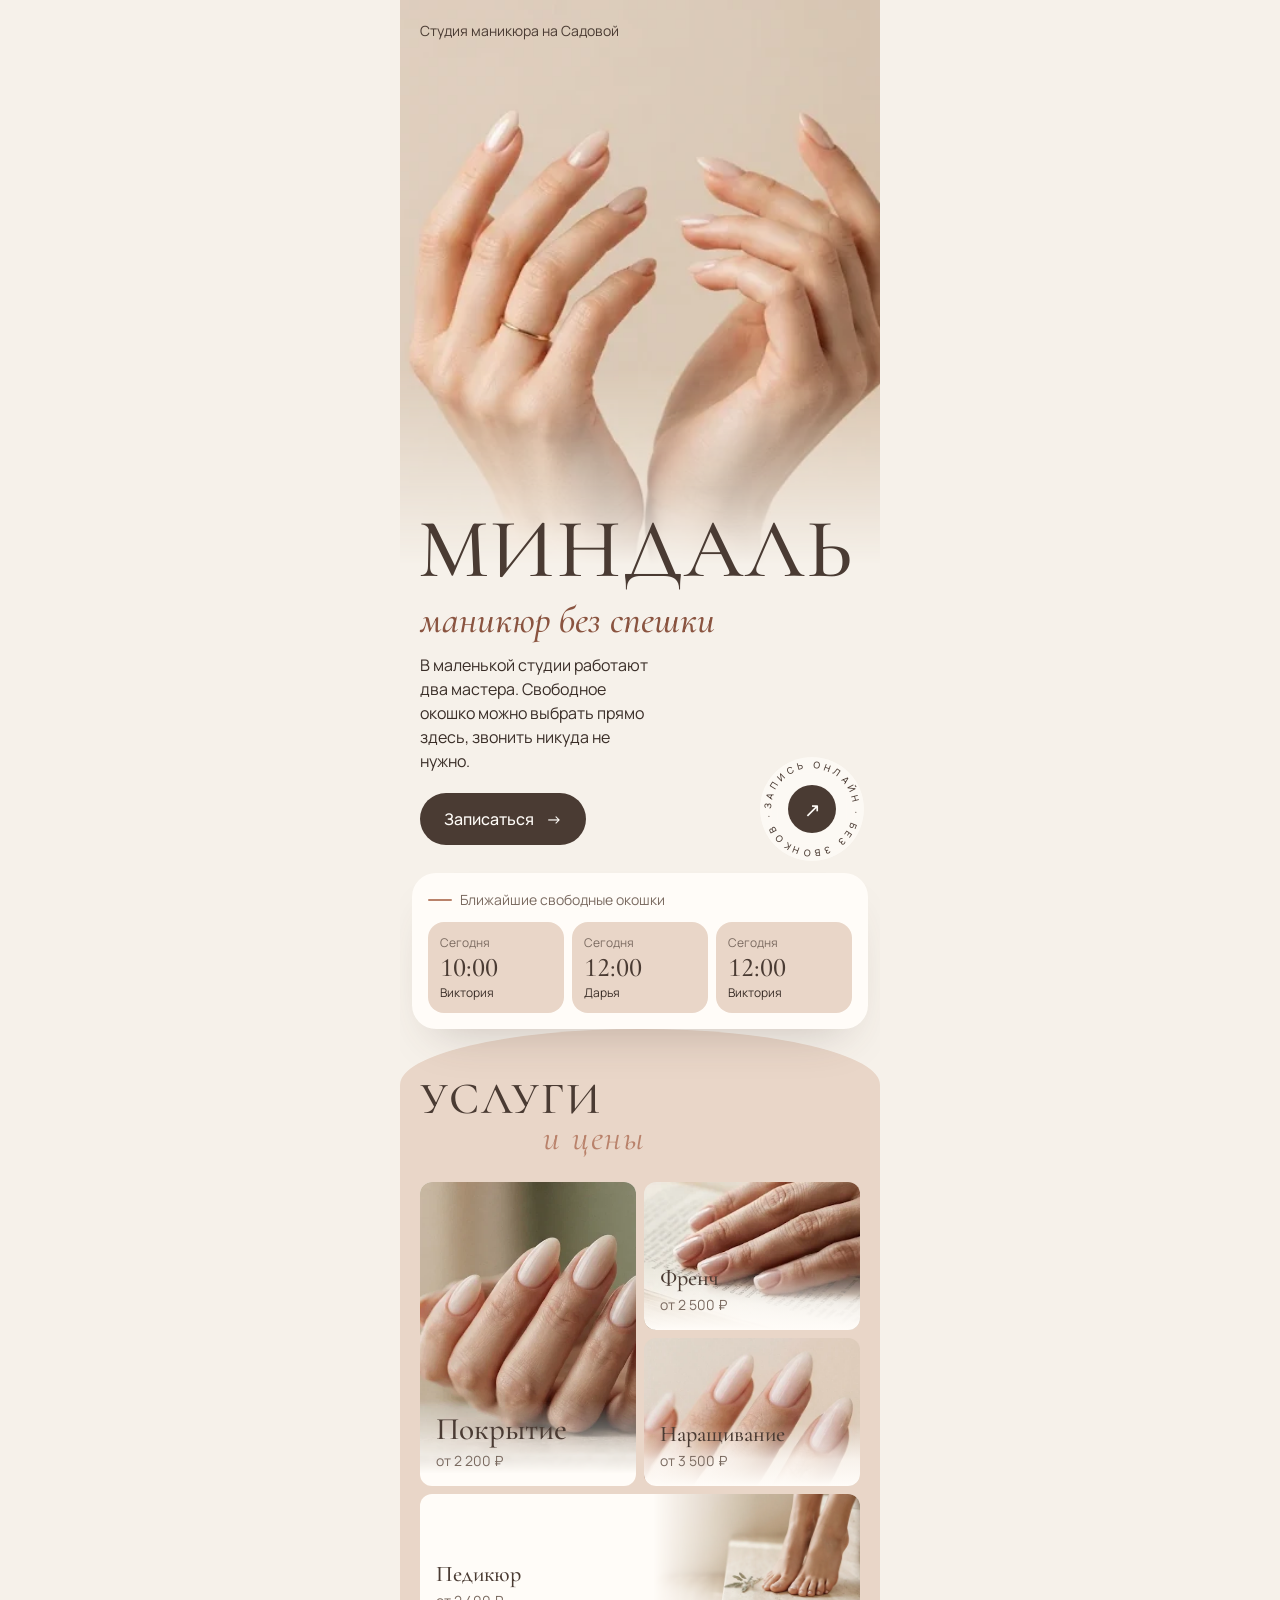
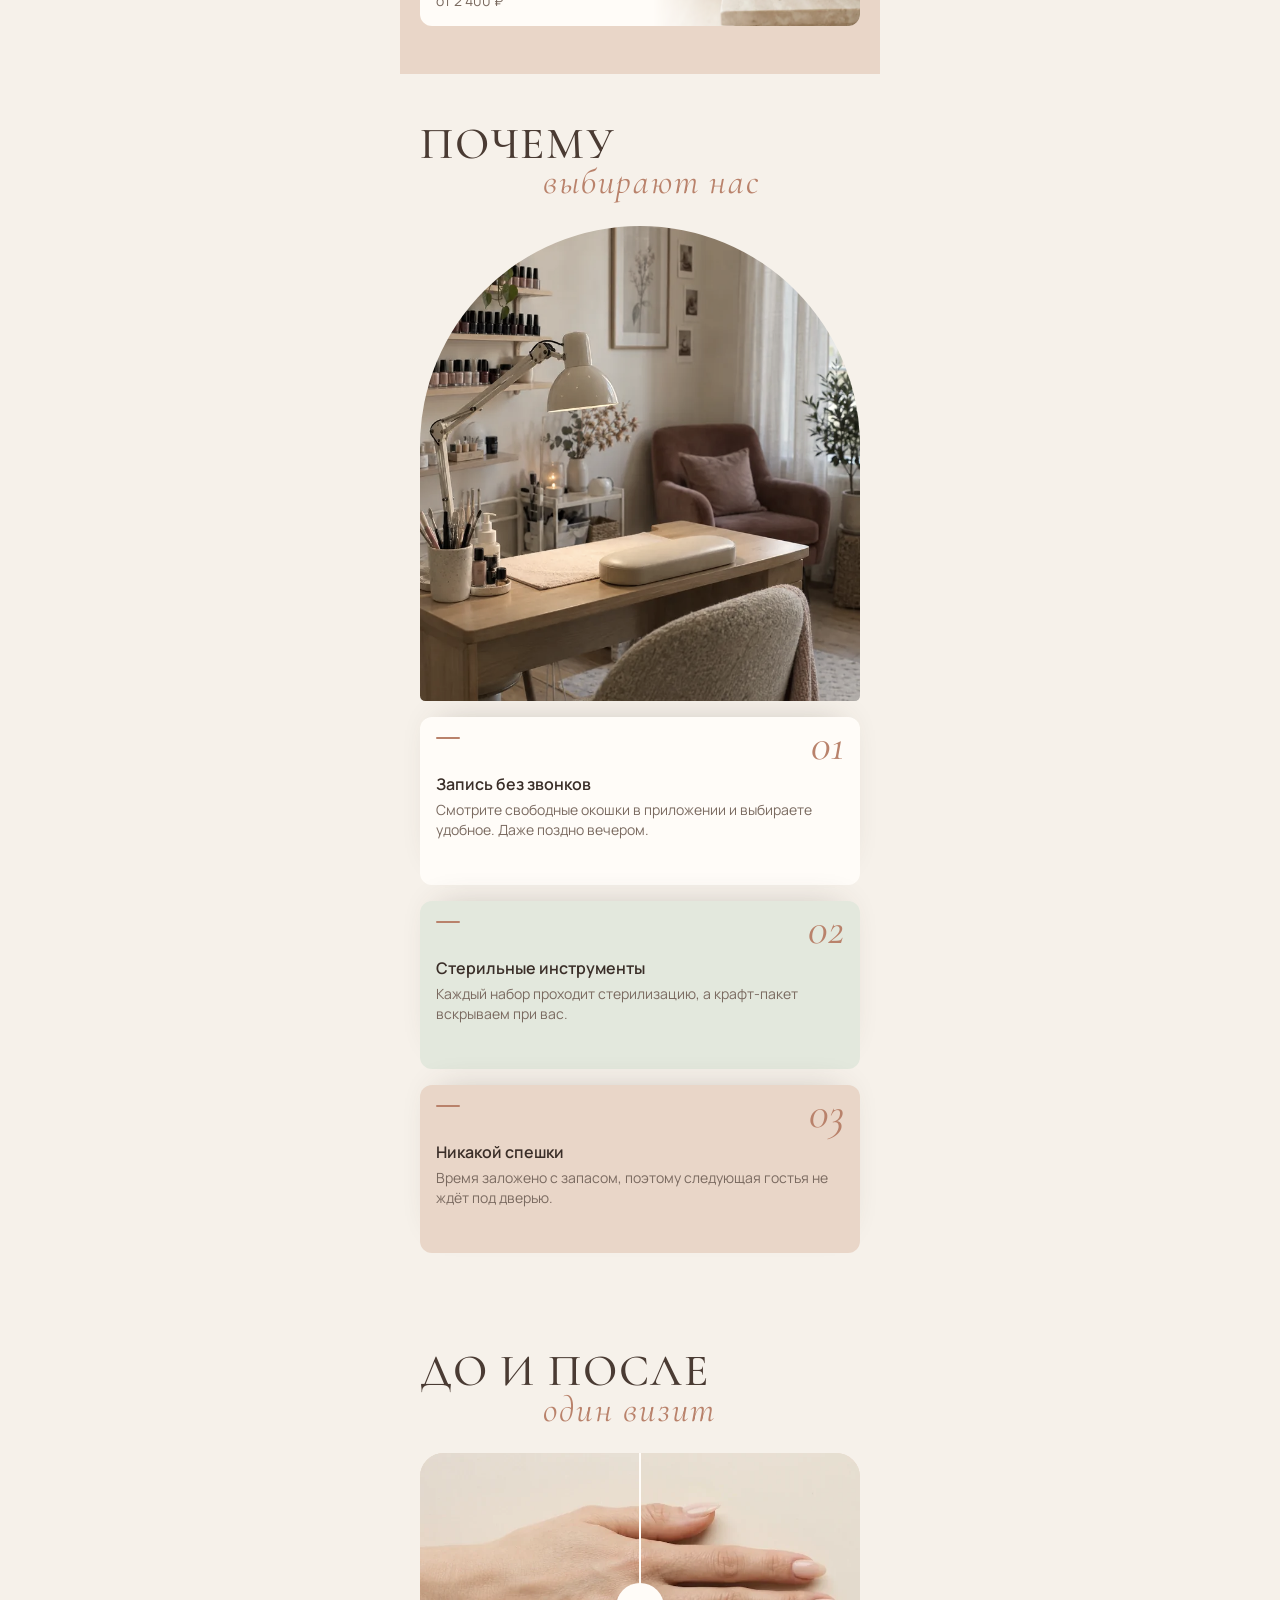
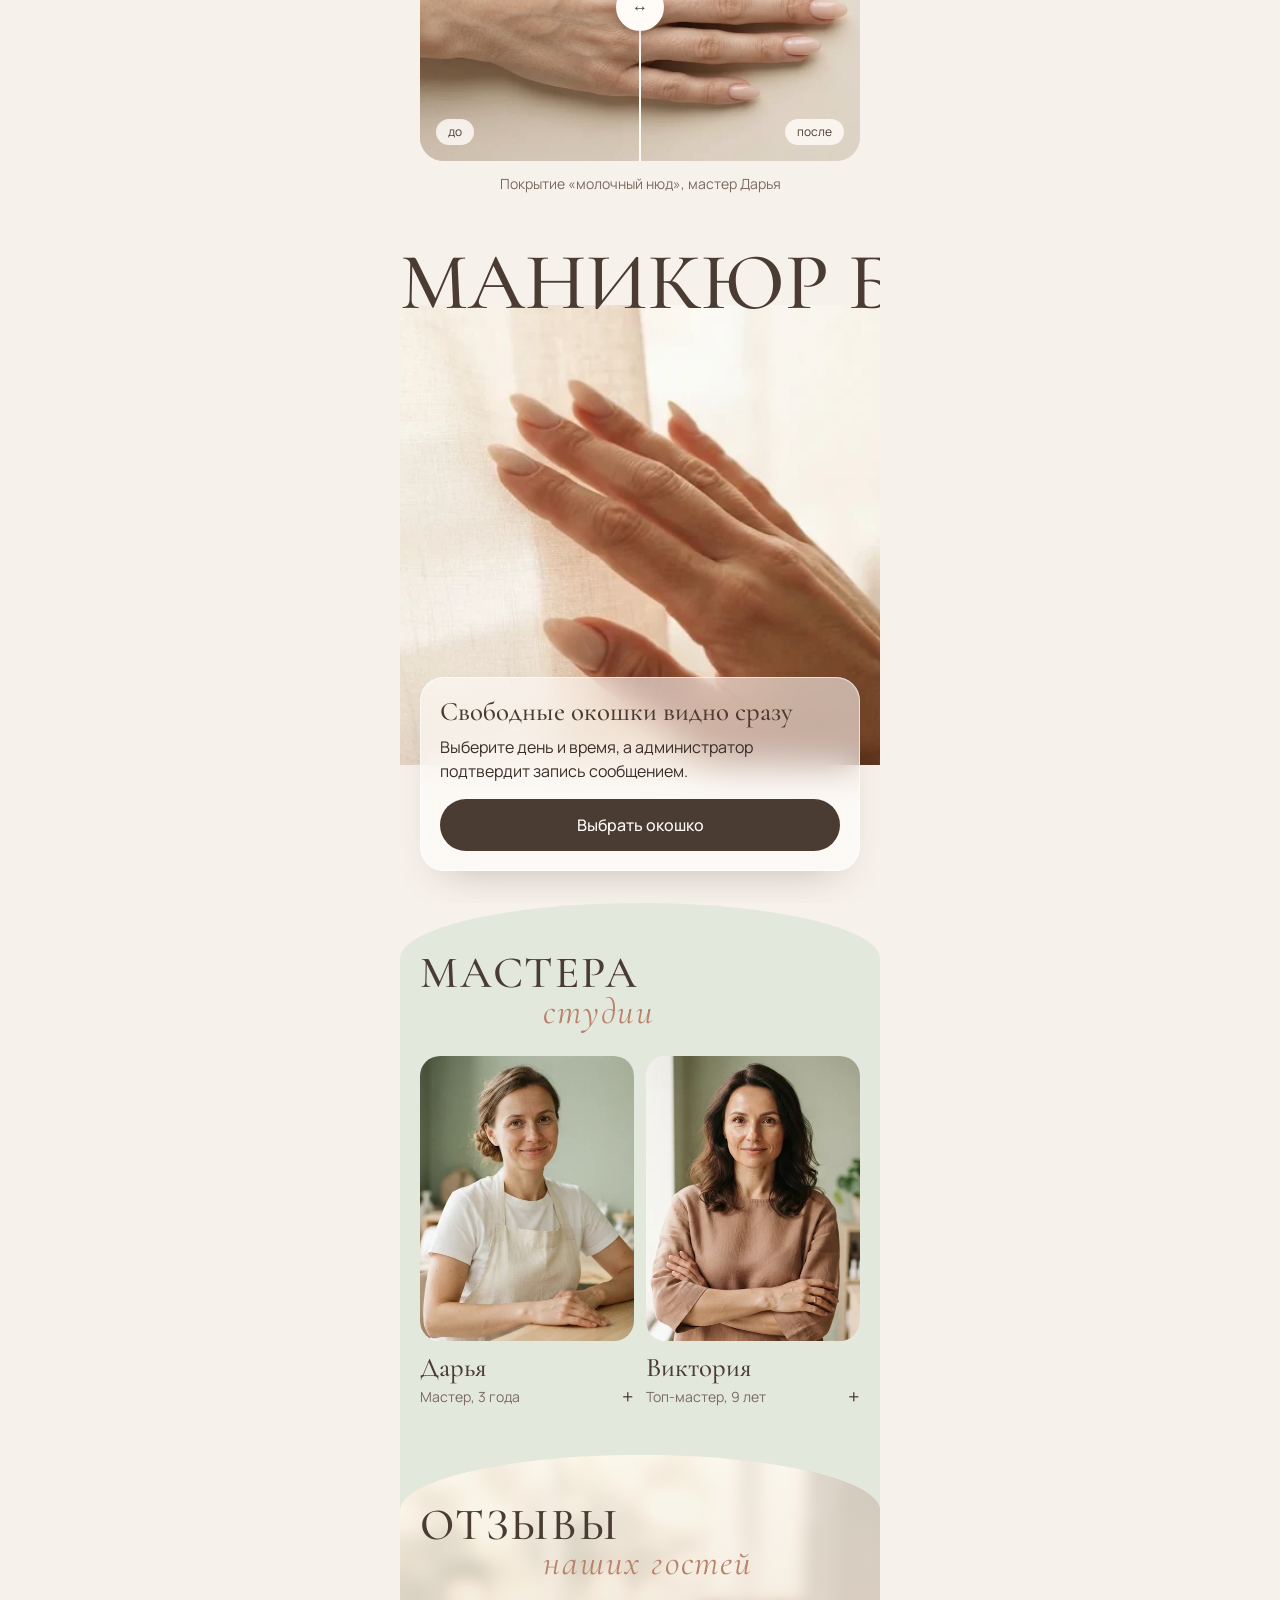
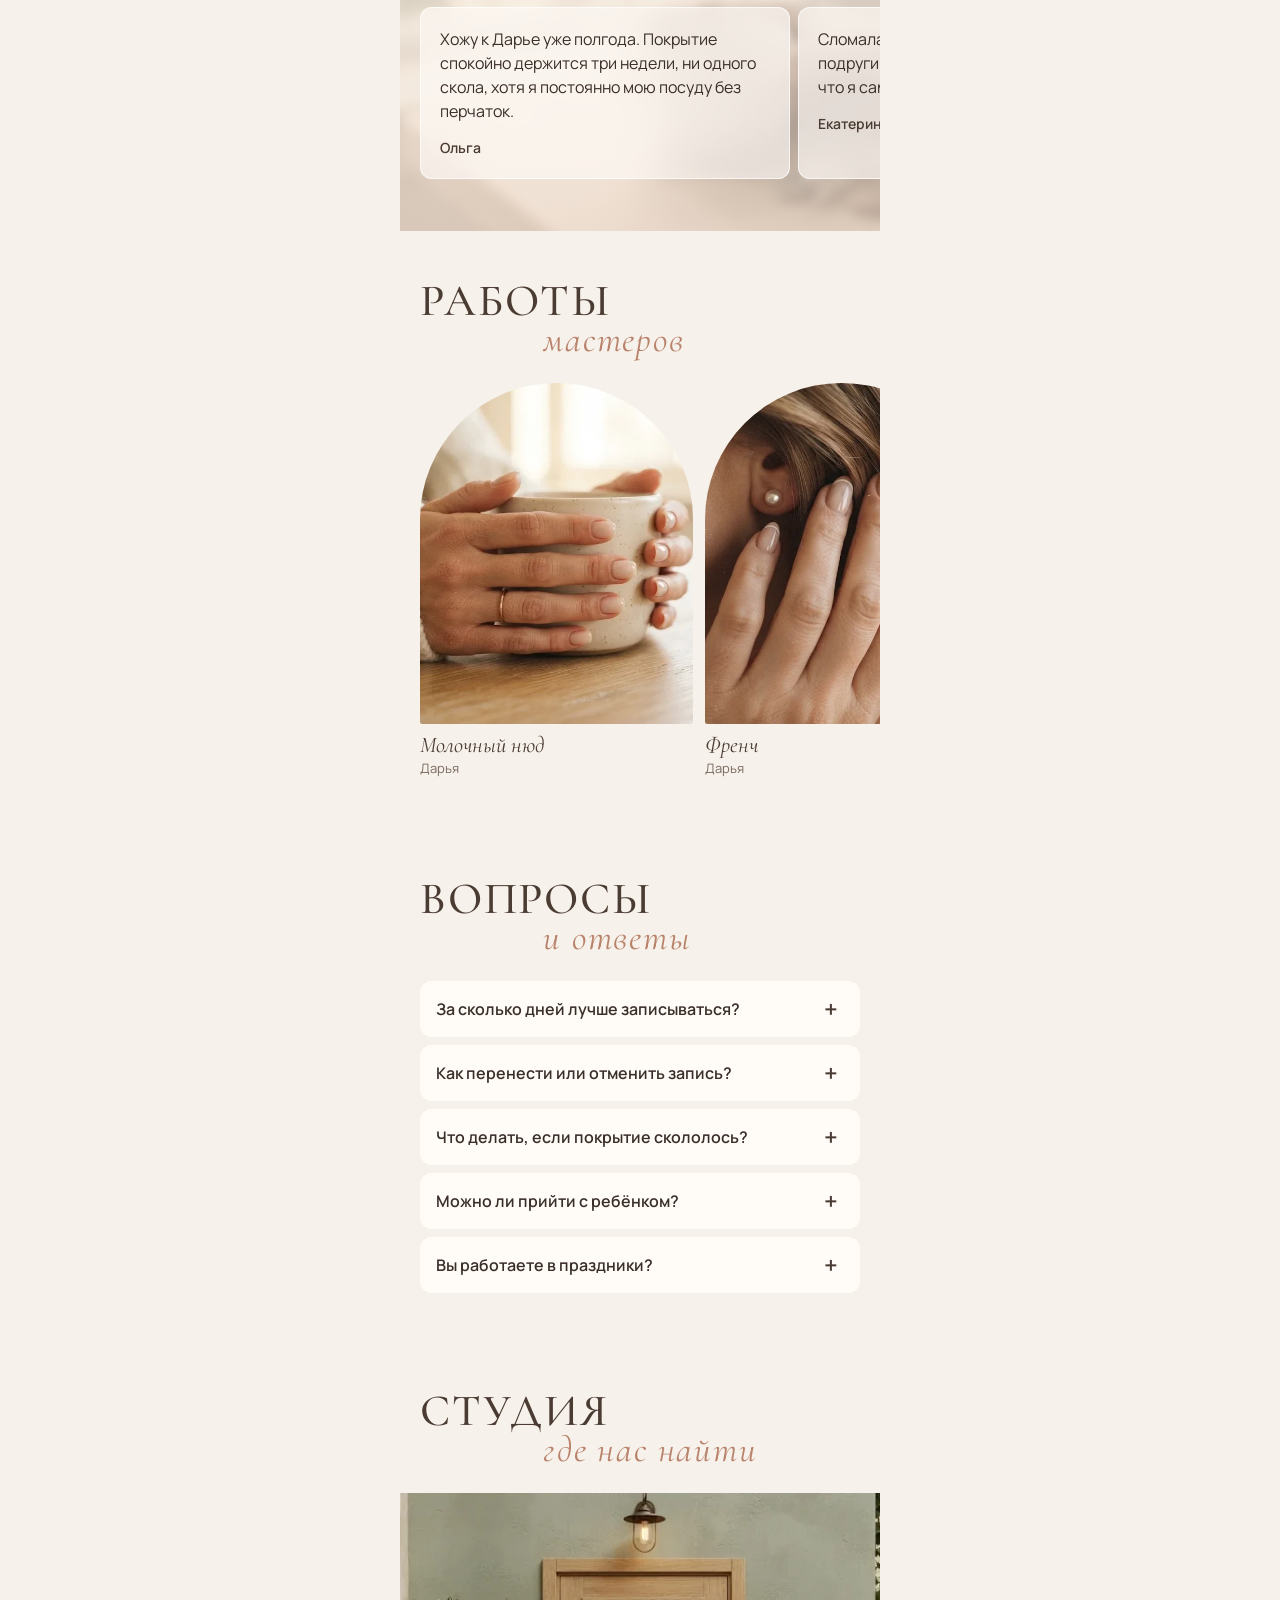
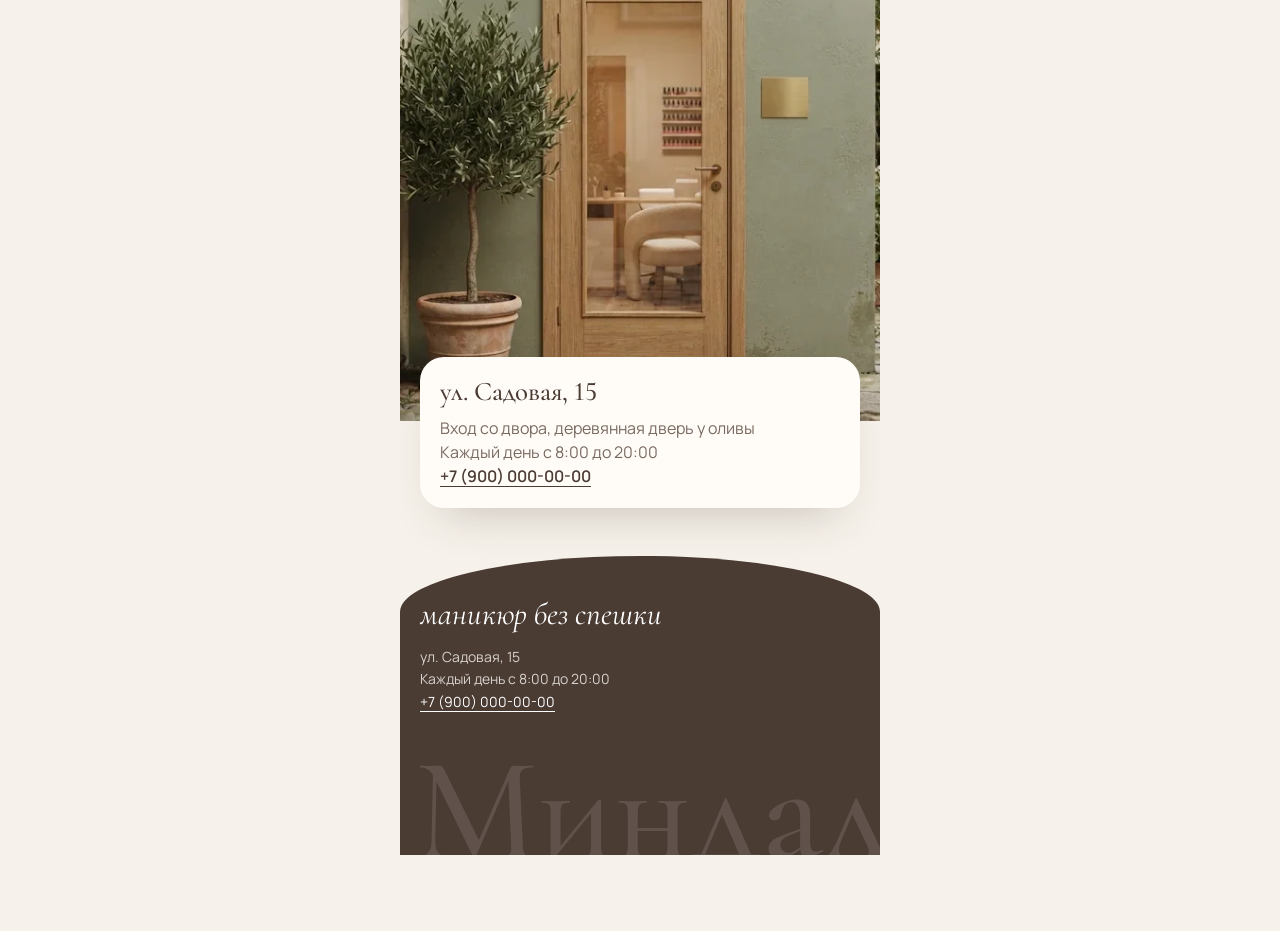
<file: salon/index.html>
<!doctype html>
<html lang="ru">
<head>
<meta charset="utf-8">
<meta name="viewport" content="width=device-width, initial-scale=1, maximum-scale=1, viewport-fit=cover">
<title>Миндаль · запись на маникюр</title>
<script src="https://telegram.org/js/telegram-web-app.js"></script>
<link rel="preconnect" href="https://fonts.googleapis.com">
<link rel="preconnect" href="https://fonts.gstatic.com" crossorigin>
<link id="fonts" rel="stylesheet" href="">
<style>
  /* Стили (цвета и шрифты). Какой включён, решает CONFIG.look, для сравнения можно открыть ?look=a */
  :root {
    /* 0 — «Пудра», первый вариант */
    --bg: #F7F0EB;                     /* фон страницы */
    --card: #FFFBF8;                   /* карточки */
    --soft: #F1DDD7;                   /* мягкие блоки, ею же красится шапка Telegram */
    --mark: #B9736F;                   /* фирменная миндалинка и точки */
    --ink: #6B1E34;                    /* заголовки и кнопка */
    --accent: #94414F;                 /* вторая строка заголовка */
    --gold: #E2BE98;                   /* заявка ждёт ответа */
    --text: #2B1A1E;
    --muted: #65504F;
    --line: rgba(107, 30, 52, .16);
    --taken: #E7E0DC;                  /* занятое окошко */
    --taken-text: #A99D9A;
    --on-ink: #FFF8F4;                 /* текст на кнопке */
    --title: "Playfair Display", Georgia, serif;
    --title-weight: 400;
    --t: 1;                            /* масштаб заголовков: широкий шрифт делаем мельче */
    --script: "Playfair Display", Georgia, serif;
    --script-style: italic;
    --script-weight: 400;
    --body: "Manrope", -apple-system, "Segoe UI", Roboto, Arial, sans-serif;
    --body-weight: 500;
    --ease: cubic-bezier(.2, .8, .2, 1);
  }
  /* A — «Синяя глазурь»: цвет 2027 года по WGSN, к нему розовый цветущего миндаля */
  :root[data-look="a"] {
    --bg: #F3F5F9; --card: #FFFFFF; --soft: #DDE5F6; --mark: #C9A96E; --ink: #1D2C74; --accent: #3A5FD8;
    --gold: #F3D58A; --text: #151A2D; --muted: #535C77; --line: rgba(29, 44, 116, .14);
    --taken: #E6E8EE; --taken-text: #98A0B3; --on-ink: #FFFFFF;
    --title: "Tenor Sans", Arial, sans-serif; --t: .86;
    --script: "Ysabeau Office", Georgia, serif; --script-style: italic; --script-weight: 400;
    --body: "Onest", -apple-system, "Segoe UI", Roboto, Arial, sans-serif; --body-weight: 400;
  }
  /* B — «Баклажан и шартрез»: густой баклажан, сиреневая бумага, капля зелёно-жёлтого */
  :root[data-look="b"] {
    --bg: #F2EFF3; --card: #FFFFFF; --soft: #E6DDEA; --mark: #AEB82E; --ink: #3B1C45; --accent: #7A4A8A;
    --gold: #DDE48C; --text: #20142A; --muted: #62556A; --line: rgba(59, 28, 69, .14);
    --taken: #E7E3E9; --taken-text: #A29AA7; --on-ink: #FFFFFF;
    --title: "Noto Serif Display", Georgia, serif; --title-weight: 300; --t: 1.04;
    --script: "Noto Serif Display", Georgia, serif; --script-style: italic; --script-weight: 300;
    --body: "Commissioner", -apple-system, "Segoe UI", Roboto, Arial, sans-serif; --body-weight: 400;
  }
  /* C — «Глина и апельсин»: белый, тёплая глина и яркий оранжевый акцент */
  :root[data-look="c"] {
    --bg: #FFFFFF; --card: #F7F0EB; --soft: #EDD3C4; --mark: #E2582B; --ink: #4A2318; --accent: #C94A1C;
    --gold: #F6C28B; --text: #24160F; --muted: #6A5448; --line: rgba(74, 35, 24, .14);
    --taken: #EFE9E6; --taken-text: #A8988F; --on-ink: #FFFFFF;
    --title: "Unbounded", Arial, sans-serif; --title-weight: 300; --t: .72;
    --script: "Unbounded", Arial, sans-serif; --script-style: normal; --script-weight: 300;
    --body: "Geologica", -apple-system, "Segoe UI", Roboto, Arial, sans-serif; --body-weight: 400;
  }
  /* D — «Розовый и луг»: яркий розовый и спокойный зелёный, оба из прогноза на 2027 */
  :root[data-look="d"] {
    --bg: #F5F7F1; --card: #FFFFFF; --soft: #F9D3E0; --mark: #6F9A5B; --ink: #213B2A; --accent: #B8336A;
    --gold: #F2D27A; --text: #18221B; --muted: #535F56; --line: rgba(33, 59, 42, .14);
    --taken: #E5E9E3; --taken-text: #98A39A; --on-ink: #FFFFFF;
    --title: "Prata", Georgia, serif; --t: .88;
    --script: "Jost", Arial, sans-serif; --script-style: italic; --script-weight: 300;
    --body: "Jost", -apple-system, "Segoe UI", Roboto, Arial, sans-serif; --body-weight: 400;
  }
  /* m — «Молочный миндаль», выбран Инной 21.11.2026: пастель, нюдовая эстетика */
  :root[data-look="m"] {
    --bg: #F6F1EA; --card: #FFFCF8; --soft: #E9D6C8; --mark: #B9826B; --ink: #4A3B33; --accent: #B9826B;
    --sage: #C9D3C1; --sage-soft: #E3E8DD;
    --gold: #E8C9A0; --text: #3A2E28; --muted: #7A6A60; --line: rgba(74, 59, 51, .14);
    --taken: #ECE5DD; --taken-text: #ADA096; --on-ink: #FFFCF8;
    --title: "Cormorant Garamond", Georgia, serif; --title-weight: 500; --t: 1.12;
    --script: "Cormorant Garamond", Georgia, serif; --script-style: italic; --script-weight: 400;
    --body: "Manrope", -apple-system, "Segoe UI", Roboto, Arial, sans-serif; --body-weight: 400;
  }

  * { box-sizing: border-box; margin: 0; padding: 0; -webkit-tap-highlight-color: transparent; }
  html { background: var(--bg); overflow-x: hidden; scrollbar-width: thin; scrollbar-color: var(--mark) transparent; }
  ::-webkit-scrollbar { width: 6px; height: 6px; }
  ::-webkit-scrollbar-thumb { border-radius: 3px; background: var(--mark); }
  ::selection { background: var(--soft); color: var(--ink); }
  body {
    color: var(--text); background: var(--bg); caret-color: var(--ink);
    font-family: var(--body); font-size: 16px; font-weight: var(--body-weight); line-height: 1.5;
    min-height: 100dvh; overflow-x: clip; font-variant-numeric: lining-nums;  /* clip, а не hidden: иначе не работают «липкие» карточки */
  }
  #app { position: relative; max-width: 480px; min-height: 100dvh; margin: 0 auto; overflow-x: clip; background: var(--bg); }
  button, input, select { font-family: inherit; font-weight: inherit; color: inherit; }
  button { background: none; border: 0; cursor: pointer; }
  a { color: inherit; text-underline-offset: 4px; }
  img { display: block; max-width: 100%; }
  :focus-visible { outline: 2px solid var(--accent); outline-offset: 2px; }
  .in-tg .browser-only { display: none !important; }

  @keyframes rise { from { opacity: 0; transform: translateY(16px); } to { opacity: 1; transform: none; } }

  /* Миндалинка: форма ногтя, фирменная деталь */
  /* Фирменная деталь: тонкая полоска цвета шампанского, к синему как золотая нить */
  .almond { display: inline-block; flex: none; width: 24px; height: 2px; border-radius: 1px; background: var(--mark); }

  .btn { display: flex; align-items: center; justify-content: center; gap: 12px; width: 100%; min-height: 52px; padding: 0 24px; border-radius: 4px; background: var(--ink); color: var(--on-ink); font-size: 16px; font-weight: 600; text-align: center; text-decoration: none; transition: opacity .2s, transform .15s var(--ease); }
  .btn:active { opacity: .9; transform: scale(.98); }
  .btn.soft { background: var(--soft); color: var(--ink); }
  .btn + .btn { margin-top: 8px; }
  .round { flex: none; width: 44px; height: 44px; border-radius: 50%; display: grid; place-items: center; background: var(--card); color: var(--ink); font-size: 20px; line-height: 1; }

  /* Заголовок: крупное слово, под него наезжает вторая строка */
  .ttl { margin: 0 0 24px; color: var(--ink); font: var(--title-weight) calc(40px * var(--t))/1 var(--title); text-transform: uppercase; }
  .ttl i { display: block; margin: -4px 0 0 28%; color: var(--accent); font-family: var(--script); font-size: calc(32px * var(--t)); font-style: var(--script-style); font-weight: var(--script-weight); line-height: 1.1; text-transform: none; }

  /* Переключатель для показа: в настоящем приложении панель видит только администратор */
  .modebar { position: sticky; top: 0; z-index: 30; display: flex; gap: 12px; align-items: center; padding: 8px 12px; background: var(--card); box-shadow: 0 4px 16px rgba(0, 0, 0, .05); }
  .modebar small { flex: none; font-size: 12px; color: var(--muted); }
  .switch { flex: 1; display: grid; grid-template-columns: 1fr 1fr; padding: 4px; border-radius: 8px; background: var(--soft); }
  .switch button { padding: 8px 4px; border-radius: 4px; font-size: 14px; font-weight: 600; color: var(--ink); }
  .switch button.on { background: var(--ink); color: var(--on-ink); }

  /* Шапка: фото во весь экран, большое название уплывает при прокрутке */
  .hero { position: relative; isolation: isolate; display: flex; flex-direction: column; justify-content: flex-end; min-height: clamp(540px, calc(100svh - 150px), 680px); padding: 72px 20px 76px; overflow: hidden; background: var(--ink); color: #fff; }
  /* Фото стоит у верхнего края в своих пропорциях и растворяется в цвете своего же фона: руки видны целиком, вокруг воздух */
  .hero-pic { position: absolute; inset: 0; z-index: -2; overflow: hidden; background: var(--hero-bg, var(--soft)); }
  .hero-pic img { width: 100%; height: auto; margin-top: -56px; transform: scale(1.04); transform-origin: 50% 0; will-change: transform; -webkit-mask-image: linear-gradient(180deg, #000 70%, transparent 97%); mask-image: linear-gradient(180deg, #000 70%, transparent 97%); }
  .hero::before { content: ""; position: absolute; inset: 0; z-index: -1; background:
      linear-gradient(180deg, color-mix(in srgb, var(--ink) 30%, transparent) 0%, transparent 16%, transparent 44%, color-mix(in srgb, var(--ink) 50%, transparent) 64%, color-mix(in srgb, var(--ink) 94%, #000) 100%),
      transparent; }
  .hero-kind { position: absolute; top: 20px; left: 20px; right: 20px; display: flex; justify-content: space-between; gap: 12px; font-size: 14px; color: rgba(255, 255, 255, .86); }
  .hero h1 { margin: 0 -40px 0 -4px; color: #fff; font: var(--title-weight) calc(clamp(76px, 21vw, 104px) * var(--t))/.9 var(--title); text-transform: uppercase; white-space: nowrap; will-change: transform; }
  .hero-script { margin-top: 8px; color: #fff; font-family: var(--script); font-size: calc(32px * var(--t)); font-style: var(--script-style); font-weight: var(--script-weight); line-height: 1.1; }
  .hero-about { margin-top: 12px; max-width: 320px; color: rgba(255, 255, 255, .88); font-size: 16px; }
  .hero-btn { display: inline-flex; align-self: flex-start; width: auto; margin: 20px 0 0; background: #fff; color: var(--ink); }
  .intro .hero > :not(.hero-pic) { animation: rise .8s var(--ease) both; }
  .intro .hero > h1 { animation-delay: .06s; }
  .intro .hero > .hero-script { animation-delay: .12s; }
  .intro .hero > .hero-about { animation-delay: .18s; }
  .intro .hero > .hero-btn { animation-delay: .24s; }
  .intro .near { animation: rise .8s .3s var(--ease) both; }

  /* Ближайшие окошки: белая карточка наезжает на фото */
  .near { position: relative; z-index: 2; margin: -48px 12px 0; padding: 16px; border-radius: 24px; background: var(--card); box-shadow: 0 24px 48px -20px rgba(20, 26, 60, .3); }
  .near-label { display: flex; gap: 8px; align-items: center; font-size: 14px; color: var(--muted); }
  .near-row { display: grid; grid-template-columns: repeat(3, minmax(0, 1fr)); gap: 8px; margin-top: 12px; }
  .near-slot { display: flex; flex-direction: column; align-items: flex-start; min-width: 0; padding: 12px; border-radius: 16px; background: var(--soft); text-align: left; transition: transform .15s var(--ease); }
  .near-slot:active { transform: scale(.97); }
  .near-slot small { font-size: 12px; color: var(--muted); white-space: nowrap; }
  .near-slot b { margin: 4px 0 2px; color: var(--ink); font: var(--title-weight) calc(24px * var(--t))/1 var(--title); font-variant-numeric: lining-nums tabular-nums; }
  .near-slot span { font-size: 12px; white-space: nowrap; overflow: hidden; text-overflow: ellipsis; max-width: 100%; }

  .sec { padding: 48px 20px; }
  .rose { background: var(--soft); }
  /* Тёмный блок: чередуем светлые и тёмные, как в примере */
  .sec.deep { background: var(--ink); color: var(--on-ink); }
  .deep .ttl { color: #fff; }
  .deep .ttl i { color: color-mix(in srgb, var(--mark) 60%, #fff); }

  /* Появление блоков при прокрутке */
  .reveal .sec, .reveal .foot { opacity: 0; transform: translateY(24px); transition: opacity .7s var(--ease), transform .7s var(--ease); }
  .reveal .seen { opacity: 1; transform: none; }

  /* Ближайшая запись на главной */
  .next { display: flex; gap: 12px; align-items: center; width: calc(100% - 40px); margin: 20px 20px 0; padding: 12px; text-align: left; border-radius: 12px; background: var(--card); }
  .next img { flex: none; width: 48px; height: 48px; border-radius: 50%; object-fit: cover; object-position: center 15%; }
  .next b { display: block; font-size: 16px; font-weight: 600; }
  .next span { font-size: 14px; color: var(--muted); }

  /* Плитки услуг: одна высокая, две рядом, одна широкая */
  .tiles { display: grid; grid-template-columns: repeat(2, minmax(0, 1fr)); gap: 8px; }
  .tile { position: relative; display: flex; flex-direction: column; justify-content: flex-end; width: 100%; min-height: 148px; padding: 16px; border-radius: 12px; background: var(--soft); color: var(--ink); text-align: left; transition: background .25s, color .25s; }
  .tile:first-child { grid-row: span 2; }
  .tile:first-child b { font-size: calc(28px * var(--t)); }
  .tile:last-child { grid-column: 1 / -1; min-height: 132px; flex-direction: row; align-items: flex-end; justify-content: space-between; }
  .tile b { display: block; font: var(--title-weight) calc(20px * var(--t))/1.1 var(--title); hyphens: auto; overflow-wrap: break-word; }
  .tile small { display: block; margin-top: 4px; color: var(--text); font-size: 14px; transition: color .25s; }
  .tile .almond { position: absolute; right: 16px; top: 16px; transition: transform .3s var(--ease); }
  .tile.on { background: var(--ink); color: var(--on-ink); }
  .tile.on small { color: var(--on-ink); }
  .tile.on .almond { transform: rotate(180deg); }
  .deep .tile { background: rgba(255, 255, 255, .09); color: #fff; }
  .deep .tile small { color: rgba(255, 255, 255, .72); }
  .deep .tile.on { background: #fff; color: var(--ink); }
  .deep .tile.on small { color: var(--muted); }
  /* Фото в плитке уже обрезано так, что ногти крупно в верхней части; затемнение только под текстом */
  .tile.pic { isolation: isolate; overflow: hidden; background: var(--ink) var(--pic) var(--pos, center top) / var(--size, cover) no-repeat; }
  .tile.pic::before { content: ""; position: absolute; inset: 0; z-index: -1; background: linear-gradient(180deg, transparent 52%, color-mix(in srgb, var(--ink) 85%, transparent) 100%); }
  /* Широкая плитка: фото справа целиком, текст слева на синем */
  /* Высокая плитка: фото чуть отдалено, чтобы были видны обе руки, снизу растворяется в синем под текстом */
  .tile.pic:first-child, .deep .tile.pic.on:first-child { background: color-mix(in srgb, #fff 9%, var(--ink)); }
  .tile.pic:first-child::before { content: none; }
  .tile.pic:first-child::after { content: ""; position: absolute; inset: 0 0 auto; height: 86%; z-index: -2; background: var(--pic) center top / cover no-repeat; -webkit-mask-image: linear-gradient(180deg, #000 62%, transparent); mask-image: linear-gradient(180deg, #000 62%, transparent); }
  .tile.pic:last-child, .deep .tile.pic.on:last-child { background: color-mix(in srgb, #fff 9%, var(--ink)); }
  .tile.pic:last-child::before { left: auto; aspect-ratio: 600 / 383; background: var(--pic) center / cover; -webkit-mask-image: linear-gradient(90deg, transparent, #000 50%); mask-image: linear-gradient(90deg, transparent, #000 50%); }
  .deep .tile.pic.on { background: var(--ink) var(--pic) var(--pos, center top) / var(--size, cover) no-repeat; color: #fff; box-shadow: inset 0 0 0 2px #fff; }
  .deep .tile.pic.on small { color: rgba(255, 255, 255, .8); }

  /* Прайс шахматкой */
  .price { margin-top: 20px; scroll-margin-top: 64px; overflow: hidden; border-radius: 12px; background: var(--card); }
  .price[hidden] { display: none; }
  .price-head { display: flex; align-items: baseline; justify-content: space-between; gap: 12px; padding: 16px; }
  .price-head h3 { color: var(--ink); font: var(--title-weight) calc(24px * var(--t))/1.1 var(--title); }
  .price-head button { min-height: 32px; color: var(--ink); font-size: 14px; font-weight: 600; text-decoration: underline; text-underline-offset: 4px; }
  .row { display: grid; grid-template-columns: 1fr 1.7fr; border-top: 4px solid var(--bg); }
  .row-num { display: flex; align-items: center; justify-content: center; min-height: 136px; background: var(--soft); color: var(--ink); font: var(--title-weight) calc(40px * var(--t))/1 var(--title); font-variant-numeric: lining-nums; }
  .row:nth-of-type(even) { grid-template-columns: 1.7fr 1fr; }
  .row:nth-of-type(even) .row-num { order: 2; }
  .row-text { display: flex; flex-direction: column; padding: 16px; }
  .row-text b { font-size: 16px; font-weight: 600; line-height: 1.3; }
  .row-text p { margin: 4px 0 12px; color: var(--muted); font-size: 14px; line-height: 1.45; }
  .row-price { margin-top: auto; color: var(--ink); font: var(--title-weight) calc(24px * var(--t))/1 var(--title); font-variant-numeric: lining-nums; text-align: right; }

  /* Студия в арке */
  .arch { width: 100%; aspect-ratio: 1 / 1.08; margin-bottom: 16px; object-fit: cover; object-position: center 45%; border-radius: 999px 999px 24px 24px; }

  /* Полоса: бегущая строка наезжает на фото, поверх стеклянная карточка */
  .strip { position: relative; isolation: isolate; padding: 0 0 32px; overflow: hidden; }
  .strip-run { display: flex; width: max-content; color: var(--ink); font: var(--title-weight) calc(72px * var(--t))/1 var(--title); text-transform: uppercase; white-space: nowrap; animation: run 28s linear infinite; position: relative; z-index: 1; margin-bottom: -.22em; }
  .strip-run span { padding-right: .5em; }
  @keyframes run { to { transform: translateX(-50%); } }
  .strip-pic { height: 460px; margin: 0; background: var(--soft) var(--pic) center 78% / cover; filter: saturate(.75); }
  [data-look="m"] .strip-pic { background-position: center top; filter: none; }
  [data-look="m"] .strip-card { margin-top: -88px; }
  .glass { background: rgba(255, 255, 255, .58); -webkit-backdrop-filter: blur(18px) saturate(1.3); backdrop-filter: blur(18px) saturate(1.3); box-shadow: inset 0 0 0 1px rgba(255, 255, 255, .5), 0 20px 40px -24px rgba(20, 26, 60, .35); }
  .strip-card { position: relative; margin: -132px 20px 0; padding: 20px; border-radius: 24px; }
  .strip-card b { display: block; color: var(--ink); font: var(--title-weight) calc(24px * var(--t))/1.15 var(--title); }
  .strip-card p { margin: 8px 0 16px; color: var(--text); font-size: 16px; }

  /* Почему выбирают */
  .why { display: grid; gap: 8px; }
  .why div { display: grid; gap: 4px; padding: 16px; border-radius: 12px; background: var(--card); }
  .why .almond { margin: 4px 0 8px; }
  .why b { font-size: 16px; font-weight: 600; }
  .why p { color: var(--muted); font-size: 14px; line-height: 1.45; }

  /* Мастера: две карточки с высоким фото, под ними рассказ о выбранном */
  .crew { display: grid; grid-template-columns: 1fr 1fr; gap: 12px; }
  .crew-card { min-width: 0; text-align: left; scroll-margin-top: 64px; }
  .crew-pic { display: block; overflow: hidden; aspect-ratio: 3 / 4; border-radius: 20px; background: var(--card); transition: box-shadow .25s var(--ease); }
  .crew-pic img { width: 100%; height: 100%; object-fit: cover; object-position: center 15%; transition: transform .5s var(--ease); }
  .crew-card:active .crew-pic img { transform: scale(1.03); }
  .crew-card.on .crew-pic { box-shadow: 0 0 0 2px var(--soft), 0 0 0 4px var(--ink); }
  .crew-card b { display: block; margin-top: 12px; color: var(--ink); font: var(--title-weight) calc(24px * var(--t))/1.1 var(--title); }
  .crew-card small { display: flex; justify-content: space-between; gap: 8px; margin-top: 4px; color: var(--muted); font-size: 14px; }
  .crew-card small i { color: var(--ink); font-style: normal; font-size: 20px; line-height: 1; transition: transform .25s var(--ease); }
  .crew-card.on small i { transform: rotate(45deg); }
  .crew-detail:not(:empty) { margin-top: 16px; padding: 20px; border-radius: 20px; background: var(--card); animation: rise .4s var(--ease); scroll-margin-top: 64px; }
  .crew-detail h3 { color: var(--ink); font: var(--title-weight) calc(24px * var(--t))/1.1 var(--title); }
  .crew-detail p { margin-top: 8px; font-size: 16px; }
  .crew-detail .can { margin-bottom: 4px; color: var(--muted); font-size: 14px; }
  .crew-detail .btn { margin-top: 16px; }

  /* Мастера: строка раскрывается, внутри описание и работы этого мастера */
  .masters { display: grid; gap: 8px; }
  .master { border-radius: 12px; background: var(--card); }
  .master-row { display: grid; grid-template-columns: 64px 1fr 20px; gap: 12px; align-items: center; width: 100%; min-height: 88px; padding: 12px 16px 12px 12px; text-align: left; scroll-margin-top: 56px; }
  .master-row img { width: 64px; height: 64px; border-radius: 50%; object-fit: cover; object-position: center 12%; }
  .master-row b { display: block; color: var(--ink); font: var(--title-weight) calc(24px * var(--t))/1.1 var(--title); }
  .master-row small { display: block; margin-top: 4px; color: var(--muted); font-size: 14px; }
  .plus { color: var(--ink); font-size: 24px; line-height: 1; transition: transform .25s var(--ease); }
  .master.open .plus, details[open] > summary .plus { transform: rotate(45deg); }
  .master-body { display: none; padding: 0 16px 16px; }
  .master.open .master-body { display: block; animation: rise .4s var(--ease); }
  .master-body p { margin-bottom: 12px; font-size: 16px; }
  .master-body .can { color: var(--muted); font-size: 14px; }
  .master-body .btn { margin-top: 16px; }

  /* Работы */
  .works { display: grid; grid-template-columns: repeat(2, 1fr); gap: 8px; margin-top: 12px; }
  .work { display: block; overflow: hidden; aspect-ratio: 1; border-radius: 8px; background: var(--soft); }
  .work img { width: 100%; height: 100%; object-fit: cover; }
  .lightbox { position: fixed; inset: 0; z-index: 60; display: grid; place-items: center; padding: 16px; background: rgba(20, 16, 20, .9); }
  .lightbox img { max-width: 100%; max-height: 82vh; border-radius: 8px; animation: rise .35s var(--ease); }

  /* Отзывы */
  .reviews { display: flex; gap: 8px; margin: 0 -20px; padding: 0 20px 4px; overflow-x: auto; scroll-snap-type: x mandatory; scroll-padding: 0 20px; scrollbar-width: none; }
  .reviews::-webkit-scrollbar { display: none; }
  .reviews::after { content: ""; flex: 0 0 12px; }
  .review { flex: 0 0 84%; padding: 20px; border-radius: 12px; background: var(--card); scroll-snap-align: start; }
  .review p { margin-bottom: 12px; font-size: 16px; line-height: 1.5; }
  .review cite { color: var(--ink); font-size: 14px; font-style: normal; font-weight: 600; }

  /* Отзывы на стекле поверх размытого фото */
  .sec.photo { position: relative; isolation: isolate; overflow: hidden; color: #fff; background: var(--ink); }
  .sec.photo::before { content: ""; position: absolute; inset: -24px; z-index: -2; background: var(--pic) center / cover; filter: blur(4px) saturate(.6); }
  .sec.photo::after { content: ""; position: absolute; inset: 0; z-index: -1; background: linear-gradient(180deg, color-mix(in srgb, var(--ink) 62%, transparent), color-mix(in srgb, var(--ink) 80%, transparent)); }
  .photo .ttl { color: #fff; }
  .photo .ttl i { color: color-mix(in srgb, var(--mark) 60%, #fff); }
  .photo .review { color: #fff; background: rgba(255, 255, 255, .14); -webkit-backdrop-filter: blur(16px); backdrop-filter: blur(16px); box-shadow: inset 0 0 0 1px rgba(255, 255, 255, .22); }
  .photo .review cite { color: #fff; }

  /* Вопросы */
  .faq-list { display: grid; gap: 8px; }
  .faq details { border-radius: 12px; background: var(--card); }
  .faq summary { display: grid; grid-template-columns: 1fr 20px; gap: 12px; align-items: center; min-height: 56px; padding: 12px 16px; font-size: 16px; font-weight: 600; list-style: none; cursor: pointer; }
  .faq summary::-webkit-details-marker { display: none; }
  .faq p { padding: 0 48px 16px 16px; color: var(--muted); font-size: 16px; }

  /* Студия */
  .place { padding-bottom: 48px; }
  .place-photo { width: calc(100% + 40px); max-width: none; margin: 0 -20px; aspect-ratio: 1 / 1.1; object-fit: cover; object-position: center 42%; }
  .contacts { position: relative; margin: -64px 0 0; padding: 20px; border-radius: 24px; background: var(--card); box-shadow: 0 24px 48px -24px rgba(20, 26, 60, .3); }
  .contacts b { display: block; color: var(--ink); font: var(--title-weight) calc(24px * var(--t))/1.15 var(--title); font-variant-numeric: lining-nums; }
  .contacts p { margin-top: 8px; color: var(--muted); font-size: 16px; }
  .contacts a { color: var(--ink); font-weight: 600; }

  /* Подвал: тёмный, огромное название обрезано нижним краем */
  .foot { position: relative; overflow: hidden; padding: 40px 20px 0; background: var(--ink); color: rgba(255, 255, 255, .8); }
  .foot span { display: block; color: #fff; font-family: var(--script); font-size: calc(28px * var(--t)); font-style: var(--script-style); font-weight: var(--script-weight); line-height: 1.2; }
  .foot p { margin-top: 12px; font-size: 14px; line-height: 1.6; }
  .foot p a { color: #fff; }
  .foot small { display: block; margin-top: 16px; color: rgba(255, 255, 255, .6); font-size: 12px; line-height: 1.5; }
  .foot b { display: block; margin: 24px -20px -.2em -6px; color: rgba(255, 255, 255, .14); font: var(--title-weight) calc(clamp(96px, 27vw, 132px) * var(--t))/1 var(--title); text-transform: uppercase; white-space: nowrap; }
  .demo-note { margin-top: 24px; padding: 12px 16px; border-radius: 12px; border: 1.5px dashed var(--mark); font-size: 14px; color: var(--muted); }
  .demo-note b { color: var(--ink); font-weight: 600; }

  /* Закреплённая кнопка, в Telegram её заменяет родная */
  .sticky { position: fixed; z-index: 25; left: 50%; bottom: 0; width: 100%; max-width: 480px; padding: 12px 20px calc(12px + env(safe-area-inset-bottom)); background: var(--card); box-shadow: 0 -8px 24px rgba(0, 0, 0, .06); transform: translateX(-50%); }
  .sticky[hidden] { display: none; }
  .has-sticky { padding-bottom: 76px; }
  .in-tg .has-sticky { padding-bottom: 0; }

  /* Страницы записи */
  .page { padding: 24px 20px 48px; }
  .page-head { display: flex; gap: 16px; align-items: center; margin-bottom: 20px; }
  .page-head .ttl { flex: 1; min-width: 0; margin: 0; }

  /* Календарь */
  .cal { padding: 12px; border-radius: 12px; background: var(--card); }
  .cal-head { display: flex; align-items: center; justify-content: space-between; padding: 0 4px 8px; }
  .cal-head b { color: var(--ink); font: var(--title-weight) calc(24px * var(--t))/1.1 var(--title); }
  .cal-nav { width: 40px; height: 40px; border-radius: 50%; background: var(--soft); color: var(--ink); font-size: 20px; line-height: 1; }
  .cal-nav:disabled { opacity: .35; cursor: default; }
  .cal-grid { display: grid; grid-template-columns: repeat(7, 1fr); gap: 4px; }
  .cal-grid small { padding: 4px 0; font-size: 12px; font-weight: 600; text-align: center; color: var(--muted); }
  .day { position: relative; min-width: 0; height: 44px; border-radius: 8px; font-size: 16px; font-weight: 600; font-variant-numeric: tabular-nums; }
  .day i { position: absolute; left: 50%; bottom: 4px; width: 4px; height: 4px; margin-left: -2px; border-radius: 50%; background: var(--mark); }
  .day.today { box-shadow: inset 0 0 0 1.5px var(--mark); }
  .day.sel { background: var(--ink); color: var(--on-ink); box-shadow: none; }
  .day.sel i { background: var(--gold); }
  .day:disabled { color: var(--taken-text); font-weight: 400; cursor: default; }
  .day.empty { visibility: hidden; }

  /* Окошки двумя столбиками */
  .day-title { margin: 24px 4px 12px; color: var(--ink); font: var(--title-weight) calc(24px * var(--t))/1.1 var(--title); font-variant-numeric: lining-nums; }
  .cols { display: grid; grid-template-columns: 1fr 1fr; gap: 8px; align-items: start; }
  .col { min-width: 0; padding: 12px; border-radius: 12px; background: var(--card); }
  .col-head { display: flex; gap: 8px; align-items: center; min-height: 48px; margin-bottom: 12px; }
  .col-head img { flex: none; width: 44px; height: 44px; border-radius: 50%; object-fit: cover; object-position: center 12%; }
  .col-head div { min-width: 0; }
  .col-head b { display: block; font-size: 16px; font-weight: 600; line-height: 1.2; }
  .col-head small { display: block; margin-top: 2px; font-size: 12px; line-height: 1.25; color: var(--muted); text-wrap: balance; }
  .col-rank { display: block; font-size: 12px; font-weight: 600; color: var(--ink); }
  .slots { display: grid; gap: 8px; }
  .slot { padding: 12px 4px; border-radius: 8px; background: var(--soft); color: var(--ink); font-size: 16px; font-weight: 600; font-variant-numeric: tabular-nums; text-align: center; transition: transform .15s var(--ease); }
  .slot:active { transform: scale(.95); }
  .slot.taken { background: var(--taken); color: var(--taken-text); text-decoration: line-through; cursor: default; }
  .slot.taken:active { transform: none; }
  .slot.mine { background: var(--ink); color: var(--on-ink); cursor: default; }
  .slot.mine small { display: block; font-size: 12px; font-weight: 400; line-height: 1.2; }
  .col-empty { padding: 16px 4px; font-size: 14px; text-align: center; color: var(--muted); }
  .legend { display: flex; flex-wrap: wrap; gap: 8px 16px; margin: 12px 4px 0; font-size: 12px; color: var(--muted); }
  .legend i { display: inline-block; width: 12px; height: 12px; margin-right: 4px; border-radius: 4px; vertical-align: -1px; }

  /* Форма */
  .summary { display: flex; gap: 12px; align-items: center; padding: 12px; border-radius: 12px; background: var(--soft); }
  .summary img { flex: none; width: 56px; height: 56px; border-radius: 50%; object-fit: cover; object-position: center 12%; }
  .summary b { display: block; font-size: 16px; font-weight: 600; line-height: 1.25; }
  .summary span { font-size: 14px; color: var(--muted); }
  .field { display: block; margin-top: 16px; }
  .field span { display: block; margin: 0 0 4px 2px; font-size: 14px; font-weight: 600; }
  .field input, .field select { display: block; width: 100%; padding: 14px 16px; border: 1px solid var(--line); border-radius: 8px; background: var(--card); font-size: 16px; outline: none; }
  .field input:focus { border-color: var(--ink); }
  .agree { display: flex; gap: 12px; align-items: flex-start; margin: 16px 2px; font-size: 14px; color: var(--muted); cursor: pointer; }
  .agree input { flex: none; width: 20px; height: 20px; margin-top: 2px; accent-color: var(--ink); }
  .err { min-height: 20px; margin-bottom: 8px; font-size: 14px; font-weight: 600; text-align: center; color: #B3261E; }

  /* Всплывающие окна */
  .overlay { position: fixed; inset: 0; z-index: 50; display: flex; align-items: flex-end; justify-content: center; background: rgba(20, 16, 20, .5); animation: fade .2s ease; }
  .overlay.center { align-items: center; padding: 16px; }
  @keyframes fade { from { opacity: 0; } to { opacity: 1; } }
  .pop { width: 100%; max-width: 480px; max-height: 88vh; overflow-y: auto; padding: 24px 20px calc(20px + env(safe-area-inset-bottom)); border-radius: 16px 16px 0 0; background: var(--bg); animation: up .32s var(--ease); }
  .center .pop { max-width: 400px; padding-bottom: 20px; border-radius: 16px; }
  @keyframes up { from { transform: translateY(24px); opacity: 0; } to { transform: none; opacity: 1; } }
  .pop h2 { color: var(--ink); font: var(--title-weight) calc(28px * var(--t))/1.1 var(--title); font-variant-numeric: lining-nums; }
  .pop > p { margin-top: 8px; font-size: 14px; color: var(--muted); }
  .pop .btn:first-of-type { margin-top: 16px; }
  .rows { margin-top: 12px; overflow: hidden; border-radius: 12px; background: var(--card); }
  .rows div { display: flex; justify-content: space-between; gap: 16px; padding: 12px 16px; font-size: 14px; border-top: 2px solid var(--bg); }
  .rows div:first-child { border-top: 0; }
  .rows span { flex: none; color: var(--muted); }
  .rows b { font-weight: 600; text-align: right; overflow-wrap: anywhere; }

  /* Карточка записи: крупные скругления, фото студии в арке, мастер и дата */
  .ticket { margin-bottom: 12px; padding: 12px; border-radius: 32px; background: var(--card); box-shadow: 0 24px 48px -28px rgba(20, 26, 60, .35); text-align: left; }
  .ticket-top { display: grid; grid-template-columns: 112px 1fr; gap: 16px; align-items: center; padding: 8px; border-radius: 24px; background: var(--soft); }
  .ticket-top img { width: 112px; height: 128px; object-fit: cover; border-radius: 999px 999px 20px 20px; }
  .ticket-top .status { margin: 0 0 8px; }
  .ticket-top b { display: block; color: var(--ink); font: var(--title-weight) calc(24px * var(--t))/1.15 var(--title); }
  .ticket-top small { display: block; margin-top: 4px; color: var(--muted); font-size: 14px; }
  .ticket-bottom { display: grid; grid-template-columns: 1fr 1fr; padding: 16px 8px 4px; }
  .ticket-bottom > div + div { padding-left: 16px; box-shadow: inset 1px 0 0 var(--line); }
  .ticket-bottom small { display: block; margin-bottom: 8px; color: var(--muted); font-size: 12px; }
  .ticket-bottom .who { display: flex; gap: 8px; align-items: center; font-size: 16px; font-weight: 600; }
  .ticket-bottom .who img { width: 36px; height: 36px; border-radius: 50%; object-fit: cover; object-position: center 12%; }
  .ticket-bottom b { display: block; color: var(--ink); font: var(--title-weight) calc(24px * var(--t))/1.1 var(--title); font-variant-numeric: lining-nums tabular-nums; }
  .ticket-bottom span { font-size: 14px; color: var(--muted); }
  .ticket .textlink { margin: 12px 0 0 8px; }
  .ticket .chat { margin-top: 12px; border-radius: 24px; }

  /* Готово и мои записи */
  .done { padding: 40px 20px 40px; text-align: center; }
  .done-mark { display: grid; place-items: center; width: 84px; height: 84px; margin: 0 auto 20px; border-radius: 50%; background: var(--ink); animation: pop .5s var(--ease); }
  @keyframes pop { from { transform: scale(.6); opacity: 0; } to { transform: none; opacity: 1; } }
  .done-mark svg { width: 40px; height: 40px; fill: none; stroke: var(--on-ink); stroke-width: 2.4; stroke-linecap: round; stroke-linejoin: round; }
  .done .ttl { margin-bottom: 0; }
  .done .ttl i { margin: 0; }
  .done > p { margin: 16px 0 24px; font-size: 16px; color: var(--muted); }
  .done .ticket { margin-top: 24px; }
  .my { margin-bottom: 12px; padding: 16px; border-radius: 12px; background: var(--card); }
  .my-top { display: flex; gap: 12px; align-items: center; }
  .my-top img { flex: none; width: 48px; height: 48px; border-radius: 50%; object-fit: cover; object-position: center 12%; }
  .my-top div { flex: 1; min-width: 0; }
  .my-top b { display: block; font-size: 16px; font-weight: 600; line-height: 1.25; }
  .my-top span { font-size: 14px; color: var(--muted); }
  .status { display: inline-block; margin-top: 12px; padding: 4px 12px; border-radius: 99px; font-size: 12px; font-weight: 600; background: var(--soft); color: var(--ink); }
  .status.ok { background: #DDEBD8; color: #2F5F2B; }
  .status.no { background: var(--taken); color: #6F6461; }
  .textlink { display: inline-block; margin-top: 12px; margin-left: 12px; font-size: 14px; font-weight: 600; color: var(--muted); text-decoration: underline; text-underline-offset: 4px; }
  .empty-text { padding: 32px 12px; text-align: center; color: var(--muted); }

  /* Сообщения бота: цвета как в самом Telegram */
  .chat { margin-top: 12px; padding: 12px; border-radius: 12px; background: #DCE5D6; }
  .bubble { max-width: 100%; padding: 8px 12px; border-radius: 16px; background: #fff; font-size: 14px; line-height: 1.45; color: #17212B; white-space: pre-line; overflow-wrap: anywhere; }
  .bubble b.who { display: block; margin-bottom: 2px; font-size: 14px; font-weight: 600; color: #3390EC; }
  .bubble .msg-title { display: flex; gap: 4px; align-items: center; font-weight: 600; }
  .bubble .msg-title svg { width: 16px; height: 16px; fill: none; stroke: #3390EC; stroke-width: 1.6; stroke-linecap: round; stroke-linejoin: round; }
  .bubble + .bubble, .inline + .bubble { margin-top: 12px; }
  .bubble time { display: block; margin-top: 2px; font-size: 12px; text-align: right; color: #8A9AA8; }
  .inline { display: grid; grid-template-columns: 1fr 1fr; gap: 4px; margin-top: 4px; }
  .inline button { padding: 8px 4px; border-radius: 8px; background: rgba(23, 33, 43, .32); color: #fff; font-size: 14px; font-weight: 600; }
  .inline button:active { background: rgba(23, 33, 43, .5); }
  .inline button.wide { grid-column: 1 / -1; }

  /* Панель администратора */
  .admin-head { padding: 28px 20px 20px; background: var(--soft); }
  .admin-head .ttl { margin: 0; }
  .admin-head .ttl i { margin-left: 12%; }
  .admin-head p { margin-top: 12px; font-size: 14px; color: var(--muted); }
  .tabs { display: grid; grid-template-columns: repeat(3, 1fr); position: sticky; top: 56px; z-index: 20; padding: 8px 12px; background: var(--bg); box-shadow: 0 4px 16px rgba(0, 0, 0, .04); }
  .tabs button { padding: 12px 2px; border-radius: 8px; font-size: 14px; font-weight: 600; color: var(--muted); }
  .tabs button.on { background: var(--soft); color: var(--ink); }
  .tabs em { display: inline-block; min-width: 20px; margin-left: 4px; padding: 0 6px; border-radius: 99px; background: var(--ink); color: var(--on-ink); font-size: 12px; font-style: normal; line-height: 20px; }
  .admin-page { padding: 20px 20px 48px; }
  .admin-page h2 { margin-top: 32px; color: var(--ink); font: var(--title-weight) calc(24px * var(--t))/1.1 var(--title); font-variant-numeric: lining-nums; }
  .admin-page h2:first-child { margin-top: 0; }
  .admin-page > p { margin-top: 8px; font-size: 14px; color: var(--muted); }
  .list { margin-top: 12px; overflow: hidden; border-radius: 12px; background: var(--card); }
  .list a, .list div.li { display: flex; justify-content: space-between; gap: 12px; padding: 12px 16px; font-size: 14px; text-decoration: none; border-top: 2px solid var(--bg); }
  .list > :first-child { border-top: 0; }
  .list b { display: block; font-weight: 600; }
  .list small { font-size: 12px; color: var(--muted); }
  .list .r { flex: none; text-align: right; }

  /* Окошки у администратора */
  .box { margin-top: 12px; padding: 12px; border-radius: 12px; background: var(--card); }
  .box-head { display: flex; gap: 12px; align-items: center; margin-bottom: 12px; }
  .box-head img { flex: none; width: 44px; height: 44px; border-radius: 50%; object-fit: cover; object-position: center 12%; }
  .box-head div { flex: 1; min-width: 0; }
  .box-head b { display: block; font-size: 16px; font-weight: 600; line-height: 1.2; }
  .box-head small { font-size: 12px; color: var(--muted); }
  .toggle { flex: none; padding: 8px 12px; border-radius: 8px; background: var(--soft); color: var(--ink); font-size: 12px; font-weight: 600; }
  .toggle.on { background: var(--ink); color: var(--on-ink); }
  .a-slots { display: grid; grid-template-columns: repeat(3, 1fr); gap: 8px; }
  .a-slot { min-width: 0; min-height: 56px; padding: 8px 4px; border-radius: 8px; background: var(--soft); color: var(--ink); font-size: 16px; font-weight: 600; font-variant-numeric: tabular-nums; line-height: 1.15; text-align: center; }
  .a-slot small { display: block; margin-top: 2px; font-size: 12px; font-weight: 400; line-height: 1.2; white-space: nowrap; overflow: hidden; text-overflow: ellipsis; }
  .a-slot.busy { background: var(--ink); color: var(--on-ink); }
  .a-slot.wait { background: var(--gold); color: var(--text); }
  .a-slot.gone { background: none; box-shadow: inset 0 0 0 1.5px var(--taken); color: var(--taken-text); text-decoration: line-through; }
  .a-slot.add { background: none; box-shadow: inset 0 0 0 1.5px var(--line); color: var(--muted); font-size: 14px; }

  /* Расписание */
  .segs { display: grid; grid-template-columns: repeat(3, 1fr); gap: 8px; margin-top: 12px; }
  .segs button { padding: 12px 4px; border-radius: 8px; background: var(--card); font-size: 14px; font-weight: 600; }
  .segs button.on { background: var(--ink); color: var(--on-ink); }
  .weekdays { display: grid; grid-template-columns: repeat(7, 1fr); gap: 4px; }
  .weekdays button { padding: 8px 0; border-radius: 8px; background: var(--taken); color: var(--taken-text); font-size: 12px; font-weight: 600; }
  .weekdays button.on { background: var(--soft); color: var(--ink); }
  .row3 { display: grid; grid-template-columns: 1fr 1fr 1fr; gap: 8px; }
  .row3 .field { margin-top: 12px; min-width: 0; }
  .row3 .field span { font-size: 12px; }
  .row3 input, .row3 select { padding: 12px 4px; font-size: 14px; text-align: center; }
  .preview { margin-top: 12px; font-size: 12px; color: var(--muted); }
  .reset { display: block; margin: 24px auto 0; font-size: 14px; font-weight: 600; color: var(--muted); text-decoration: underline; text-underline-offset: 4px; }

  .notice { position: fixed; left: 50%; bottom: calc(24px + env(safe-area-inset-bottom)); z-index: 70; width: calc(100% - 40px); max-width: 440px; padding: 12px 16px; border-radius: 8px; transform: translate(-50%, 16px); background: var(--text); color: var(--on-ink); font-size: 14px; font-weight: 600; text-align: center; opacity: 0; pointer-events: none; transition: opacity .25s, transform .25s var(--ease); }
  .notice.show { opacity: 1; transform: translate(-50%, 0); }


  /* Узкие телефоны: длинная вторая строка не должна вылезать за край */
  @media (max-width: 359px) {
    .ttl i { margin-left: 10%; }
    .admin-head .ttl i { margin-left: 0; }
    .near-slot { padding: 8px; }
    .near { margin-left: 8px; margin-right: 8px; padding: 12px; }
    .tile { padding: 12px; }
    .tile b { font-size: calc(18px * var(--t)); }
    .tile:first-child b { font-size: calc(24px * var(--t)); }
    .ticket-top { grid-template-columns: 88px 1fr; gap: 12px; }
    .ticket-top img { width: 88px; height: 104px; }
  }

  /* ===== «Молочный миндаль» (21.11.2026): светлая пастель вместо тёмных блоков ===== */
  [data-look="m"] .ttl { letter-spacing: .04em; }
  [data-look="m"] .btn { border-radius: 999px; font-weight: 500; }
  [data-look="m"] .switch button.on { border-radius: 6px; }
  /* Шапка светлая: фото растворяется в молоке, текст цвета какао */
  [data-look="m"] .hero { background: var(--bg); color: var(--ink); min-height: clamp(600px, calc(100svh - 100px), 740px); }
  [data-look="m"] .hero-pic img { filter: none; margin-top: 0; -webkit-mask-image: linear-gradient(180deg, #000 82%, transparent 100%); mask-image: linear-gradient(180deg, #000 82%, transparent 100%); }
  [data-look="m"] .hero::before { background: linear-gradient(180deg, transparent 0%, transparent 60%, color-mix(in srgb, var(--bg) 75%, transparent) 76%, var(--bg) 92%); }
  [data-look="m"] .hero-kind { color: var(--ink); }
  [data-look="m"] .hero h1 { color: var(--ink); letter-spacing: .02em; font-size: clamp(60px, 17.5vw, 84px); line-height: .9; }
  [data-look="m"] .hero-script { color: #8A5440; font-weight: 500; font-size: calc(34px * var(--t)); }
  [data-look="m"] .hero-about { color: var(--text); max-width: 236px; }
  [data-look="m"] .hero-btn { background: var(--ink); color: var(--on-ink); }
  /* Текст шапки стоит под фото на чистом молочном фоне: на руках его не прочитать (просьба Инны 21.11) */
  [data-look="m"] .hero { --ph: min(calc(min(100vw, 480px) * 1.2), 74svh); justify-content: flex-start; min-height: 0; padding-top: calc(var(--ph) - 64px); }
  [data-look="m"] .hero-pic { bottom: auto; height: var(--ph); background: var(--bg); -webkit-mask-image: linear-gradient(180deg, #000 64%, transparent 98%); mask-image: linear-gradient(180deg, #000 64%, transparent 98%); }
  [data-look="m"] .hero-pic img { -webkit-mask-image: none; mask-image: none; }
  [data-look="m"] .hero::before { content: none; }
  [data-look="m"] .hero-script { margin-top: 12px; }
  [data-look="m"] .near { box-shadow: 0 24px 48px -24px rgba(74, 59, 51, .28); }

  /* Эффект 01: название выезжает по буквам из-под маски */
  .hero h1 .ch { display: inline-block; }
  .intro .hero h1 { animation: none !important; }
  .intro .hero h1 .ch { animation: letter 1s var(--ease) both; animation-delay: calc(.15s + var(--i) * .06s); }
  @keyframes letter { from { transform: translateY(105%); opacity: 0; } to { transform: none; opacity: 1; } }
  .hero h1 .mask { display: inline-block; overflow: hidden; padding: 0 .02em .08em; margin-bottom: -.08em; vertical-align: bottom; }
  /* Эффект 2.28: вырезанная рука стоит поверх названия. Включается, когда есть CONFIG.photos.heroCut */
  .hero-cut { position: absolute; inset: 0; z-index: 1; pointer-events: none; overflow: hidden; }
  .hero-cut img { width: 100%; height: auto; margin-top: -56px; transform: scale(1.04); transform-origin: 50% 0; will-change: transform; }

  /* Эффект 2.03: круглая надпись вращается вокруг кнопки записи */
  .orbit { position: absolute; right: 16px; bottom: 60px; z-index: 2; width: 104px; height: 104px; border-radius: 50%; display: grid; place-items: center; color: var(--ink); background: color-mix(in srgb, var(--card) 70%, transparent); -webkit-backdrop-filter: blur(8px); backdrop-filter: blur(8px); }
  .orbit svg { position: absolute; inset: 0; width: 100%; height: 100%; animation: spin 18s linear infinite; }
  .orbit text { fill: currentColor; font: 500 10px var(--body); text-transform: uppercase; }
  .orbit b { width: 48px; height: 48px; border-radius: 50%; display: grid; place-items: center; background: var(--ink); color: var(--on-ink); font-size: 20px; font-weight: 400; transition: transform .3s var(--ease); }
  .orbit:active b { transform: scale(.92); }
  @keyframes spin { to { transform: rotate(360deg); } }

  /* Эффект 08: блоки заходят друг на друга аркой, как форма миндального ногтя */
  [data-look="m"] .arch-top { position: relative; border-radius: 50% 50% 0 0 / 56px 56px 0 0; }
  [data-look="m"] .arch-top.lap { margin-top: -56px; z-index: 1; }
  [data-look="m"] .under { padding-bottom: 104px; }

  /* Услуги на миндальном фоне, плитки светлые, текст какао */
  [data-look="m"] .sec.deep { background: var(--soft); color: var(--text); }
  [data-look="m"] .deep .ttl { color: var(--ink); }
  [data-look="m"] .deep .ttl i { color: var(--accent); }
  [data-look="m"] .deep .tile, [data-look="m"] .deep .tile.pic { color: var(--ink); background-color: var(--card); }
  [data-look="m"] .deep .tile small { color: var(--muted); }
  [data-look="m"] .tile.pic:not(:first-child):not(:last-child)::before { background: linear-gradient(180deg, transparent 58%, color-mix(in srgb, var(--card) 80%, transparent) 82%, var(--card) 100%); }
  [data-look="m"] .tile.pic:first-child::after { height: 100%; -webkit-mask-image: linear-gradient(180deg, #000 72%, transparent 96%); mask-image: linear-gradient(180deg, #000 72%, transparent 96%); }
  [data-look="m"] .tile.pic:first-child, [data-look="m"] .deep .tile.pic.on:first-child, [data-look="m"] .tile.pic:last-child, [data-look="m"] .deep .tile.pic.on:last-child { background: var(--card); }
  [data-look="m"] .deep .tile.pic.on { color: var(--ink); box-shadow: inset 0 0 0 2px var(--ink); }
  [data-look="m"] .deep .tile.pic.on small { color: var(--muted); }
  [data-look="m"] .tile .almond { background: var(--accent); }
  [data-look="m"] .tile.pic { background-blend-mode: normal; }
  [data-look="m"] .arch { filter: sepia(.16) saturate(.85); }   /* старое фото интерьера подтягиваем к палитре, новые уже в тон */

  /* Эффект 03: карточки «Почему» наезжают друг на друга стопкой */
  .why.stack { gap: 16px; }
  .why.stack div { position: sticky; top: calc(72px + var(--i) * 14px); min-height: 168px; align-content: start; box-shadow: 0 -12px 32px -20px rgba(74, 59, 51, .3); }
  .why.stack div em { justify-self: end; margin-top: -28px; color: var(--accent); font: italic 400 calc(40px * var(--t))/1 var(--script); }
  [data-look="m"] .why.stack div:nth-child(2) { background: var(--sage-soft); }
  [data-look="m"] .why.stack div:nth-child(3) { background: var(--soft); }

  /* Эффект 2.10: до и после, ползунок делит фото */
  .ba { position: relative; overflow: hidden; aspect-ratio: 800 / 559; border-radius: 24px; background: var(--soft); touch-action: pan-y; user-select: none; }
  .ba img { position: absolute; inset: 0; width: 100%; height: 100%; object-fit: cover; pointer-events: none; }
  .ba .before { clip-path: inset(0 calc(100% - var(--x, 50%)) 0 0); }
  .ba.temp .before { filter: grayscale(.85) brightness(1.06) contrast(.85); }
  .ba-line { position: absolute; top: 0; bottom: 0; left: var(--x, 50%); width: 2px; margin-left: -1px; background: var(--card); pointer-events: none; }
  .ba-line b { position: absolute; top: 50%; left: 50%; width: 48px; height: 48px; margin: -24px 0 0 -24px; border-radius: 50%; display: grid; place-items: center; background: var(--card); color: var(--ink); font-size: 16px; font-weight: 400; box-shadow: 0 8px 24px -8px rgba(74, 59, 51, .4); }
  .ba-tag { position: absolute; bottom: 16px; padding: 4px 12px; border-radius: 999px; background: color-mix(in srgb, var(--card) 82%, transparent); color: var(--ink); font-size: 12px; pointer-events: none; }
  .ba-tag.l { left: 16px; } .ba-tag.r { right: 16px; }
  .ba input { position: absolute; inset: 0; width: 100%; height: 100%; opacity: 0; cursor: ew-resize; margin: 0; }
  .ba-note { margin-top: 12px; color: var(--muted); font-size: 14px; text-align: center; }

  /* Галерея работ: лента, листается пальцем */
  .gal { display: flex; gap: 12px; margin: 0 -20px; padding: 0 20px 4px; overflow-x: auto; scroll-snap-type: x mandatory; scroll-padding: 0 20px; scrollbar-width: none; }
  .gal::-webkit-scrollbar { display: none; }
  .gal::after { content: ""; flex: 0 0 8px; }
  .gal figure { flex: 0 0 62%; scroll-snap-align: start; }
  .gal button { display: block; width: 100%; overflow: hidden; aspect-ratio: 4 / 5; border-radius: 999px 999px 16px 16px; background: var(--soft); }
  .gal img { width: 100%; height: 100%; object-fit: cover; }
  .gal figcaption { margin-top: 8px; color: var(--ink); font: italic 400 calc(20px * var(--t))/1.2 var(--script); }
  .gal figcaption small { display: block; color: var(--muted); font: 400 13px/1.4 var(--body); }

  /* Мастера и отзывы в пастели */
  [data-look="m"] .sec.rose { background: var(--sage-soft); }
  [data-look="m"] .sec.photo { color: var(--text); background: var(--soft); }
  [data-look="m"] .sec.photo::before { filter: blur(6px) sepia(.3) saturate(.6); }
  [data-look="m"] .sec.photo::after { background: linear-gradient(180deg, color-mix(in srgb, var(--bg) 55%, transparent), color-mix(in srgb, var(--soft) 72%, transparent)); }
  [data-look="m"] .photo .ttl { color: var(--ink); }
  [data-look="m"] .photo .ttl i { color: var(--accent); }
  [data-look="m"] .photo .review { color: var(--text); background: rgba(255, 252, 248, .62); box-shadow: inset 0 0 0 1px rgba(255, 255, 255, .7); }
  [data-look="m"] .photo .review cite { color: var(--ink); }
  [data-look="m"] .glass { box-shadow: inset 0 0 0 1px rgba(255, 255, 255, .6), 0 20px 40px -24px rgba(74, 59, 51, .35); }
  [data-look="m"] .contacts { box-shadow: 0 24px 48px -24px rgba(74, 59, 51, .3); }
  [data-look="m"] .foot { color: rgba(255, 252, 248, .78); }
  [data-look="m"] .foot b { text-transform: none; color: rgba(255, 252, 248, .12); }

  @media (prefers-reduced-motion: reduce) {
    .orbit svg { animation: none; }
    .why.stack div { position: static; }
  }

  @media (prefers-reduced-motion: reduce) {
    * { transition: none !important; animation: none !important; }
    .reveal .sec, .reveal .foot { opacity: 1; transform: none; }
    .strip-run { animation: none; }
  }
</style>
</head>
<body>
<svg width="0" height="0" style="position:absolute" aria-hidden="true"><clipPath id="nail" clipPathUnits="objectBoundingBox"><path d="M.5 0C.78 .05 1 .25 1 .52V1H0V.52C0 .25 .22 .05 .5 0Z"/></clipPath></svg>
<div id="app"></div>
<div id="layer"></div>
<div id="notice" class="notice"></div>

<script>
/* ---------- Всё содержимое меняем здесь ---------- */
const CONFIG = {
  demo: true,                          // true — вверху переключатель «Клиент / Администратор», данные живут в этом браузере
  look: "m",                      // стиль: "0" пудра, "a" синяя глазурь, "b" баклажан, "c" глина и апельсин, "d" розовый и луг. Сравнить все: looks.html
  storageKey: "salon_demo_v1",
  salon: {
    name: "Миндаль",
    kind: "Студия маникюра на Садовой",
    script: "маникюр без спешки",
    about: "В маленькой студии работают два мастера. Свободное окошко можно выбрать прямо здесь, звонить никуда не нужно.",
    address: "ул. Садовая, 15",
    way: "Вход со двора, деревянная дверь у оливы",
    hours: "Каждый день с 8:00 до 20:00",
    phone: "+7 (900) 000-00-00",
    botName: "Студия Миндаль",
  },
  photos: {                            // фото с Unsplash, авторы в img/источники фото.txt
    hero: "img/n-hero.webp",         // шапка: Инна выбрала 10.11.2026
    heroBg: "#DACAB9",                 // цвет фона самого фото, в него фото растворяется снизу
    heroCut: "",                       // та же рука без фона (PNG/WebP с прозрачностью): встаёт поверх названия, эффект «текст за рукой»
    strip: "img/n-strip.webp",      // полоса с бегущей строкой
    reviews: "img/n-reviews.webp",      // размытый фон под отзывами
  },
  banner: "img/hero.webp",             // интерьер: арка в «Почему» и карточка записи
  studio: "img/n-studio.webp",
  // До и после: одна и та же рука, снятая одинаково. Пока новых фото нет, стоит временная заглушка (temp: true обесцвечивает «до»)
  beforeAfter: { before: "img/n-before.webp", after: "img/n-after.webp", note: "Покрытие «молочный нюд», мастер Дарья" },
  orbit: "запись онлайн · без звонков · ",
  strip: { run: "маникюр без спешки", title: "Свободные окошки видно сразу", text: "Выберите день и время, а администратор подтвердит запись сообщением." },
  services: [
    { id: "cover", title: "Покрытие", from: "от 2 200 ₽", photo: "img/n-tile-cover.webp", items: [
      { title: "Однотонное покрытие", text: "Снимаем старое, приводим в порядок кутикулу и покрываем гель-лаком.", price: "2 200 ₽" },
      { title: "Покрытие с укреплением", text: "Для тонких ногтей, которые ломаются и слоятся.", price: "2 600 ₽" },
      { title: "Кошачий глаз", text: "Глубокий цвет с полоской света, которая двигается вместе с рукой.", price: "2 900 ₽" },
    ] },
    { id: "french", title: "Френч", from: "от 2 500 ₽", photo: "img/n-tile-french.webp", items: [
      { title: "Классический френч", text: "Тонкая белая линия по краю на молочной основе.", price: "2 500 ₽" },
      { title: "Френч с тонкой линией", text: "Линии рисует мастер от руки, можно принести свою картинку.", price: "3 000 ₽" },
    ] },
    { id: "nails", title: "Наращивание", from: "от 3 500 ₽", photo: "img/n-tile-nails.webp", items: [
      { title: "Наращивание", text: "Форму и длину выбираем вместе. Делает Виктория.", price: "3 500 ₽" },
      { title: "Коррекция", text: "Если с прошлого наращивания прошло три-четыре недели.", price: "3 000 ₽" },
    ] },
    { id: "pedi", title: "Педикюр", from: "от 2 400 ₽", photo: "img/n-tile-pedi.webp", items: [
      { title: "Педикюр с покрытием", text: "Стопы, ногти и покрытие гель-лаком в одном цвете.", price: "2 800 ₽" },
      { title: "Педикюр без покрытия", text: "Если нужны только ухоженные стопы и аккуратная форма ногтей.", price: "2 400 ₽" },
    ] },
  ],
  why: [
    { title: "Запись без звонков", text: "Смотрите свободные окошки в приложении и выбираете удобное. Даже поздно вечером." },
    { title: "Стерильные инструменты", text: "Каждый набор проходит стерилизацию, а крафт-пакет вскрываем при вас." },
    { title: "Никакой спешки", text: "Время заложено с запасом, поэтому следующая гостья не ждёт под дверью." },
  ],
  masters: [
    {
      id: "daria", name: "Дарья Соколова", short: "Дарья", rank: "Мастер", photo: "img/n-daria.webp",
      years: "3 года", time: "2 часа", timeShort: "2 ч", price: "от 2 200 ₽",
      about: "К Дарье приходят за аккуратным однотонным покрытием, френчем и укреплением. Она никуда не торопится и подскажет оттенок, если вы застыли перед палитрой.",
      can: "Покрытие, френч, укрепление, педикюр. От 2 200 ₽, около 2 часов.",
      schedule: { days: [1, 2, 3, 4, 5, 6], from: "08:00", to: "20:00", step: 120 },
    },
    {
      id: "viktoria", name: "Виктория Белова", short: "Виктория", rank: "Топ-мастер", top: true, photo: "img/n-viktoria.webp",
      years: "9 лет", time: "1,5 часа", timeShort: "1,5 ч", price: "от 3 500 ₽",
      about: "Виктория обучает мастеров и берёт сложные работы: наращивание, тонкие линии от руки, ремонт после неудачного маникюра.",
      can: "Всё то же, плюс наращивание и ремонт. От 3 500 ₽, около 1,5 часа.",
      schedule: { days: [2, 3, 4, 5, 6, 0], from: "10:00", to: "20:00", step: 120 },
    },
  ],
  works: [
    { src: "img/n-w1.webp", master: "daria", title: "Молочный нюд" },
    { src: "img/n-w2.webp", master: "daria", title: "Френч" },
    { src: "img/n-w3.webp", master: "daria", title: "Пыльная роза" },
    { src: "img/n-w4.webp", master: "daria", title: "Вишня" },
    { src: "img/n-w5.webp", master: "viktoria", title: "Тонкие линии" },
    { src: "img/n-w6.webp", master: "viktoria", title: "Кошачий глаз" },
  ],
  reviews: [
    { text: "Хожу к Дарье уже полгода. Покрытие спокойно держится три недели, ни одного скола, хотя я постоянно мою посуду без перчаток.", name: "Ольга" },
    { text: "Сломала ноготь за день до свадьбы подруги. Виктория всё восстановила так, что я сама не нашла, какой был сломан.", name: "Екатерина" },
    { text: "Записалась вечером из дома за минуту, а утром уже пришло подтверждение. Не пришлось никому дозваниваться.", name: "Алина" },
    { text: "Принесла картинку с тонкими линиями и думала, что так не получится. Получилось даже аккуратнее, чем на картинке.", name: "Наталья" },
  ],
  faq: [
    { q: "За сколько дней лучше записываться?", a: "Обычно хватает двух-трёх дней. На пятницу и субботу окошки разбирают быстрее." },
    { q: "Как перенести или отменить запись?", a: "Напишите нам хотя бы за несколько часов, и мы подберём другое время." },
    { q: "Что делать, если покрытие скололось?", a: "Если это случилось в первые пять дней, исправим бесплатно. Просто пришлите фото." },
    { q: "Можно ли прийти с ребёнком?", a: "Да, предупредите заранее, и мы подготовим для него место и карандаши." },
    { q: "Вы работаете в праздники?", a: "Да, кроме 1 января. График на праздничные дни видно прямо в окошках записи." },
  ],
  demoNote: "Это пример: студия, мастера и отзывы вымышленные, настоящие записи никуда не уходят.",
  sampleClients: ["Анна", "Мария", "Елена", "Ксения", "Полина", "Ирина", "Светлана", "Юлия", "Татьяна", "Вера"],
  startRange: 30,                      // на сколько дней вперёд открыта запись, администратор может поменять
  adminRange: 60,                      // сколько дней вперёд видит администратор
};

/* ---------- Стиль: цвета лежат в начале файла, здесь только шрифты к ним ---------- */
const FONTS = {
  "0": "Manrope:wght@400;500;600&family=Playfair+Display:ital,wght@0,400;1,400",
  a: "Tenor+Sans&family=Ysabeau+Office:ital,wght@1,400&family=Onest:wght@400;500;600",
  b: "Noto+Serif+Display:ital,wght@0,300;1,300&family=Commissioner:wght@400;500;600",
  c: "Unbounded:wght@300;400&family=Geologica:wght@400;500;600",
  d: "Prata&family=Jost:ital,wght@0,400;0,500;0,600;1,300",
  m: "Cormorant+Garamond:ital,wght@0,400;0,500;1,400;1,500&family=Manrope:wght@400;500;600",
};
const LOOK = (() => {
  const asked = new URLSearchParams(location.search).get("look");
  return FONTS[asked] ? asked : (FONTS[CONFIG.look] ? CONFIG.look : "0");
})();
if (LOOK !== "0") document.documentElement.dataset.look = LOOK;
document.getElementById("fonts").href = "https://fonts.googleapis.com/css2?family=" + FONTS[LOOK] + "&display=swap";

const tg = window.Telegram && Telegram.WebApp;
const inTelegram = !!(tg && tg.platform && tg.platform !== "unknown");
if (inTelegram) {
  tg.ready();
  tg.expand();
  document.documentElement.classList.add("in-tg");
  const css = getComputedStyle(document.documentElement);
  try {
    tg.setHeaderColor(css.getPropertyValue("--ink").trim());
    tg.setBackgroundColor(css.getPropertyValue("--bg").trim());
    tg.MainButton.setParams({ color: css.getPropertyValue("--ink").trim(), text_color: "#ffffff" });
    if (tg.disableVerticalSwipes) tg.disableVerticalSwipes();
  } catch (e) {}
}

const app = document.getElementById("app");
const layer = document.getElementById("layer");
const noticeEl = document.getElementById("notice");
const MASTER = Object.fromEntries(CONFIG.masters.map(m => [m.id, m]));

function esc(s) {
  return String(s ?? "").replace(/[&<>"']/g, c => ({ "&": "&amp;", "<": "&lt;", ">": "&gt;", '"': "&quot;", "'": "&#39;" }[c]));
}
const ALMOND = '<i class="almond" aria-hidden="true"></i>';   // тонкая полоска шампанского (раньше была миндалинка)
const BELL = '<svg viewBox="0 0 24 24" aria-hidden="true"><path d="M6 16V11a6 6 0 0 1 12 0v5l1.5 2h-15L6 16ZM10 20.5a2 2 0 0 0 4 0"/></svg>';
const ttl = (big, small, tag = "h2") => `<${tag} class="ttl">${esc(big)}<i>${esc(small)}</i></${tag}>`;
function haptic(kind = "light") {
  if (inTelegram && tg.HapticFeedback) tg.HapticFeedback.impactOccurred(kind);
}
let noticeTimer = null;
function showNotice(text) {
  noticeEl.textContent = text;
  noticeEl.classList.add("show");
  clearTimeout(noticeTimer);
  noticeTimer = setTimeout(() => noticeEl.classList.remove("show"), 3200);
}

/* ---------- Даты: храним строкой 2026-11-05, считаем в местном времени ---------- */
const MONTHS = ["январь", "февраль", "март", "апрель", "май", "июнь", "июль", "август", "сентябрь", "октябрь", "ноябрь", "декабрь"];
const MONTHS_OF = ["января", "февраля", "марта", "апреля", "мая", "июня", "июля", "августа", "сентября", "октября", "ноября", "декабря"];
const WEEK = ["вс", "пн", "вт", "ср", "чт", "пт", "сб"];
const WEEK_FULL = ["воскресенье", "понедельник", "вторник", "среда", "четверг", "пятница", "суббота"];
const pad = n => String(n).padStart(2, "0");
const toKey = d => d.getFullYear() + "-" + pad(d.getMonth() + 1) + "-" + pad(d.getDate());
const fromKey = key => { const [y, m, d] = key.split("-").map(Number); return new Date(y, m - 1, d); };
const todayKey = () => toKey(new Date());
const addDays = (key, n) => { const d = fromKey(key); d.setDate(d.getDate() + n); return toKey(d); };
const dayNum = key => Math.round(fromKey(key).getTime() / 864e5);
const dateText = key => { const d = fromKey(key); return d.getDate() + " " + MONTHS_OF[d.getMonth()]; };
const dateFull = key => WEEK[fromKey(key).getDay()] + ", " + dateText(key);
const toMin = t => { const [h, m] = t.split(":").map(Number); return h * 60 + m; };
const toTime = min => pad(Math.floor(min / 60)) + ":" + pad(min % 60);

/* ---------- Данные. В настоящей версии этот блок заменяют обращения к серверу, экраны остаются те же ---------- */
let db = null;

function defaultDb() {
  const schedules = {};
  CONFIG.masters.forEach(m => { schedules[m.id] = Object.assign({}, m.schedule); });
  return { range: CONFIG.startRange, schedules, overrides: {}, bookings: [], seededUntil: null, next: 1 };
}
function saveDb() {
  try { localStorage.setItem(CONFIG.storageKey, JSON.stringify(db)); } catch (e) {}
}
function loadDb() {
  try { db = JSON.parse(localStorage.getItem(CONFIG.storageKey)); } catch (e) { db = null; }
  const fresh = !db || !db.schedules;
  if (fresh) db = defaultDb();
  seedBookings(fresh);
  saveDb();
}

// Простое стабильное «случайное» число, чтобы календарь выглядел живым
function hash(s) {
  let h = 0;
  for (let i = 0; i < s.length; i++) h = (h * 31 + s.charCodeAt(i)) >>> 0;
  return h;
}
function samplePhone(h) {
  return "+7 (900) 000-" + pad(h % 90 + 10) + "-" + pad((h >> 5) % 90 + 10);
}
// Показываем чужие записи, чтобы часть окошек уже была занята. Подальше в будущем их меньше, как в жизни
function seedBookings(fresh) {
  const today = todayKey();
  db.bookings = db.bookings.filter(b => b.source !== "sample" || b.date >= today);
  const start = db.seededUntil && db.seededUntil >= today ? addDays(db.seededUntil, 1) : today;
  const end = addDays(today, CONFIG.adminRange);
  for (let key = start; key <= end; key = addDays(key, 1)) {
    const far = dayNum(key) - dayNum(today);
    CONFIG.masters.forEach(m => {
      templateTimes(m.id, key).forEach(time => {
        const h = hash(key + m.id + time);
        if (h % 100 < Math.max(6, 48 - far * 1.5)) addSample(key, m.id, time, h, "confirmed");
      });
    });
  }
  db.seededUntil = end;
  if (fresh) addFirstRequests(today);
}
function addSample(date, master, time, h, status) {
  const names = CONFIG.sampleClients;
  db.bookings.push({ id: db.next++, date, master, time, status, source: "sample", name: names[h % names.length], phone: samplePhone(h), at: Date.now() - (h % 720) * 6e4 });
}
// Две заявки ждут ответа, чтобы у администратора сразу было что нажать
function addFirstRequests(today) {
  let left = 2;
  for (let n = 1; n < 14 && left; n++) {
    const key = addDays(today, n);
    CONFIG.masters.forEach(m => {
      if (!left) return;
      const free = dayTimes(m.id, key).filter(t => !activeBooking(m.id, key, t));
      if (free.length) { addSample(key, m.id, free[free.length - 1], hash(key + m.id) + left, "pending"); left--; }
    });
  }
}

function genTimes(s) {
  const out = [];
  if (!s.step || s.step < 15) return out;
  for (let t = toMin(s.from); t + s.step <= toMin(s.to); t += s.step) out.push(toTime(t));
  return out;
}
function templateTimes(masterId, key) {
  const s = db.schedules[masterId];
  return s.days.includes(fromKey(key).getDay()) ? genTimes(s) : [];
}
function override(masterId, key, create) {
  const day = db.overrides[key];
  if (!create) return (day && day[masterId]) || { off: false, add: [], del: [] };
  if (!db.overrides[key]) db.overrides[key] = {};
  if (!db.overrides[key][masterId]) db.overrides[key][masterId] = { off: false, add: [], del: [] };
  return db.overrides[key][masterId];
}
const isActive = b => b.status === "pending" || b.status === "confirmed";
const activeBooking = (masterId, key, time) => db.bookings.find(b => isActive(b) && b.master === masterId && b.date === key && b.time === time);
const dayBookings = (masterId, key) => db.bookings.filter(b => isActive(b) && b.master === masterId && b.date === key);

// Окошки дня = шаблон мастера, плюс добавленные вручную, минус убранные. Занятое время остаётся видно в любом случае
function dayTimes(masterId, key) {
  const ov = override(masterId, key);
  const set = new Set();
  if (!ov.off) {
    templateTimes(masterId, key).forEach(t => set.add(t));
    ov.add.forEach(t => set.add(t));
    ov.del.forEach(t => set.delete(t));
  }
  dayBookings(masterId, key).forEach(b => set.add(b.time));
  return [...set].sort();
}
function isPast(key, time) {
  const today = todayKey();
  if (key !== today) return key < today;
  const now = new Date();
  return toMin(time) <= now.getHours() * 60 + now.getMinutes();
}
const clientTimes = (masterId, key) => dayTimes(masterId, key).filter(t => !isPast(key, t));
const freeCount = key => CONFIG.masters.reduce((sum, m) => sum + clientTimes(m.id, key).filter(t => !activeBooking(m.id, key, t)).length, 0);
const bookable = key => key >= todayKey() && dayNum(key) - dayNum(todayKey()) < db.range && freeCount(key) > 0;

function createBooking(fields) {
  const b = Object.assign({ id: db.next++, at: Date.now() }, fields);
  db.bookings.push(b);
  saveDb();
  return b;
}
function setStatus(id, status) {
  const b = db.bookings.find(x => x.id === id);
  if (!b) return null;
  b.status = status;
  if (b.source === "client") b.fresh = status;   // клиент увидит сообщение бота, когда вернётся
  saveDb();
  return b;
}

/* ---------- Сообщения бота ---------- */
const clockText = ms => { const d = new Date(ms); return pad(d.getHours()) + ":" + pad(d.getMinutes()); };
function adminMessage(b) {
  const m = MASTER[b.master];
  return m.short + ", " + m.rank.toLowerCase() + "\n" + dateFull(b.date) + ", " + b.time + "\n" + b.name + ", " + b.phone;
}
function clientMessage(b) {
  const m = MASTER[b.master];
  if (b.status === "confirmed") return "Ждём вас " + dateText(b.date) + " в " + b.time + ", мастер " + m.short + ".\n" + CONFIG.salon.address + ". Если планы поменяются, напишите нам заранее.";
  if (b.status === "rejected") return "Не получилось подтвердить " + dateText(b.date) + " в " + b.time + ". Администратор напишет вам лично и предложит другое время.";
  if (b.status === "cancelled") return "Запись на " + dateText(b.date) + " в " + b.time + " отменена.";
  return "Заявку получили. Как только администратор подтвердит запись, здесь появится сообщение.";
}
const STATUS = { pending: ["Ждёт подтверждения", ""], confirmed: ["Подтверждена", "ok"], rejected: ["Не подтверждена", "no"], cancelled: ["Отменена", "no"] };
const TICK = '<svg viewBox="0 0 24 24" aria-hidden="true"><path d="M5 12.5 10 17.5 19 7"/></svg>';

/* ---------- Переключатель для показа ---------- */
// Переключатель виден только по ссылке с ?demo (или ?admin): на обычной ссылке сайт выглядит как настоящий, без пометок «пример»
const SHOW_SWITCH = CONFIG.demo && /[?&](demo|admin)/.test(location.search);
function modeBar(admin) {
  if (!SHOW_SWITCH) return "";
  return `<div class="modebar"><small>Пример</small><div class="switch">
    <button data-act="go" data-to="#" class="${admin ? "" : "on"}">Клиент</button>
    <button data-act="go" data-to="#admin" class="${admin ? "on" : ""}">Администратор</button>
  </div></div>`;
}

/* ---------- Главная ---------- */
let openMaster = null;   // чья строка раскрыта

function renderHome() {
  const s = CONFIG.salon;
  const mine = db.bookings.filter(b => b.source === "client" && isActive(b) && !isPast(b.date, b.time)).sort((a, b) => (a.date + a.time).localeCompare(b.date + b.time))[0];
  app.innerHTML = modeBar(false) + `
    <div class="has-sticky">
      <header class="hero">
        <div class="hero-pic" style="--hero-bg:${esc(CONFIG.photos.heroBg)}"><img src="${esc(CONFIG.photos.hero)}" alt=""></div>
        <p class="hero-kind"><span>${esc(s.kind)}</span></p>
        ${CONFIG.photos.heroCut ? `<div class="hero-cut" aria-hidden="true"><img src="${esc(CONFIG.photos.heroCut)}" alt=""></div>` : ""}
        <h1 aria-label="${esc(s.name)}"><span class="mask" aria-hidden="true">${[...s.name].map((c, i) => `<span class="ch" style="--i:${i}">${esc(c)}</span>`).join("")}</span></h1>
        <p class="hero-script">${esc(s.script)}</p>
        <p class="hero-about">${esc(s.about)}</p>
        <button class="btn hero-btn" data-act="go" data-to="#book">Записаться <span aria-hidden="true">→</span></button>
        ${orbitHtml()}
      </header>
      ${nearHtml()}
      <main>
        ${mine ? `<button class="next" data-act="go" data-to="#my"><img src="${MASTER[mine.master].photo}" alt=""><div><b>${esc(dateFull(mine.date))}, ${mine.time}</b><span>${mine.status === "confirmed" ? "Запись подтверждена" : "Ждём подтверждения администратора"}. Мои записи ›</span></div></button>` : ""}

        <section class="sec deep arch-top">
          ${ttl("Услуги", "и цены")}
          <div class="tiles">
            ${CONFIG.services.map((v, i) => `
              <button class="tile${v.photo ? " pic" : ""}" data-act="tile" data-id="${v.id}" aria-expanded="false" aria-controls="price"${v.photo ? ` style="--pic:url('${esc(v.photo)}')${v.photoPos ? `;--pos:${esc(v.photoPos)}` : ""}"` : ""}>
                <span><b>${esc(v.title)}</b><small>${esc(v.from)}</small></span>
              </button>`).join("")}
          </div>
          <div class="price" id="price" hidden></div>
        </section>

        <section class="sec">
          ${ttl("Почему", "выбирают нас")}
          <img class="arch" src="${esc(CONFIG.banner)}" alt="Рабочее место в студии" loading="lazy">
          <div class="why stack">${CONFIG.why.map((w, i) => `<div style="--i:${i}">${ALMOND}<em aria-hidden="true">0${i + 1}</em><b>${esc(w.title)}</b><p>${esc(w.text)}</p></div>`).join("")}</div>
        </section>

        ${baHtml()}

        <section class="strip" aria-label="${esc(CONFIG.strip.title)}">
          <p class="strip-run" aria-hidden="true">${Array(4).fill(`<span>${esc(CONFIG.strip.run)}</span>`).join("")}</p>
          <div class="strip-pic" style="--pic:url('${esc(CONFIG.photos.strip)}')"></div>
          <div class="strip-card glass">
            <b>${esc(CONFIG.strip.title)}</b>
            <p>${esc(CONFIG.strip.text)}</p>
            <button class="btn" data-act="go" data-to="#book">Выбрать окошко</button>
          </div>
        </section>

        <section class="sec rose arch-top under">
          ${ttl("Мастера", "студии")}
          <div class="crew">${CONFIG.masters.map(crewCard).join("")}</div>
          <div class="crew-detail" id="crew-detail">${openMaster ? masterDetail(MASTER[openMaster]) : ""}</div>
        </section>

        <section class="sec photo arch-top lap" style="--pic:url('${esc(CONFIG.photos.reviews)}')">
          ${ttl("Отзывы", "наших гостей")}
          <div class="reviews">${CONFIG.reviews.map(r => `<blockquote class="review"><p>${esc(r.text)}</p><cite>${esc(r.name)}</cite></blockquote>`).join("")}</div>
        </section>

        <section class="sec gallery">
          ${ttl("Работы", "мастеров")}
          <div class="gal">${CONFIG.works.map(w => `<figure><button data-act="photo" data-src="${esc(w.src)}" aria-label="${esc(w.title)}"><img src="${esc(w.src)}" alt="" loading="lazy"></button><figcaption>${esc(w.title)}<small>${esc(MASTER[w.master].short)}</small></figcaption></figure>`).join("")}</div>
        </section>

        <section class="sec faq">
          ${ttl("Вопросы", "и ответы")}
          <div class="faq-list">${CONFIG.faq.map(f => `<details><summary>${esc(f.q)}<span class="plus" aria-hidden="true">+</span></summary><p>${esc(f.a)}</p></details>`).join("")}</div>
        </section>

        <section class="sec place">
          ${ttl("Студия", "где нас найти")}
          <img class="place-photo" src="${esc(CONFIG.studio)}" alt="Стена с лаками в студии" loading="lazy">
          <div class="contacts">
            <b>${esc(s.address)}</b>
            <p>${esc(s.way)}<br>${esc(s.hours)}<br><a href="tel:${esc(s.phone.replace(/[^+\d]/g, ""))}">${esc(s.phone)}</a></p>
          </div>
        </section>
      </main>
      <footer class="foot arch-top">
        <span>${esc(s.script)}</span>
        <p>${esc(s.address)}<br>${esc(s.hours)}<br><a href="tel:${esc(s.phone.replace(/[^+\d]/g, ""))}">${esc(s.phone)}</a></p>
        <b aria-hidden="true">${esc(s.name)}</b>
      </footer>
    </div>
    <div class="sticky browser-only"><button class="btn" data-act="go" data-to="#book">Записаться</button></div>`;
  setMainButton("Записаться", () => go("#book"));
  watchHeroButton();
  playIntro();
  revealSections();
  heroDrift();
}
// Круглая надпись вокруг кнопки записи (эффект 2.03)
function orbitHtml() {
  const t = CONFIG.orbit;
  return `<button class="orbit" data-act="go" data-to="#book" aria-label="Записаться онлайн">
    <svg viewBox="0 0 112 112" aria-hidden="true"><defs><path id="orbit-path" d="M56,56 m-44,0 a44,44 0 1,1 88,0 a44,44 0 1,1 -88,0"/></defs><text><textPath href="#orbit-path" textLength="270" lengthAdjust="spacing">${esc(t)}</textPath></text></svg>
    <b aria-hidden="true">↗</b></button>`;
}
// До и после (эффект 2.10): ползунок двигается пальцем или мышью
function baHtml() {
  const b = CONFIG.beforeAfter;
  if (!b) return "";
  return `<section class="sec ba-sec">
    ${ttl("До и после", "один визит")}
    <div class="ba${b.temp ? " temp" : ""}" style="--x:50%">
      <img class="after" src="${esc(b.after)}" alt="После" loading="lazy">
      <img class="before" src="${esc(b.before)}" alt="До" loading="lazy">
      <span class="ba-tag l">до</span><span class="ba-tag r">после</span>
      <span class="ba-line" aria-hidden="true"><b>↔</b></span>
      <input type="range" min="0" max="100" value="50" aria-label="Сравнить до и после" oninput="this.parentNode.style.setProperty('--x', this.value + '%')">
    </div>
    ${b.note ? `<p class="ba-note">${esc(b.note)}</p>` : ""}
  </section>`;
}
// Шапка при прокрутке: название уплывает влево, фото чуть отстаёт
const calm = matchMedia("(prefers-reduced-motion: reduce)");
function heroDrift() {
  const name = app.querySelector(".hero h1"), pic = app.querySelector(".hero-pic img");
  if (!name || calm.matches) return;
  const y = Math.min(window.scrollY, 900);
  name.style.transform = `translateX(${(-y * .4).toFixed(1)}px)`;
  pic.style.transform = `translateY(${(y * .3).toFixed(1)}px) scale(1.04)`;
  const cut = app.querySelector(".hero-cut img");
  if (cut) cut.style.transform = pic.style.transform;
}
let driftQueued = false;
window.addEventListener("scroll", () => {
  if (driftQueued) return;
  driftQueued = true;
  requestAnimationFrame(() => { driftQueued = false; heroDrift(); });
}, { passive: true });
// Ближайшие свободные окошки: можно записаться прямо с первого экрана
function nearSlots(n = 3) {
  const out = [];
  const today = todayKey();
  for (let i = 0; i < db.range && out.length < n; i++) {
    const key = addDays(today, i);
    const day = [];
    CONFIG.masters.forEach(m => clientTimes(m.id, key).forEach(t => { if (!activeBooking(m.id, key, t)) day.push({ key, t, m, i }); }));
    day.sort((x, y) => x.t.localeCompare(y.t)).forEach(x => { if (out.length < n) out.push(x); });
  }
  return out;
}
function nearHtml() {
  const list = nearSlots();
  if (!list.length) return "";
  const label = x => x.i === 0 ? "Сегодня" : x.i === 1 ? "Завтра" : WEEK[fromKey(x.key).getDay()] + ", " + dateText(x.key);
  return `<div class="near">
    <p class="near-label">${ALMOND}Ближайшие свободные окошки</p>
    <div class="near-row">${list.map(x => `<button class="near-slot" data-act="pick-slot" data-date="${x.key}" data-master="${x.m.id}" data-time="${x.t}">
      <small>${label(x)}</small><b>${x.t}</b><span>${esc(x.m.short)}</span></button>`).join("")}</div>
  </div>`;
}
// Баннер появляется плавно один раз, при возврате на главную уже не мелькает
let introDone = false;
function playIntro() {
  if (introDone) return;
  introDone = true;
  app.classList.add("intro");
  setTimeout(() => app.classList.remove("intro"), 1400);
}
// Блоки ниже баннера проявляются, когда до них доходит прокрутка
let revealWatch = null;
function revealSections() {
  if (revealWatch) revealWatch.disconnect();
  if (!("IntersectionObserver" in window) || matchMedia("(prefers-reduced-motion: reduce)").matches) return;
  const wrap = app.querySelector(".has-sticky");
  wrap.classList.add("reveal");
  revealWatch = new IntersectionObserver(entries => entries.forEach(e => {
    if (e.isIntersecting) { e.target.classList.add("seen"); revealWatch.unobserve(e.target); }
  }), { rootMargin: "0px 0px -10% 0px" });
  wrap.querySelectorAll(".sec, .foot").forEach(el => revealWatch.observe(el));
}
// Пока кнопка в баннере на экране, вторая внизу не нужна
let heroWatch = null;
function watchHeroButton() {
  const sticky = app.querySelector(".sticky");
  heroWatch = new IntersectionObserver(([e]) => {
    sticky.hidden = e.isIntersecting;
    if (inTelegram) { if (e.isIntersecting) tg.MainButton.hide(); else tg.MainButton.show(); }
  });
  heroWatch.observe(app.querySelector(".hero-btn"));
}
function crewCard(m) {
  return `<button class="crew-card ${openMaster === m.id ? "on" : ""}" data-act="toggle-master" data-id="${m.id}" aria-expanded="${openMaster === m.id}" aria-controls="crew-detail">
    <span class="crew-pic"><img src="${m.photo}" alt="${esc(m.name)}" loading="lazy"></span>
    <b>${esc(m.short)}</b>
    <small><span>${esc(m.rank)}, ${esc(m.years)}</span><i aria-hidden="true">+</i></small>
  </button>`;
}
function masterDetail(m) {
  return `<h3>${esc(m.name)}</h3>
    <p>${esc(m.about)}</p>
    <p class="can">${esc(m.can)}</p>
    <div class="works">${worksHtml(m.id)}</div>
    <button class="btn" data-act="go" data-to="#book">Посмотреть окошки</button>`;
}
function worksHtml(masterId) {
  return CONFIG.works.filter(w => w.master === masterId)
    .map(w => `<button class="work" data-act="photo" data-src="${w.src}"><img src="${w.src}" alt="${esc(w.title)}" loading="lazy"></button>`).join("");
}
function openPrice(id) {
  const box = document.getElementById("price");
  if (!box.hidden && box.dataset.id === id) { closePrice(); return; }
  app.querySelectorAll(".tile").forEach(t => {
    const on = t.dataset.id === id;
    t.classList.toggle("on", on);
    t.setAttribute("aria-expanded", on);
  });
  const v = CONFIG.services.find(x => x.id === id);
  box.dataset.id = id;
  box.hidden = false;
  box.innerHTML = `
    <div class="price-head"><h3>${esc(v.title)}</h3><button data-act="close-price">Свернуть</button></div>
    ${v.items.map((p, i) => `
      <div class="row">
        <div class="row-num" aria-hidden="true">0${i + 1}</div>
        <div class="row-text">
          <b>${esc(p.title)}</b>
          <p>${esc(p.text)}</p>
          <span class="row-price">${esc(p.price)}</span>
        </div>
      </div>`).join("")}`;
  box.scrollIntoView({ block: "start", behavior: "smooth" });
}
function closePrice() {
  const box = document.getElementById("price");
  box.hidden = true;
  box.dataset.id = "";
  app.querySelectorAll(".tile").forEach(t => { t.classList.remove("on"); t.setAttribute("aria-expanded", "false"); });
}

/* ---------- Календарь: общий для клиента и администратора ---------- */
let calMonth = null;     // { y, m } — какой месяц показан
let selDate = null;      // день клиента
let adminDate = null;    // день администратора

function firstBookable() {
  const today = todayKey();
  for (let n = 0; n < db.range; n++) { const key = addDays(today, n); if (bookable(key)) return key; }
  return null;
}
function calendarHtml(selected, canPick, lastKey) {
  const { y, m } = calMonth;
  const first = new Date(y, m, 1);
  const count = new Date(y, m + 1, 0).getDate();
  const shift = (first.getDay() + 6) % 7;
  const today = todayKey();
  const prevOk = toKey(new Date(y, m, 0)) >= today;
  const nextOk = toKey(new Date(y, m + 1, 1)) <= lastKey;
  let cells = "";
  for (let i = 0; i < shift; i++) cells += '<span class="day empty"></span>';
  for (let d = 1; d <= count; d++) {
    const key = toKey(new Date(y, m, d));
    const ok = canPick(key);
    cells += `<button class="day ${key === today ? "today" : ""} ${key === selected ? "sel" : ""}" data-act="pick-day" data-key="${key}" ${ok ? "" : "disabled"}>${d}${ok && freeCount(key) ? "<i></i>" : ""}</button>`;
  }
  return `<div class="cal">
    <div class="cal-head">
      <button class="cal-nav" data-act="month" data-dir="-1" ${prevOk ? "" : "disabled"} aria-label="Назад">‹</button>
      <b>${MONTHS[m][0].toUpperCase() + MONTHS[m].slice(1)}</b>
      <button class="cal-nav" data-act="month" data-dir="1" ${nextOk ? "" : "disabled"} aria-label="Вперёд">›</button>
    </div>
    <div class="cal-grid">${["Пн", "Вт", "Ср", "Чт", "Пт", "Сб", "Вс"].map(w => `<small>${w}</small>`).join("")}${cells}</div>
  </div>`;
}
function setCalMonth(key) {
  const d = fromKey(key);
  calMonth = { y: d.getFullYear(), m: d.getMonth() };
}

/* ---------- Клиент: выбор окошка ---------- */
function renderBook() {
  if (!selDate || !bookable(selDate)) selDate = firstBookable();
  if (!calMonth) setCalMonth(selDate || todayKey());
  const last = addDays(todayKey(), db.range - 1);
  const day = selDate;
  app.innerHTML = modeBar(false) + `<main class="page">
    <div class="page-head">
      <button class="round browser-only" data-act="go" data-to="#" aria-label="Назад">‹</button>
      ${ttl("Выберите", "день", "h1")}
    </div>
    ${calendarHtml(day, bookable, last)}
    ${day ? `<h2 class="day-title">${WEEK_FULL[fromKey(day).getDay()][0].toUpperCase() + WEEK_FULL[fromKey(day).getDay()].slice(1)}, ${dateText(day)}</h2>
      <div class="cols">${CONFIG.masters.map(m => columnHtml(m, day)).join("")}</div>
      <div class="legend"><span><i style="background:var(--soft)"></i>свободно</span><span><i style="background:var(--taken)"></i>занято</span></div>`
    : `<p class="empty-text">Все окошки разобрали. Новые дни открываются каждое утро.</p>`}
  </main>`;
  setMainButton(null);
}
function columnHtml(m, key) {
  const times = clientTimes(m.id, key);
  return `<div class="col">
    <div class="col-head"><img src="${m.photo}" alt=""><div><span class="col-rank">${esc(m.rank)}</span><b>${esc(m.short)}</b><small>${esc(m.timeShort)} · ${esc(m.price)}</small></div></div>
    ${times.length ? `<div class="slots">${times.map(t => {
      const b = activeBooking(m.id, key, t);
      if (!b) return `<button class="slot" data-act="pick-slot" data-master="${m.id}" data-time="${t}">${t}</button>`;
      if (b.source === "client") return `<div class="slot mine">${t}<small>ваша запись</small></div>`;
      return `<div class="slot taken">${t}</div>`;
    }).join("")}</div>` : `<div class="col-empty">В этот день не работает</div>`}
  </div>`;
}

/* ---------- Клиент: имя и телефон ---------- */
let pick = null;   // { date, time, master }
let draft = { name: "", phone: "", agree: false };

function formatPhone(value) {
  let d = value.replace(/\D/g, "");
  if (!d) return "";
  if (d[0] === "8") d = "7" + d.slice(1);
  if (d[0] !== "7") d = "7" + d;
  d = d.slice(0, 11);
  let out = "+7";
  if (d.length > 1) out += " (" + d.slice(1, 4);
  if (d.length >= 4) out += ")";
  if (d.length > 4) out += " " + d.slice(4, 7);
  if (d.length > 7) out += "-" + d.slice(7, 9);
  if (d.length > 9) out += "-" + d.slice(9, 11);
  return out;
}
const phoneOk = value => value.replace(/\D/g, "").length === 11;

function renderForm() {
  if (!pick) { location.hash = "#book"; return; }
  const m = MASTER[pick.master];
  if (!draft.name && inTelegram && tg.initDataUnsafe && tg.initDataUnsafe.user) draft.name = tg.initDataUnsafe.user.first_name || "";
  app.innerHTML = modeBar(false) + `<main class="page">
    <div class="page-head">
      <button class="round browser-only" data-act="go" data-to="#book" aria-label="Назад">‹</button>
      ${ttl("Ваши", "данные", "h1")}
    </div>
    <div class="summary"><img src="${m.photo}" alt=""><div><b>${esc(dateFull(pick.date))}, ${pick.time}</b><span>${esc(m.short)}, ${esc(m.rank.toLowerCase())} · ${esc(m.price)}</span></div></div>
    <form id="form" novalidate>
      <label class="field"><span>Как вас зовут</span><input id="f-name" autocomplete="given-name" value="${esc(draft.name)}" placeholder="Имя"></label>
      <label class="field"><span>Телефон</span><input id="f-phone" type="tel" inputmode="tel" autocomplete="tel" value="${esc(draft.phone)}" placeholder="+7 (___) ___-__-__"></label>
      <label class="agree"><input id="f-agree" type="checkbox" ${draft.agree ? "checked" : ""}><span>Даю согласие на обработку имени и телефона, чтобы студия могла со мной связаться</span></label>
      <div class="err" id="f-err"></div>
      <button class="btn" type="submit">Отправить</button>
    </form>
  </main>`;
  setMainButton(null);
}
function submitForm() {
  draft.name = app.querySelector("#f-name").value.trim();
  draft.phone = app.querySelector("#f-phone").value.trim();
  draft.agree = app.querySelector("#f-agree").checked;
  const err = app.querySelector("#f-err");
  if (draft.name.length < 2) err.textContent = "Напишите, пожалуйста, имя";
  else if (!phoneOk(draft.phone)) err.textContent = "Проверьте номер: нужно 10 цифр после +7";
  else if (!draft.agree) err.textContent = "Без согласия мы не сможем принять заявку";
  else { err.textContent = ""; showConfirm(); return; }
  haptic("medium");
}
function showConfirm() {
  const m = MASTER[pick.master];
  openLayer(`<div class="overlay center" data-act="close-layer"><div class="pop">
    <h2>Всё верно?</h2>
    <div class="rows">
      <div><span>Когда</span><b>${esc(dateFull(pick.date))}, ${pick.time}</b></div>
      <div><span>Мастер</span><b>${esc(m.short)}, ${esc(m.rank.toLowerCase())}</b></div>
      <div><span>Цена</span><b>${esc(m.price)}</b></div>
      <div><span>Имя</span><b>${esc(draft.name)}</b></div>
      <div><span>Телефон</span><b>${esc(draft.phone)}</b></div>
    </div>
    <button class="btn" data-act="send">ОК, записаться</button>
    <button class="btn soft" data-act="close-layer">Изменить</button>
  </div></div>`);
}
function sendBooking() {
  closeLayer();
  // На сервере эта проверка главная: два человека могут нажать на одно окошко одновременно
  if (activeBooking(pick.master, pick.date, pick.time)) {
    showNotice("Это окошко только что заняли. Выберите другое время.");
    pick = null;
    go("#book");
    return;
  }
  haptic("medium");
  createBooking({ date: pick.date, time: pick.time, master: pick.master, name: draft.name, phone: draft.phone, status: "pending", source: "client" });
  pick = null;
  go("#done");
}

/* ---------- Клиент: заявка отправлена и мои записи ---------- */
function renderDone() {
  const b = myBookings()[0];
  if (!b) { location.hash = "#"; return; }
  app.innerHTML = modeBar(false) + `<main class="done">
    ${ttl("Заявка", "у администратора", "h1")}
    ${ticket(b)}
    <p>Это окошко уже закреплено за вами и стало серым для остальных. Подтверждение придёт сообщением от бота.</p>
    <button class="btn" data-act="go" data-to="#my">Мои записи</button>
    <button class="btn soft" data-act="go" data-to="#">На главную</button>
    ${SHOW_SWITCH ? `<div class="demo-note" style="text-align:left"><b>Посмотрите, что произошло у администратора.</b> Наверху переключитесь на «Администратор», подтвердите заявку, потом вернитесь в «Клиент» и откройте «Мои записи».</div>` : ""}
  </main>`;
  setMainButton(null);
}
function ticket(b, extra = "") {
  const m = MASTER[b.master];
  const [title, cls] = STATUS[b.status];
  const d = fromKey(b.date);
  return `<article class="ticket">
    <div class="ticket-top">
      <img src="${esc(CONFIG.banner)}" alt="">
      <div><span class="status ${cls}">${title}</span><b>Маникюр</b><small>${esc(m.price)}, около ${esc(m.timeShort)}</small></div>
    </div>
    <div class="ticket-bottom">
      <div><small>Мастер</small><span class="who"><img src="${m.photo}" alt="">${esc(m.short)}</span></div>
      <div><small>Дата записи</small><b>${WEEK[d.getDay()][0].toUpperCase() + WEEK[d.getDay()][1]} ${pad(d.getDate())}.${pad(d.getMonth() + 1)}</b><span>${b.time}</span></div>
    </div>
    ${extra}
  </article>`;
}
const myBookings = () => db.bookings.filter(b => b.source === "client").sort((a, b) => b.at - a.at);

function renderMy() {
  const list = myBookings();
  app.innerHTML = modeBar(false) + `<main class="page">
    <div class="page-head">
      <button class="round browser-only" data-act="go" data-to="#" aria-label="Назад">‹</button>
      ${ttl("Мои", "записи", "h1")}
    </div>
    ${list.length ? list.map(myCard).join("") : `<p class="empty-text">Записей пока нет</p><button class="btn" data-act="go" data-to="#book">Выбрать окошко</button>`}
  </main>`;
  setMainButton(null);
}
function myCard(b) {
  return ticket(b, `${isActive(b) && !isPast(b.date, b.time) ? `<button class="textlink" data-act="my-cancel" data-id="${b.id}">Отменить запись</button>` : ""}
    <div class="chat"><div class="bubble"><b class="who">${esc(CONFIG.salon.botName)}</b>${esc(clientMessage(b))}</div></div>`);
}
// Клиент вернулся, а администратор уже ответил: показываем, что пришло сообщение
function tellFresh() {
  const b = db.bookings.find(x => x.fresh && x.source === "client");
  if (!b) return;
  db.bookings.forEach(x => { delete x.fresh; });
  saveDb();
  showNotice(b.status === "confirmed" ? "Бот написал: запись подтверждена" : "Бот написал: есть новости по записи");
}

/* ---------- Администратор ---------- */
const pendingList = () => db.bookings.filter(b => b.status === "pending").sort((a, b) => a.at - b.at);

function adminFrame(tab, body) {
  const n = pendingList().length;
  app.innerHTML = modeBar(true) + `
    <header class="admin-head">${ttl("Панель", "администратора", "h1")}<p>${esc(CONFIG.salon.name)}, ${esc(dateFull(todayKey()))}</p></header>
    <nav class="tabs">
      <button data-act="go" data-to="#admin" class="${tab === "req" ? "on" : ""}">Заявки${n ? `<em>${n}</em>` : ""}</button>
      <button data-act="go" data-to="#admin/slots" class="${tab === "slots" ? "on" : ""}">Окошки</button>
      <button data-act="go" data-to="#admin/week" class="${tab === "week" ? "on" : ""}">Расписание</button>
    </nav>
    <main class="admin-page">${body}</main>`;
  setMainButton(null);
}

function renderRequests() {
  const pending = pendingList();
  const handled = db.bookings.filter(b => b.source === "client" && !isActive(b)).concat(db.bookings.filter(b => b.source === "client" && b.status === "confirmed")).sort((a, b) => b.at - a.at).slice(0, 4);
  const today = todayKey();
  const soon = db.bookings.filter(b => b.status === "confirmed" && b.date >= today && !isPast(b.date, b.time)).sort((a, b) => (a.date + a.time).localeCompare(b.date + b.time)).slice(0, 6);
  adminFrame("req", `
    <h2>Сообщения бота</h2>
    <p>Заявка приходит администратору в Telegram. Кнопки нажимаются прямо под сообщением, открывать приложение не нужно.</p>
    ${pending.length ? `<div class="chat">${pending.map(b => `<div class="bubble"><b class="who">Бот записи</b><span class="msg-title">${BELL}Новая заявка</span>${esc(adminMessage(b))}<time>${clockText(b.at)}</time></div>
      <div class="inline">
        <button data-act="confirm" data-id="${b.id}">Подтвердить</button>
        <button data-act="reject" data-id="${b.id}">Отклонить</button>
        <button class="wide" data-act="write" data-id="${b.id}">Написать клиенту</button>
      </div>`).join("")}</div>` : `<p class="empty-text">Новых заявок нет. Запишитесь со стороны клиента, и она появится здесь.</p>`}

    ${handled.length ? `<h2>Уже ответили</h2><div class="list">${handled.map(b => `<div class="li"><div><b>${esc(b.name)}</b><small>${esc(dateFull(b.date))}, ${b.time}, ${esc(MASTER[b.master].short)}</small></div><div class="r"><small>${STATUS[b.status][0]}</small></div></div>`).join("")}</div>` : ""}

    <h2>Ближайшие записи</h2>
    <div class="list">${soon.map(b => `<a href="tel:${esc(b.phone.replace(/[^+\d]/g, ""))}"><div><b>${esc(dateFull(b.date))}, ${b.time}</b><small>${esc(MASTER[b.master].short)}</small></div><div class="r"><b>${esc(b.name)}</b><small>${esc(b.phone)}</small></div></a>`).join("")}</div>`);
}

function renderSlots() {
  const today = todayKey();
  if (!adminDate || adminDate < today) adminDate = today;
  if (!calMonth) setCalMonth(adminDate);
  const last = addDays(today, CONFIG.adminRange);
  adminFrame("slots", `
    <p style="margin:0 0 12px">Выберите день. Нажмите на окошко, чтобы убрать его или записать человека, который позвонил по телефону.</p>
    ${calendarHtml(adminDate, key => key >= today && key <= last, last)}
    <h2 class="day-title">${WEEK_FULL[fromKey(adminDate).getDay()][0].toUpperCase() + WEEK_FULL[fromKey(adminDate).getDay()].slice(1)}, ${dateText(adminDate)}</h2>
    ${CONFIG.masters.map(m => adminBox(m, adminDate)).join("")}
    <div class="legend"><span><i style="background:var(--ink)"></i>записан</span><span><i style="background:var(--gold)"></i>ждёт ответа</span><span><i style="background:var(--soft)"></i>свободно</span></div>`);
}
function adminBox(m, key) {
  const ov = override(m.id, key);
  const times = [...new Set([...dayTimes(m.id, key), ...(ov.off ? [] : ov.del.filter(t => templateTimes(m.id, key).includes(t)))])].sort();
  return `<section class="box">
    <div class="box-head"><img src="${m.photo}" alt=""><div><b>${esc(m.short)}</b><small>${esc(m.rank)}</small></div>
      <button class="toggle ${ov.off ? "on" : ""}" data-act="day-off" data-master="${m.id}">${ov.off ? "Выходной" : "Сделать выходным"}</button>
    </div>
    <div class="a-slots">
      ${times.map(t => adminSlot(m, key, t, ov)).join("")}
      <button class="a-slot add" data-act="add-slot" data-master="${m.id}">+ добавить время</button>
    </div>
  </section>`;
}
function adminSlot(m, key, t, ov) {
  const b = activeBooking(m.id, key, t);
  if (b) return `<button class="a-slot ${b.status === "pending" ? "wait" : "busy"}" data-act="slot-info" data-id="${b.id}">${t}<small>${esc(b.name)}</small></button>`;
  if (ov.del.includes(t)) return `<button class="a-slot gone" data-act="slot-back" data-master="${m.id}" data-time="${t}">${t}<small>убрано</small></button>`;
  return `<button class="a-slot" data-act="slot-menu" data-master="${m.id}" data-time="${t}">${t}<small>свободно</small></button>`;
}

function renderWeek() {
  const dayOrder = [1, 2, 3, 4, 5, 6, 0];
  adminFrame("week", `
    <h2>На сколько вперёд открыта запись</h2>
    <p>Календарь сдвигается сам: каждое утро появляется новый день. Вручную открывать окошки на следующую неделю или месяц не нужно.</p>
    <div class="segs">${[[7, "Неделя"], [14, "Две недели"], [30, "Месяц"]].map(([n, t]) => `<button data-act="range" data-n="${n}" class="${db.range === n ? "on" : ""}">${t}</button>`).join("")}</div>

    <h2>График мастеров</h2>
    <p>Из этого графика окошки появляются на все дни вперёд. Разовые изменения, например больничный или лишнее время в субботу, делаются на вкладке «Окошки».</p>
    ${CONFIG.masters.map(m => {
      const s = db.schedules[m.id];
      const times = genTimes(s);
      return `<section class="box">
        <div class="box-head"><img src="${m.photo}" alt=""><div><b>${esc(m.short)}</b><small>${esc(m.rank)}</small></div></div>
        <div class="weekdays">${dayOrder.map(d => `<button data-act="week-day" data-master="${m.id}" data-day="${d}" class="${s.days.includes(d) ? "on" : ""}">${WEEK[d]}</button>`).join("")}</div>
        <div class="row3">
          <label class="field"><span>С</span><input type="time" data-sched="from" data-master="${m.id}" value="${s.from}"></label>
          <label class="field"><span>До</span><input type="time" data-sched="to" data-master="${m.id}" value="${s.to}"></label>
          <label class="field"><span>Каждые</span><select data-sched="step" data-master="${m.id}">${[[60, "1 час"], [90, "1,5 часа"], [120, "2 часа"], [150, "2,5 часа"], [180, "3 часа"]].map(([v, t]) => `<option value="${v}" ${s.step === v ? "selected" : ""}>${t}</option>`).join("")}</select></label>
        </div>
        <p class="preview">${times.length ? "Окошки: " + times.join(", ") : "С такими часами окошек не получится"}</p>
      </section>`;
    }).join("")}
    ${CONFIG.demo ? `<button class="reset" data-act="reset">Вернуть пример к началу</button>` : ""}`);
}

/* ---------- Всплывающие окна администратора ---------- */
function openLayer(html) {
  layer.innerHTML = html;
  syncBackButton();
}
function closeLayer() {
  layer.innerHTML = "";
  syncBackButton();
}
function slotMenu(masterId, time) {
  const m = MASTER[masterId];
  openLayer(`<div class="overlay" data-act="close-layer"><div class="pop">
    <h2>${esc(dateFull(adminDate))}, ${time}</h2>
    <p>${esc(m.short)}, окошко свободно</p>
    <button class="btn" data-act="phone-form" data-master="${masterId}" data-time="${time}">Записать клиента</button>
    <button class="btn soft" data-act="slot-remove" data-master="${masterId}" data-time="${time}">Убрать окошко</button>
  </div></div>`);
}
function phoneForm(masterId, time) {
  openLayer(`<div class="overlay" data-act="close-layer"><div class="pop">
    <h2>Запись по телефону</h2>
    <p>${esc(MASTER[masterId].short)}, ${esc(dateFull(adminDate))}, ${time}. Окошко сразу станет занятым.</p>
    <label class="field"><span>Имя</span><input id="p-name" placeholder="Имя"></label>
    <label class="field"><span>Телефон</span><input id="p-phone" type="tel" inputmode="tel" placeholder="+7 (___) ___-__-__"></label>
    <div class="err" id="p-err" style="margin-top:9px"></div>
    <button class="btn" data-act="phone-save" data-master="${masterId}" data-time="${time}">Записать</button>
  </div></div>`);
}
function bookingInfo(id) {
  const b = db.bookings.find(x => x.id === id);
  if (!b) return;
  const m = MASTER[b.master];
  openLayer(`<div class="overlay" data-act="close-layer"><div class="pop">
    <h2>${esc(dateFull(b.date))}, ${b.time}</h2>
    <div class="rows">
      <div><span>Клиент</span><b>${esc(b.name)}</b></div>
      <div><span>Телефон</span><b>${esc(b.phone)}</b></div>
      <div><span>Мастер</span><b>${esc(m.short)}</b></div>
      <div><span>Статус</span><b>${STATUS[b.status][0]}</b></div>
    </div>
    ${b.status === "pending" ? `<button class="btn" data-act="confirm" data-id="${b.id}">Подтвердить</button>` : ""}
    <a class="btn soft" href="tel:${esc(b.phone.replace(/[^+\d]/g, ""))}">Позвонить</a>
    <button class="btn soft" data-act="admin-cancel" data-id="${b.id}">Отменить запись</button>
  </div></div>`);
}
function addSlotForm(masterId) {
  openLayer(`<div class="overlay" data-act="close-layer"><div class="pop">
    <h2>Новое окошко</h2>
    <p>${esc(MASTER[masterId].short)}, ${esc(dateFull(adminDate))}</p>
    <label class="field"><span>Время</span><input id="a-time" type="time" value="12:00"></label>
    <button class="btn" data-act="add-save" data-master="${masterId}">Добавить</button>
  </div></div>`);
}

/* ---------- Переходы и кнопки Telegram ---------- */
let mainAction = null;
function setMainButton(text, action) {
  mainAction = action || null;
  if (heroWatch) { heroWatch.disconnect(); heroWatch = null; }
  if (!inTelegram) return;
  if (text) { tg.MainButton.setText(text); tg.MainButton.show(); }
  else tg.MainButton.hide();
}
function go(hash) {
  haptic();
  if (location.hash === hash || (hash === "#" && !location.hash)) route();
  else location.hash = hash;
}
const PARENT = { "#book": "#", "#form": "#book", "#my": "#", "#done": "#" };
function syncBackButton() {
  if (!inTelegram) return;
  if (layer.innerHTML || PARENT[location.hash]) tg.BackButton.show();
  else tg.BackButton.hide();
}
function renderCurrent() {
  const h = location.hash;
  if (h === "#admin") renderRequests();
  else if (h === "#admin/slots") renderSlots();
  else if (h === "#admin/week") renderWeek();
  else if (h === "#book") renderBook();
  else if (h === "#form") renderForm();
  else if (h === "#done") renderDone();
  else if (h === "#my") renderMy();
  else renderHome();
}
function route() {
  closeLayer();
  calMonth = null;
  renderCurrent();
  syncBackButton();
  if (!location.hash.startsWith("#admin") && location.hash !== "#done") tellFresh();
  scrollTo(0, 0);
}

/* ---------- Нажатия ---------- */
const ACTIONS = {
  go: el => go(el.dataset.to),
  "toggle-master": el => {
    openMaster = openMaster === el.dataset.id ? null : el.dataset.id;
    haptic();
    app.querySelectorAll(".crew-card").forEach(card => { const on = card.dataset.id === openMaster; card.classList.toggle("on", on); card.setAttribute("aria-expanded", on); });
    const box = app.querySelector("#crew-detail");
    box.innerHTML = openMaster ? masterDetail(MASTER[openMaster]) : "";
    if (openMaster) box.scrollIntoView({ block: "nearest", behavior: "smooth" });
  },
  tile: el => { haptic(); openPrice(el.dataset.id); },
  "close-price": () => closePrice(),
  photo: el => openLayer(`<div class="lightbox" data-act="close-layer"><img src="${el.dataset.src}" alt=""></div>`),
  month: el => {
    const d = new Date(calMonth.y, calMonth.m + Number(el.dataset.dir), 1);
    calMonth = { y: d.getFullYear(), m: d.getMonth() };
    haptic();
    renderCurrent();
  },
  "pick-day": el => {
    haptic();
    if (location.hash === "#admin/slots") adminDate = el.dataset.key;
    else selDate = el.dataset.key;
    renderCurrent();
  },
  "pick-slot": el => {
    if (el.dataset.date) selDate = el.dataset.date;
    pick = { date: selDate, time: el.dataset.time, master: el.dataset.master };
    go("#form");
  },
  "close-layer": (el, e) => { if (e.target === el || el.tagName === "BUTTON" || el.classList.contains("lightbox")) closeLayer(); },
  send: () => sendBooking(),
  "my-cancel": el => {
    setStatus(Number(el.dataset.id), "cancelled");
    delete db.bookings.find(b => b.id === Number(el.dataset.id)).fresh;
    saveDb();
    showNotice("Запись отменена, окошко снова свободно");
    renderCurrent();
  },
  confirm: el => {
    haptic("medium");
    const b = setStatus(Number(el.dataset.id), "confirmed");
    closeLayer();
    showNotice(b.name + " получит сообщение, что запись подтверждена");
    renderCurrent();
  },
  reject: el => {
    haptic("medium");
    const b = setStatus(Number(el.dataset.id), "rejected");
    showNotice("Окошко снова свободно. " + b.name + " получит сообщение");
    renderCurrent();
  },
  write: el => {
    const b = db.bookings.find(x => x.id === Number(el.dataset.id));
    showNotice("В настоящем боте откроется чат с клиентом: " + (b ? b.name : ""));
  },
  "slot-info": el => bookingInfo(Number(el.dataset.id)),
  "slot-menu": el => slotMenu(el.dataset.master, el.dataset.time),
  "slot-back": el => {
    const ov = override(el.dataset.master, adminDate, true);
    ov.del = ov.del.filter(t => t !== el.dataset.time);
    saveDb();
    renderCurrent();
  },
  "slot-remove": el => {
    const ov = override(el.dataset.master, adminDate, true);
    const t = el.dataset.time;
    if (ov.add.includes(t)) ov.add = ov.add.filter(x => x !== t);
    if (templateTimes(el.dataset.master, adminDate).includes(t)) ov.del.push(t);
    saveDb();
    closeLayer();
    renderCurrent();
  },
  "phone-form": el => phoneForm(el.dataset.master, el.dataset.time),
  "phone-save": el => {
    const name = document.getElementById("p-name").value.trim();
    const phone = document.getElementById("p-phone").value.trim();
    if (name.length < 2 || !phoneOk(phone)) { document.getElementById("p-err").textContent = "Проверьте имя и телефон"; return; }
    createBooking({ date: adminDate, time: el.dataset.time, master: el.dataset.master, name, phone, status: "confirmed", source: "admin" });
    closeLayer();
    renderCurrent();
  },
  "admin-cancel": el => {
    const b = db.bookings.find(x => x.id === Number(el.dataset.id));
    setStatus(b.id, "cancelled");
    closeLayer();
    showNotice("Запись отменена, окошко снова свободно");
    renderCurrent();
  },
  "add-slot": el => addSlotForm(el.dataset.master),
  "add-save": el => {
    const t = document.getElementById("a-time").value;
    if (!t) return;
    const master = el.dataset.master;
    const ov = override(master, adminDate, true);
    if (dayTimes(master, adminDate).includes(t)) { showNotice("Такое время уже есть"); return; }
    ov.del = ov.del.filter(x => x !== t);
    if (!templateTimes(master, adminDate).includes(t)) ov.add.push(t);
    saveDb();
    closeLayer();
    renderCurrent();
  },
  "day-off": el => {
    const master = el.dataset.master;
    const ov = override(master, adminDate, true);
    ov.off = !ov.off;
    saveDb();
    if (ov.off && dayBookings(master, adminDate).length) showNotice("На этот день уже есть записи, они остались. Новых не будет");
    renderCurrent();
  },
  range: el => {
    db.range = Number(el.dataset.n);
    saveDb();
    renderCurrent();
  },
  "week-day": el => {
    const s = db.schedules[el.dataset.master];
    const d = Number(el.dataset.day);
    s.days = s.days.includes(d) ? s.days.filter(x => x !== d) : [...s.days, d];
    saveDb();
    renderCurrent();
  },
  reset: () => {
    try { localStorage.removeItem(CONFIG.storageKey); } catch (e) {}
    db = null;
    selDate = adminDate = pick = null;
    draft = { name: "", phone: "", agree: false };
    loadDb();
    showNotice("Пример вернулся к началу");
    go("#");
  },
};

function bindEvents() {
  document.addEventListener("click", e => {
    const el = e.target.closest("[data-act]");
    if (el && ACTIONS[el.dataset.act]) ACTIONS[el.dataset.act](el, e);
  });
  document.addEventListener("input", e => {
    if (e.target.id === "f-phone" || e.target.id === "p-phone") e.target.value = formatPhone(e.target.value);
    if (e.target.id === "f-name") draft.name = e.target.value;
    if (e.target.id === "f-phone") draft.phone = e.target.value;
  });
  document.addEventListener("change", e => {
    const el = e.target;
    if (el.id === "f-agree") draft.agree = el.checked;
    if (!el.dataset.sched) return;
    const s = db.schedules[el.dataset.master];
    if (el.dataset.sched === "step") s.step = Number(el.value);
    else if (el.value) s[el.dataset.sched] = el.value;
    saveDb();
    renderCurrent();
  });
  app.addEventListener("submit", e => {
    e.preventDefault();
    submitForm();
  });
  window.addEventListener("hashchange", route);
  if (inTelegram) {
    tg.MainButton.onClick(() => { if (mainAction) mainAction(); });
    tg.BackButton.onClick(() => {
      if (layer.innerHTML) { closeLayer(); return; }
      go(PARENT[location.hash] || "#");
    });
  }
}

loadDb();
bindEvents();
route();
</script>
</body>
</html>
</file>
<file: govorusha/base.css>
/* Общий каркас. Цвета, шрифты и характер задают theme-*.css через переменные. */
:root{
  --bg:#fff; --bg2:#f4f4f4; --ink:#1b1b1b; --soft:#666; --brand:#1E8C8A; --brand-ink:#fff; --accent:#F2B630;
  --line:rgba(0,0,0,.12); --card:#fff; --radius:22px; --radius-s:14px;
  --f-head:Georgia,serif; --f-body:system-ui,sans-serif; --head-w:600; --head-track:-.02em;
  --pad:clamp(16px,4vw,56px); --max:1180px;
}
*{box-sizing:border-box}
html{scroll-behavior:smooth;overflow-x:clip}
body{margin:0;background:var(--bg);color:var(--ink);font:400 17px/1.55 var(--f-body);-webkit-font-smoothing:antialiased;overflow-x:hidden}
img{max-width:100%;display:block}
a{color:inherit}
h1,h2,h3,h4{font-family:var(--f-head);font-weight:var(--head-w);letter-spacing:var(--head-track);margin:0;line-height:1.08}
h1{font-size:clamp(40px,5vw,70px)}
.hero h1{margin-bottom:22px}
h2{font-size:clamp(32px,4.4vw,56px)}
h3{font-size:22px}
p{margin:0 0 .8em}
.soft{color:var(--soft)} .small{font-size:14px}
.eyebrow{font-size:14px;font-weight:600;color:var(--brand);margin:0 0 14px}

/* переключатель вариантов (только для показа) */
.switch{position:fixed;z-index:50;left:50%;bottom:16px;transform:translateX(-50%);display:flex;gap:4px;padding:5px;border-radius:99px;
  background:rgba(20,20,20,.88);backdrop-filter:blur(6px);font:600 13px/1 system-ui,sans-serif;max-width:calc(100vw - 32px);overflow-x:auto}
.switch a{color:#fff;text-decoration:none;padding:9px 13px;border-radius:99px;white-space:nowrap;opacity:.7}
.switch a.on{background:#fff;color:#111;opacity:1}

/* кнопки */
.btn{display:inline-flex;align-items:center;justify-content:center;gap:8px;min-height:52px;padding:0 24px;border-radius:99px;font-weight:700;
  text-decoration:none;border:2px solid transparent;transition:transform .2s,background .2s,box-shadow .2s;cursor:pointer;font-size:16px;text-align:center}
.btn:active{transform:scale(.97)}
.btn-main{background:var(--brand);color:var(--brand-ink)}
.btn-main:hover{transform:translateY(-2px)}
.btn-ghost{border-color:currentColor;color:var(--ink)}
.btn-small{min-height:42px;padding:0 18px;font-size:15px;white-space:nowrap;background:var(--brand);color:var(--brand-ink)}
.cta{display:flex;flex-wrap:wrap;gap:12px;margin:28px 0}

/* шапка */
.top{position:sticky;top:0;z-index:30;display:flex;align-items:center;gap:24px;padding:14px var(--pad);background:color-mix(in srgb,var(--bg) 88%,transparent);backdrop-filter:blur(10px)}
.logo{display:flex;align-items:center;gap:10px;text-decoration:none}
.logo-mark{width:40px;height:40px;border-radius:50%;background:var(--brand);position:relative;flex:none}
.logo-mark::after{content:"";position:absolute;right:-4px;top:15px;border-left:14px solid var(--accent);border-top:7px solid transparent;border-bottom:7px solid transparent}
.logo-mark::before{content:"";position:absolute;left:19px;top:11px;width:9px;height:9px;border-radius:50%;background:#fff;box-shadow:inset 2px 0 0 3px var(--ink)}
.logo-text{display:flex;flex-direction:column;line-height:1.05}
.logo-text b{font-family:var(--f-head);font-size:22px;font-weight:var(--head-w)}
.logo-text small{font-size:12px;color:var(--soft)}
.menu{display:flex;gap:22px;margin-left:auto;font-weight:600;font-size:15px}
.menu a{text-decoration:none;opacity:.8}.menu a:hover{opacity:1}

section{padding:clamp(64px,9vw,120px) var(--pad);max-width:calc(var(--max) + 2*var(--pad));margin:0 auto}
.sec-head{max-width:720px;margin-bottom:40px}

/* первый экран */
.hero{display:grid;grid-template-columns:1.1fr .9fr;gap:40px;align-items:center;padding-top:clamp(32px,5vw,72px)}
.hero h1 em{font-style:italic;color:var(--brand)}
.lead{font-size:clamp(18px,1.6vw,21px);max-width:560px;color:var(--soft)}
.facts{list-style:none;padding:0;margin:8px 0 0;display:flex;flex-wrap:wrap;gap:28px}
.facts li{display:flex;flex-direction:column}
.facts b{font-family:var(--f-head);font-size:24px;font-weight:var(--head-w)}
.facts span{font-size:14px;color:var(--soft)}
.hero-art{position:relative;min-height:520px}
.hero-photo{margin:0;position:absolute;inset:0 0 120px 15%;border-radius:var(--radius);overflow:hidden}
.hero-photo img{width:100%;height:100%;object-fit:cover;object-position:50% 50%}
.hero-parrot{position:absolute;left:-4%;bottom:-10px;width:min(300px,62%);cursor:pointer;z-index:2}
.hero-parrot .parrot-say,.pick-parrot .parrot-say,.buddy .parrot-say{background:var(--card);color:var(--ink);font:600 15px/1.3 var(--f-body);padding:10px 14px;border-radius:16px;box-shadow:0 8px 24px rgba(0,0,0,.12)}
.sticker{position:absolute;right:0;bottom:84px;font-size:14px;font-weight:600;padding:8px 14px;border-radius:99px;background:var(--accent);color:var(--ink);transform:rotate(-4deg)}

/* подбор */
.pick-box{background:var(--card);border-radius:calc(var(--radius) + 6px);padding:clamp(20px,3vw,40px);position:relative}
.pick-tabs{display:inline-flex;gap:4px;padding:5px;border-radius:99px;background:var(--bg2);margin-bottom:28px}
.pick-tab{border:0;background:none;font:700 16px var(--f-body);color:var(--ink);padding:12px 22px;border-radius:99px;cursor:pointer}
.pick-tab.on{background:var(--brand);color:var(--brand-ink)}
.pick-stage{display:grid;grid-template-columns:200px 1fr;gap:32px;align-items:start}
.pick-parrot{position:sticky;top:120px;width:200px;margin-top:20px}
.pick-pane{display:none}.pick-pane.on{display:block}
.age-label{display:flex;align-items:baseline;gap:12px;font-weight:600;font-size:18px;margin-bottom:14px;flex-wrap:wrap}
.age-label output{font-family:var(--f-head);font-size:clamp(34px,4vw,48px);font-weight:var(--head-w);color:var(--brand);line-height:1}
input[type=range]{-webkit-appearance:none;appearance:none;width:100%;height:12px;border-radius:99px;outline:none;cursor:pointer;
  background:linear-gradient(90deg,var(--brand) var(--fill,40%),var(--bg2) var(--fill,40%))}
input[type=range]::-webkit-slider-thumb{-webkit-appearance:none;width:34px;height:34px;border-radius:50%;background:var(--accent);border:4px solid var(--card);box-shadow:0 4px 14px rgba(0,0,0,.2)}
input[type=range]::-moz-range-thumb{width:28px;height:28px;border-radius:50%;background:var(--accent);border:4px solid var(--card);box-shadow:0 4px 14px rgba(0,0,0,.2)}
.age-scale{position:relative;height:20px;font-size:13px;color:var(--soft);margin:10px 0 28px}
.age-scale span{position:absolute;left:calc(14px + (100% - 28px) * var(--k) / 12);transform:translateX(-50%);white-space:nowrap}
.age-scale span:first-child{transform:none;left:0}.age-scale span:last-child{transform:none;left:auto;right:0}
.results{display:grid;grid-template-columns:repeat(auto-fill,minmax(230px,1fr));gap:14px}
.prog{background:var(--bg);border-radius:var(--radius-s);padding:18px;display:flex;flex-direction:column;animation:pop .45s cubic-bezier(.3,1.3,.5,1) both;animation-delay:calc(var(--i)*45ms)}
.prog h4{font-family:var(--f-body);font-weight:800;font-size:18px;letter-spacing:0;margin:8px 0 6px}
.prog p{font-size:15px;color:var(--soft);flex:1}
.prog-tag{align-self:flex-start;font-size:12px;font-weight:700;padding:4px 10px;border-radius:99px;background:var(--bg2)}
.prog-meta{display:flex;justify-content:space-between;gap:8px;align-items:baseline;font-size:14px;border-top:1px solid var(--line);padding-top:10px;margin-top:6px}
.prog-meta span{color:var(--soft);text-align:right}
.note{grid-column:1/-1;color:var(--soft);font-size:15px}
@keyframes pop{from{opacity:0;transform:translateY(14px) scale(.97)}}
select{font:600 17px var(--f-body);padding:10px 14px;border-radius:12px;border:2px solid var(--line);background:var(--bg);color:var(--ink)}
.chips{display:flex;flex-wrap:wrap;gap:10px;margin:20px 0 24px}
.chip{border:2px solid var(--line);background:var(--bg);color:var(--ink);font:600 15px var(--f-body);padding:11px 16px;border-radius:99px;cursor:pointer;transition:all .2s}
.chip:hover{border-color:var(--brand)}
.chip.on{background:var(--brand);border-color:var(--brand);color:var(--brand-ink)}
.answer{background:var(--bg);border-radius:var(--radius-s);padding:24px;min-height:120px}
.answer.show{animation:pop .5s cubic-bezier(.3,1.3,.5,1)}
.answer-hint{color:var(--soft);margin:0}
.ans-who{display:flex;flex-wrap:wrap;gap:8px;margin-bottom:12px}
.ans-who span{font-family:var(--f-head);font-weight:var(--head-w);font-size:22px;padding:4px 14px;border-radius:12px;background:var(--accent);color:var(--ink)}
.ans-cta{display:flex;flex-wrap:wrap;gap:10px;margin-top:16px}

/* диагностика */
.kids{display:grid;grid-template-columns:1fr 1fr;gap:20px}
.kid{background:var(--card);border-radius:var(--radius);padding:30px;position:relative}
.kid-face{width:56px;height:56px;border-radius:50%;display:grid;place-items:center;background:var(--accent);font:700 24px var(--f-head);margin-bottom:16px}
.kid-q{font-weight:700;font-size:19px;margin-top:6px}
.kid-res{font-weight:700;color:var(--brand);margin:0}
.steps{list-style:none;padding:0;margin:40px 0 0;display:grid;grid-template-columns:repeat(3,1fr);gap:20px;counter-reset:s}
.steps li{counter-increment:s;display:flex;flex-direction:column;gap:6px;padding-top:20px;border-top:2px solid var(--ink)}
.steps li::before{content:counter(s);font:var(--head-w) 40px var(--f-head);color:var(--brand);line-height:1}
.steps b{font-size:20px}.steps span{color:var(--soft);font-size:15px}

/* цены */
.price-cols{display:grid;grid-template-columns:1fr 1fr;gap:20px}
.price-list{background:var(--card);border-radius:var(--radius);padding:30px}
.price-list h3{margin-bottom:16px}
dl{margin:0;display:grid;grid-template-columns:1fr auto;gap:0}
dt,dd{padding:12px 0;border-bottom:1px dashed var(--line);margin:0}
dd{font-weight:700;text-align:right;padding-left:16px;white-space:nowrap}
.accent{color:var(--brand);font-weight:800}

/* неделя */
.week-grid{display:grid;grid-template-columns:repeat(6,1fr);gap:10px}
.day{background:var(--card);border-radius:var(--radius-s);padding:16px;min-height:220px}
.day h4{font-family:var(--f-head);font-size:28px;margin-bottom:12px;color:var(--brand)}
.day p{font-size:14px;line-height:1.3;margin:0 0 10px;display:flex;flex-direction:column}
.day time{font-weight:800;font-size:15px}

/* отзывы */
.quotes{display:grid;grid-template-columns:1.3fr 1fr 1fr;gap:20px}
blockquote{margin:0;background:var(--card);border-radius:var(--radius);padding:30px;display:flex;flex-direction:column;justify-content:space-between}
blockquote p{font-size:18px}
cite{font-style:normal;font-weight:700;color:var(--brand)}

/* как найти */
.find{display:grid;grid-template-columns:1fr 1fr;gap:48px;align-items:center}
.find-photo{margin:0;border-radius:var(--radius);overflow:hidden;aspect-ratio:1}
.find-photo img{width:100%;height:100%;object-fit:cover;object-position:50% 15%}
.foot{padding:40px var(--pad) 96px;text-align:center;font-size:14px;border-top:1px solid var(--line)}
.foot p{margin:4px 0}

/* спутник */
.buddy{position:fixed;right:18px;bottom:72px;width:96px;z-index:40;cursor:pointer;transition:transform .5s cubic-bezier(.3,1.4,.5,1),opacity .3s}
.buddy.hide{transform:translateY(160px) scale(.6);opacity:0;pointer-events:none}
.buddy .parrot-say{left:auto;right:30%;transform:translate(0,6px) scale(.9);font-size:14px}
.buddy .parrot-say.on{transform:translate(0,-4px) scale(1)}

/* появление */
.rv{opacity:0;transform:translateY(28px);transition:opacity .8s ease,transform .8s cubic-bezier(.2,.8,.2,1)}
.rv.in{opacity:1;transform:none}
@media (prefers-reduced-motion:reduce){.rv{opacity:1;transform:none;transition:none}.prog,.answer.show{animation:none}}

/* телефон и планшет */
@media (max-width:980px){
  .menu{display:none}
  .hero{grid-template-columns:1fr}
  .hero-art{min-height:420px}
  .week-grid{grid-template-columns:repeat(3,1fr)}
  .quotes{grid-template-columns:1fr}
}
@media (max-width:720px){
  body{font-size:16px}
  .top{gap:12px}
  .top .btn-small{margin-left:auto;font-size:14px;padding:0 14px}
  .logo-text small{display:none}
  .hero-art{min-height:300px;order:-1}
  .hero-photo{inset:0 0 40px 30%}
  .hero-parrot{width:50%;left:-2%;bottom:-4px}
  .sticker{bottom:6px}
  .hero-parrot .parrot-say{left:8%;transform:translate(0,6px) scale(.9)}
  .hero-parrot .parrot-say.on{transform:translate(0,-4px) scale(1)}
  .pick-stage{grid-template-columns:1fr}
  .pick-parrot{position:relative;top:0;width:120px;margin:-10px auto 0;order:-1}
  .pick-tab{padding:11px 16px;font-size:15px}
  .kids,.price-cols,.steps,.find{grid-template-columns:1fr}
  .week-grid{grid-template-columns:1fr 1fr}
  .day{min-height:0}
  .facts{gap:18px}
  .btn{width:100%}
  .cta .btn{width:100%}
  .ans-cta .btn{width:100%}
}

/* вопросы */
.faq-list{display:grid;gap:10px;max-width:860px}
.faq details{background:var(--card);border-radius:var(--radius-s);padding:0 22px}
.faq summary{cursor:pointer;list-style:none;font-weight:700;font-size:18px;padding:20px 32px 20px 0;position:relative}
.faq summary::-webkit-details-marker{display:none}
.faq summary::after{content:"+";position:absolute;right:0;top:50%;transform:translateY(-50%);font:var(--head-w) 26px var(--f-head);color:var(--brand);transition:transform .25s}
.faq details[open] summary::after{transform:translateY(-50%) rotate(45deg)}
.faq details p{color:var(--soft);padding-bottom:20px;margin:0}

/* фокус с клавиатуры */
:focus-visible{outline:3px solid var(--accent);outline-offset:3px;border-radius:8px}
.btn:focus-visible,.chip:focus-visible,.pick-tab:focus-visible{outline-color:var(--ink)}

/* афиша праздников */
.afisha[hidden]{display:none}
.afisha-grid{display:grid;grid-template-columns:repeat(auto-fill,minmax(300px,1fr));gap:18px}
.ev{background:var(--card);border-radius:var(--radius);overflow:hidden;display:flex;flex-direction:column;animation:pop .5s cubic-bezier(.3,1.3,.5,1) both;animation-delay:calc(var(--i)*90ms)}
.ev-poster{position:relative;aspect-ratio:16/10;background:var(--brand);color:var(--brand-ink);overflow:hidden}
.ev-poster img{position:absolute;inset:0;width:100%;height:100%;object-fit:cover}
.ev-poster.has-img::after{content:"";position:absolute;inset:0;background:linear-gradient(180deg,transparent 45%,rgba(0,0,0,.55))}
.ev-date{position:absolute;left:22px;bottom:18px;z-index:1;display:flex;align-items:baseline;gap:10px;line-height:1}
.ev-date b{font:var(--head-w) clamp(64px,7vw,92px)/.85 var(--f-head);letter-spacing:-.04em}
.ev-date span{font-weight:700;font-size:16px}
.ev-poster.has-img .ev-date{color:#fff}
.ev-until{position:absolute;right:16px;top:16px;z-index:1;background:var(--card);color:var(--ink);font-weight:700;font-size:13px;padding:6px 12px;border-radius:99px}
.ev-until:empty{display:none}
.ev-body{padding:22px 22px 24px;display:flex;flex-direction:column;flex:1}
.ev-body h3{font:var(--head-w) 21px/1.2 var(--f-head);letter-spacing:var(--head-track);margin:0 0 10px}
.ev-body p{color:var(--soft);font-size:15px;line-height:1.45;margin:0 0 14px}
.ev-meta{list-style:none;padding:0;margin:0 0 18px;display:flex;flex-wrap:wrap;gap:6px}
.ev-meta li{font-size:13px;font-weight:700;padding:5px 11px;border-radius:99px;background:var(--bg2)}
.ev .btn{margin-top:auto;align-self:flex-start}
@media (prefers-reduced-motion:reduce){.ev{animation:none}}
@media (max-width:720px){.afisha-grid{grid-template-columns:1fr}.ev .btn{align-self:stretch}}
.afisha .sec-head p{margin:14px 0 0}
@media (max-width:720px){.ev-poster{aspect-ratio:16/8}}

.price-note{font-size:14px;line-height:1.45;margin:22px 0 0;max-width:640px}
.price-note a{color:inherit;font-weight:700;white-space:nowrap}
</file>
